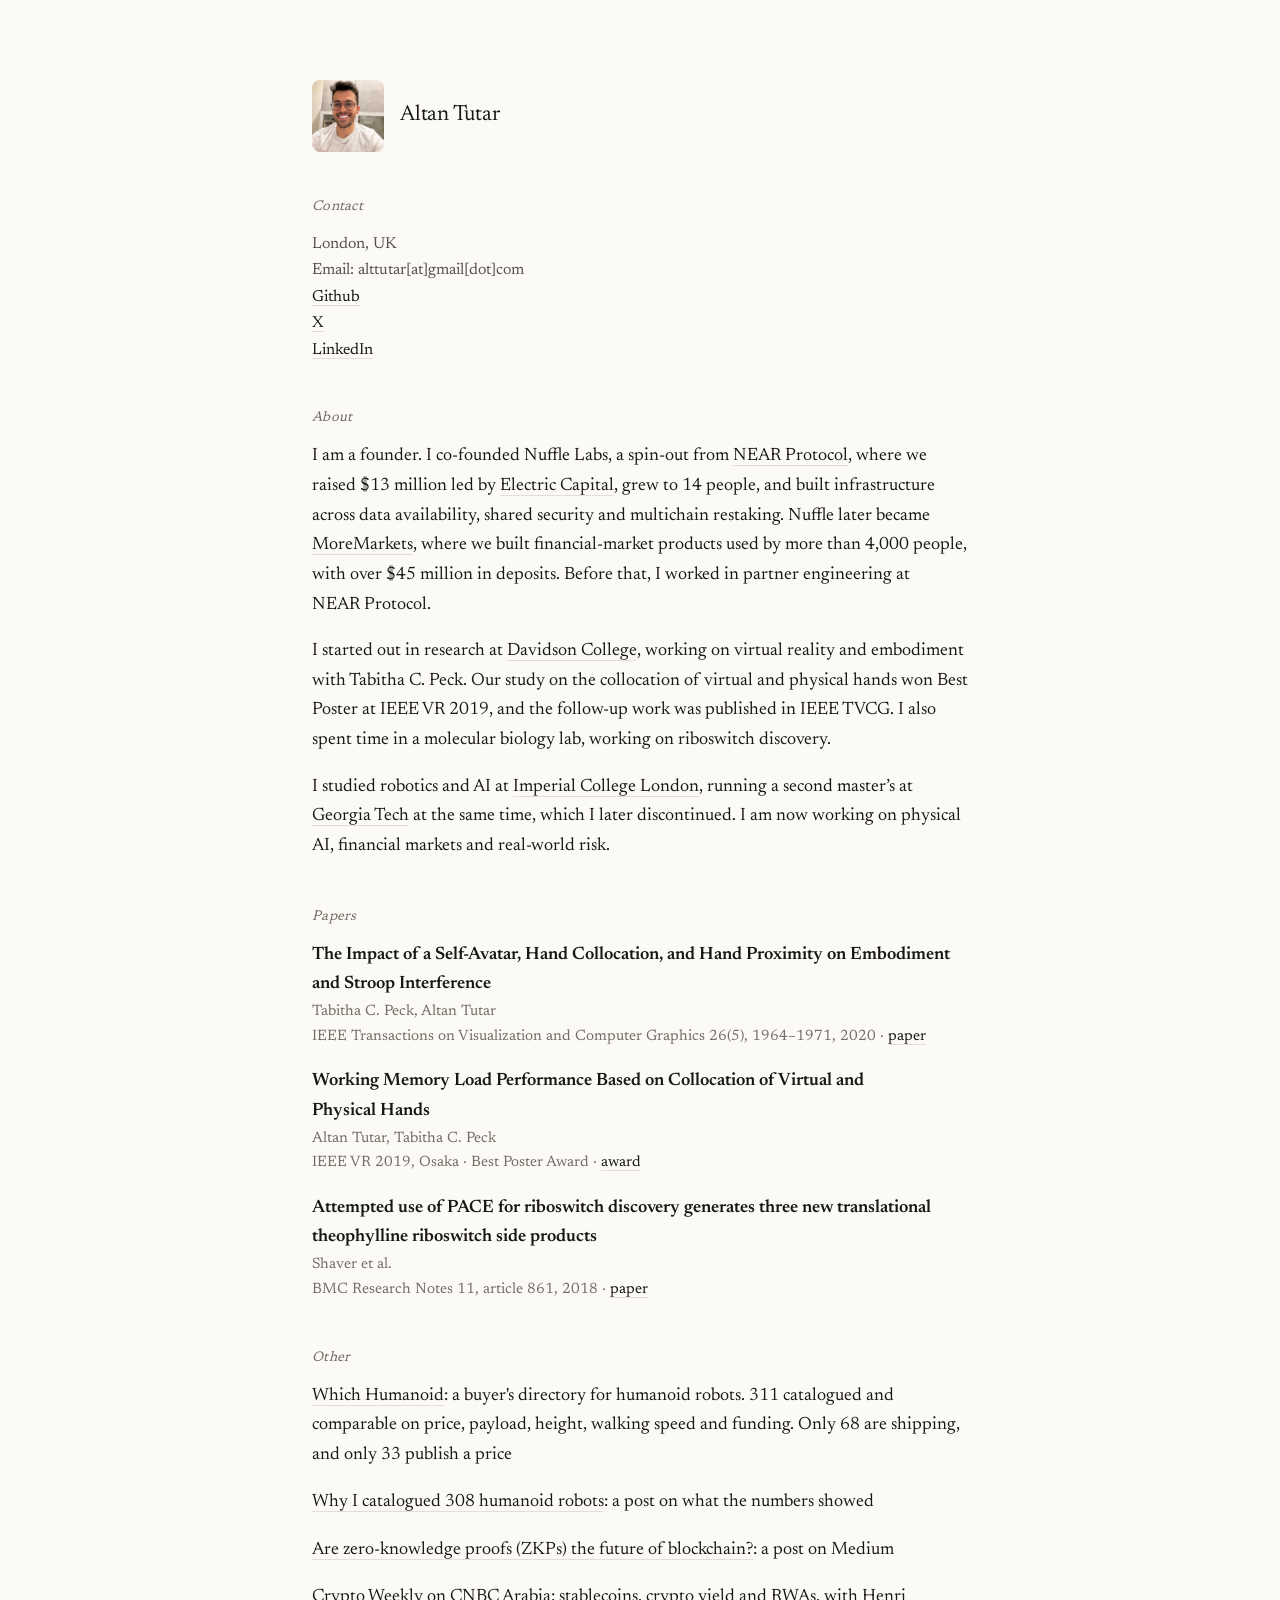
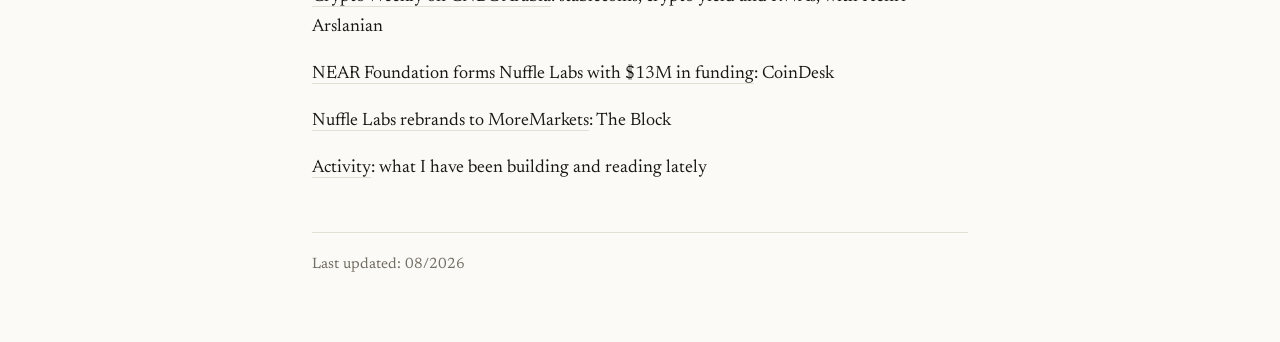
<file: index.html>
<!DOCTYPE html>
<html lang="en">
  <head>
    <meta charset="UTF-8">
    <meta name="viewport" content="width=device-width, initial-scale=1.0">

    <title>Altan Tutar</title>
    <meta name="description" content="Altan Tutar is a founder based in London. Co-founder of Nuffle Labs and MoreMarkets, previously partner engineering at NEAR Protocol. Robotics and AI at Imperial College London.">

    <meta property="og:type" content="website">
    <meta property="og:title" content="Altan Tutar">
    <meta property="og:description" content="Altan Tutar is a founder based in London. Co-founder of Nuffle Labs and MoreMarkets, previously partner engineering at NEAR Protocol. Robotics and AI at Imperial College London.">
    <meta property="og:url" content="https://altantutar.me/">
    <meta property="og:image" content="https://altantutar.me/og.jpg">
    <meta name="twitter:card" content="summary_large_image">

    <link rel="canonical" href="https://altantutar.me/">
    <link rel="icon" href="favicon.svg" type="image/svg+xml">
    <link rel="apple-touch-icon" href="portrait.jpg">
    <link rel="stylesheet" href="main.css">

    <script type="application/ld+json">
    {
      "@context": "https://schema.org",
      "@type": "Person",
      "name": "Altan Tutar",
      "url": "https://altantutar.me",
      "image": "https://altantutar.me/portrait.jpg",
      "jobTitle": "Founder",
      "email": "mailto:alttutar@gmail.com",
      "address": { "@type": "PostalAddress", "addressLocality": "London", "addressCountry": "GB" },
      "alumniOf": [
        { "@type": "CollegeOrUniversity", "name": "Imperial College London" },
        { "@type": "CollegeOrUniversity", "name": "Davidson College" }
      ],
      "knowsAbout": ["Robotics", "Physical AI", "Blockchain infrastructure", "Financial markets", "Real-world risk"],
      "sameAs": [
        "https://github.com/altanapps",
        "https://www.linkedin.com/in/tutaraltan/",
        "https://x.com/altantutar",
        "https://medium.com/@alttutar",
        "https://doi.org/10.1109/TVCG.2020.2973061"
      ]
    }
    </script>
  </head>

  <body>
    <header>
      <img src="portrait.jpg" width="400" height="400" alt="Altan Tutar">
      <h1>Altan Tutar</h1>
    </header>

    <h2>Contact</h2>
    <p class="contact">
      London, UK<br>
      Email: alttutar[at]gmail[dot]com<br>
      <a target="_blank" href="https://github.com/altanapps">Github</a><br>
      <a target="_blank" href="https://x.com/altantutar">X</a><br>
      <a target="_blank" href="https://www.linkedin.com/in/tutaraltan/">LinkedIn</a>
    </p>

    <h2>About</h2>
    <p>
      I am a founder. I co-founded Nuffle Labs, a spin-out from
      <a target="_blank" href="https://near.org">NEAR Protocol</a>, where we raised $13
      million led by <a target="_blank" href="https://www.electriccapital.com">Electric
      Capital</a>, grew to 14 people, and built infrastructure across data availability,
      shared security and multichain restaking. Nuffle later became
      <a target="_blank" href="https://more.markets">MoreMarkets</a>, where we built
      financial-market products used by more than 4,000 people, with over $45 million in
      deposits. Before that, I worked in partner engineering at NEAR Protocol.
    </p>
    <p>
      I started out in research at
      <a target="_blank" href="https://www.davidson.edu">Davidson College</a>, working on
      virtual reality and embodiment with Tabitha C. Peck. Our study on the collocation of
      virtual and physical hands won Best Poster at IEEE VR 2019, and the follow-up work
      was published in IEEE TVCG. I also spent time in a molecular biology lab, working on
      riboswitch discovery.
    </p>
    <p>
      I studied robotics and AI at
      <a target="_blank" href="https://www.imperial.ac.uk">Imperial College London</a>,
      running a second master&rsquo;s at
      <a target="_blank" href="https://www.gatech.edu">Georgia Tech</a> at the same time,
      which I later discontinued. I am now working on physical AI, financial markets and
      real-world risk.
    </p>

    <h2>Papers</h2>
    <ul>
      <li>
        <p><strong>The Impact of a Self-Avatar, Hand Collocation, and Hand Proximity on Embodiment and Stroop Interference</strong></p>
        <p class="meta">
          Tabitha C. Peck, Altan Tutar<br>
          IEEE Transactions on Visualization and Computer Graphics 26(5), 1964&ndash;1971, 2020 &middot;
          <a target="_blank" href="https://doi.org/10.1109/TVCG.2020.2973061">paper</a>
        </p>
      </li>
      <li>
        <p><strong>Working Memory Load Performance Based on Collocation of Virtual and Physical Hands</strong></p>
        <p class="meta">
          Altan Tutar, Tabitha C. Peck<br>
          IEEE VR 2019, Osaka &middot; Best Poster Award &middot;
          <a target="_blank" href="https://ieeevr.org/2019/awards/conference_awards.html">award</a>
        </p>
      </li>
      <li>
        <p><strong>Attempted use of PACE for riboswitch discovery generates three new translational theophylline riboswitch side products</strong></p>
        <p class="meta">
          Shaver et al.<br>
          BMC Research Notes 11, article 861, 2018 &middot;
          <a target="_blank" href="https://doi.org/10.1186/s13104-018-3965-6">paper</a>
        </p>
      </li>
    </ul>

    <h2>Other</h2>
    <ul>
      <li>
        <a target="_blank" href="https://whichhumanoid.ai">Which Humanoid</a>: a buyer's
        directory for humanoid robots. 311 catalogued and comparable on price, payload,
        height, walking speed and funding. Only 68 are shipping, and only 33 publish a price
      </li>
      <li>
        <a href="which-humanoid.html">Why I catalogued 308 humanoid robots</a>: a post on
        what the numbers showed
      </li>
      <li>
        <a target="_blank" href="https://medium.com/@alttutar/are-zero-knowledge-proofs-zkps-the-future-of-blockchain-ecb7223407c2">Are zero-knowledge proofs (ZKPs) the future of blockchain?</a>:
        a post on Medium
      </li>
      <li>
        <a target="_blank" href="https://www.linkedin.com/posts/tutaraltan_its-been-great-to-be-a-guest-on-cnbc-arabia-activity-7393562397799604225-ny4-">Crypto Weekly on CNBC Arabia</a>:
        stablecoins, crypto yield and RWAs, with Henri Arslanian
      </li>
      <li>
        <a target="_blank" href="https://www.coindesk.com/business/2024/06/13/near-foundation-forms-nuffle-labs-with-13m-in-funding">NEAR Foundation forms Nuffle Labs with $13M in funding</a>:
        CoinDesk
      </li>
      <li>
        <a target="_blank" href="https://www.theblock.co/post/345571/near-foundations-independent-entity-nuffle-labs-rebrands-to-moremarkets-pivots-to-creating-an-integrated-liquidity-marketplace">Nuffle Labs rebrands to MoreMarkets</a>:
        The Block
      </li>
      <li>
        <a href="activity.html">Activity</a>: what I have been building and reading lately
      </li>
    </ul>

    <hr>

    <footer>Last updated: 08/2026</footer>
  </body>
</html>
</file>
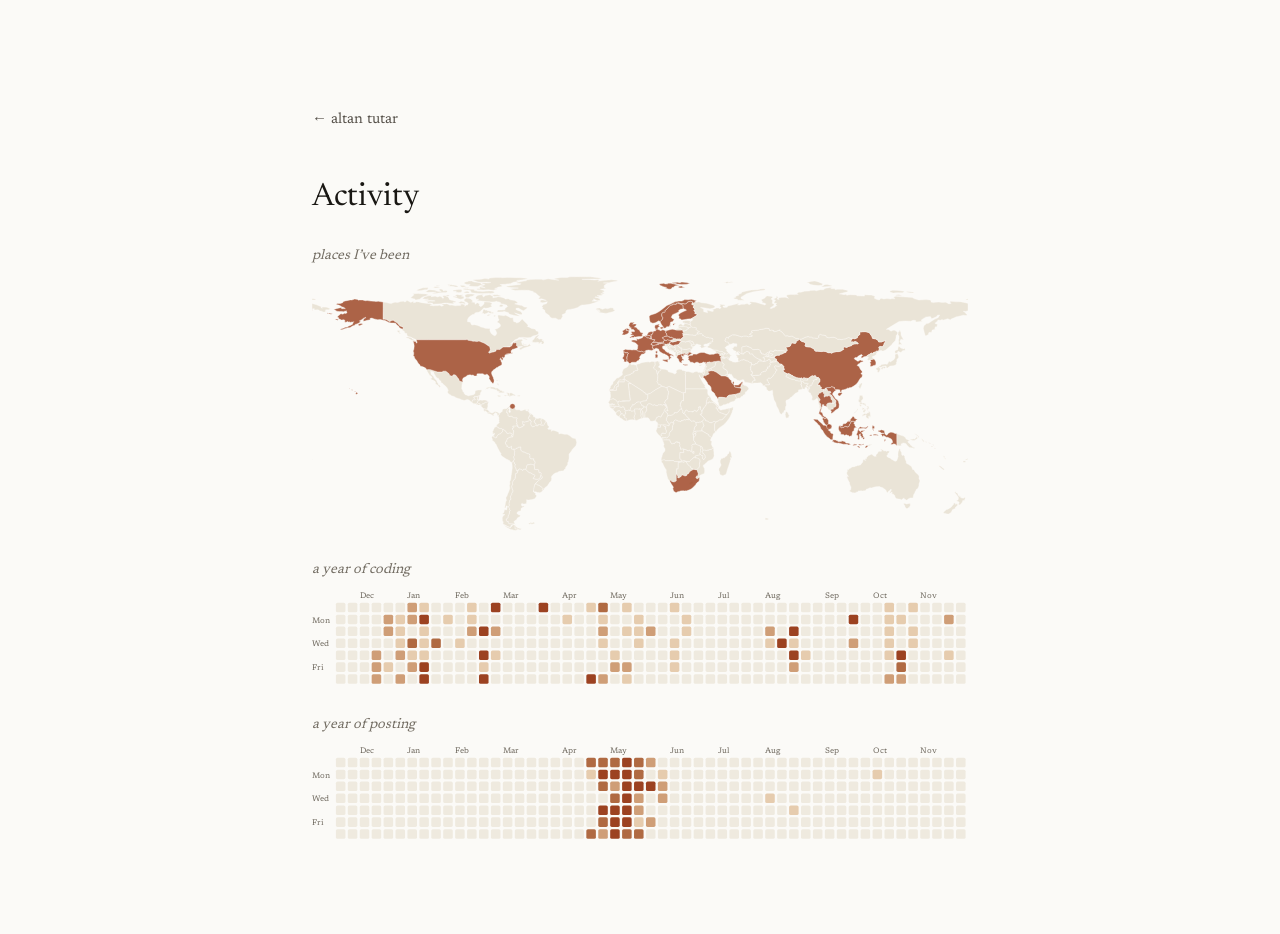
<file: activity.html>
<!doctype html>
<html lang="en">
  <head>
    <meta charset="utf-8" />
    <meta name="viewport" content="width=device-width, initial-scale=1" />

    <title>Activity — Altan Tutar</title>
    <meta name="description" content="Countries Altan Tutar has been to, and a year of coding and posting activity." />

    <link rel="canonical" href="https://altantutar.me/activity.html" />
    <link rel="icon" href="favicon.svg" type="image/svg+xml" />
    <link rel="stylesheet" href="style.css" />
  </head>

  <body>
    <nav class="tabs">
      <a class="home" href="index.html">&#8592; altan tutar</a>
    </nav>

    <h1 class="page-title">Activity</h1>

    <div class="group">
      <h2>places I&rsquo;ve been</h2>
      <!-- WIDGET:map -->
<div class="worldmap"><svg viewBox="0 0 1000 388.9" role="img" aria-label="World map, countries I have visited filled in"><path class="country" d="M670.0 134.3 672.9 135.4 675.0 135.0 675.5 133.7 677.7 133.3 679.3 132.5 679.9 130.2 682.2 129.7 682.6 128.7 683.9 129.5 684.8 129.6 686.3 129.6 688.4 130.2 689.3 130.5 691.3 129.6 692.2 130.1 693.1 128.9 694.8 128.9 695.5 127.4 696.7 126.4 698.2 127.1 697.9 127.9 698.7 128.0 698.5 130.4 699.6 131.3 700.5 130.7 701.8 130.4 703.5 129.2 705.4 129.4 708.3 129.4 708.8 130.2 707.2 130.5 705.7 131.0 702.6 131.3 699.6 131.9 698.0 133.1 698.6 134.3 698.9 135.7 697.5 136.9 697.7 137.9 696.9 138.9 694.3 138.8 695.3 140.7 693.6 141.4 692.4 143.1 692.5 144.7 691.5 145.5 690.4 145.2 688.3 145.6 688.0 146.4 685.9 146.4 684.4 148.0 684.3 150.3 680.7 151.5 678.8 151.2 676.5 151.5 673.7 151.9 669.1 150.5 671.6 148.0 671.4 146.2 669.3 145.7 669.1 143.9 668.2 141.7 669.3 140.2 668.1 139.8 668.9 137.8 670.0 134.3Z"></path><text class="label" x="6" y="381">Afghanistan</text><path class="country" d="M545.4 249.7 546.0 251.7 546.8 253.4 547.5 254.3 548.5 255.8 550.4 255.5 551.3 255.1 552.8 255.5 553.9 253.2 555.7 253.1 557.2 252.6 557.0 253.6 560.4 253.6 560.4 255.3 561.0 256.4 560.6 258.1 560.8 259.8 561.7 260.8 561.5 264.1 563.4 263.9 565.2 263.5 566.4 263.7 566.7 264.6 566.4 265.9 566.9 267.2 566.5 268.2 566.7 269.2 560.9 269.2 560.8 278.0 562.7 280.3 564.5 282.0 559.4 283.1 552.7 282.8 550.7 281.4 539.5 281.5 537.4 280.5 535.6 280.4 533.9 280.9 532.6 281.4 532.3 279.7 532.7 277.2 533.7 274.7 533.8 273.5 534.7 271.0 535.4 269.8 537.0 268.0 537.9 266.8 538.2 264.7 538.0 263.1 537.2 262.2 536.4 260.5 535.8 258.8 536.8 257.1 535.9 254.4 535.4 252.6 534.0 250.8 535.4 249.9 536.2 250.0 537.2 249.6 545.4 249.7ZM534.5 249.1 533.8 249.4 533.1 247.3 534.2 246.1 535.1 245.7 536.1 246.6 535.1 247.2 534.6 247.9 534.5 249.1Z"></path><text class="label" x="6" y="381">Angola</text><path class="country" d="M557.2 117.1 556.8 118.0 557.2 119.2 558.4 119.9 558.3 120.6 557.4 121.0 557.3 121.9 556.0 123.3 555.4 122.5 553.9 121.5 553.7 120.2 553.9 118.3 554.3 117.4 553.6 116.1 554.8 114.8 555.8 115.0 556.3 115.8 557.2 117.1Z"></path><text class="label" x="6" y="381">Albania</text><path class="country v" d="M643.3 166.0 646.0 166.2 648.3 166.3 650.0 166.3 651.9 164.5 654.0 162.7 655.8 161.0 656.3 161.9 656.7 164.1 655.2 164.1 655.0 165.9 654.2 166.9 654.2 168.0 653.4 169.1 653.4 170.3 644.4 169.4 643.4 166.6Z"></path><text class="label" x="6" y="381">United Arab Emirates</text><path class="country" d="M318.1 386.7 315.4 386.8 314.0 385.8 312.3 385.8 309.4 385.8 309.3 379.6 310.4 380.8 311.8 382.9 315.4 384.6 319.3 385.3 318.1 386.7ZM319.5 294.7 321.2 296.7 322.3 294.4 325.4 294.6 331.0 299.7 333.3 300.1 336.6 302.2 339.5 303.2 339.9 304.5 337.2 308.7 340.0 309.4 343.1 309.9 345.3 309.4 347.8 307.3 348.3 304.8 349.6 304.3 351.0 305.9 351.0 308.1 348.6 309.7 346.8 310.8 343.6 313.5 339.9 317.3 339.2 319.5 338.5 322.4 338.5 325.1 337.7 327.5 337.5 329.0 341.0 331.4 340.7 333.3 342.4 334.5 342.3 335.8 339.6 339.4 335.5 340.9 329.9 341.5 326.8 341.2 327.4 342.9 326.9 344.9 327.4 346.3 325.7 347.3 322.9 347.7 320.2 346.7 319.1 347.4 319.5 350.2 321.4 351.0 322.9 350.1 323.7 351.6 321.2 352.4 318.9 354.2 318.5 357.0 317.9 358.4 315.3 358.5 313.1 359.9 312.3 362.0 315.0 364.0 317.7 364.6 316.7 367.0 313.4 368.6 311.6 371.9 309.1 373.0 307.9 374.3 308.8 377.2 310.7 378.8 309.5 378.6 306.9 378.2 300.2 377.8 299.1 376.2 299.1 374.1 297.3 374.3 296.3 373.3 296.1 370.3 298.2 369.1 299.1 367.4 298.8 366.0 300.2 363.6 301.2 359.9 300.9 358.3 302.2 357.7 301.9 356.7 300.6 356.1 301.5 355.0 300.2 353.9 299.6 350.7 300.7 350.2 300.2 346.8 300.9 343.9 301.6 341.4 303.3 340.4 302.4 337.7 302.4 335.2 304.5 333.4 304.5 331.0 306.1 328.3 306.1 325.8 305.3 325.3 304.1 320.5 305.8 317.6 305.5 314.9 306.5 312.4 308.3 309.8 310.3 308.1 309.5 307.0 310.0 306.1 310.0 301.4 313.0 300.1 313.9 297.2 315.9 294.0 319.5 294.7Z"></path><text class="label" x="6" y="381">Argentina</text><path class="country" d="M621.1 119.2 624.9 118.8 625.5 119.5 626.6 120.0 627.5 121.6 626.7 122.5 627.9 123.3 629.1 123.7 629.2 125.6 628.2 125.7 627.0 124.1 625.8 123.7 625.0 122.9 623.3 122.2 621.3 121.5 621.5 120.2 621.1 119.2Z"></path><text class="label" x="6" y="381">Armenia</text><path class="country" d="M691.5 368.4 693.3 369.3 695.9 369.6 695.2 371.4 691.0 371.6 690.9 370.1 691.3 369.0Z"></path><text class="label" x="6" y="381">French Southern and Antarctic Lands</text><path class="country" d="M903.9 346.7 906.6 347.6 908.1 347.2 910.2 346.7 911.9 346.9 912.1 350.2 911.2 351.1 910.9 353.4 909.9 352.6 908.0 354.6 905.7 354.3 904.0 351.9 903.6 350.1 902.0 347.7 902.1 346.4 903.9 346.7ZM898.8 271.6 899.8 273.8 901.6 272.7 902.5 273.9 903.8 275.0 903.5 276.2 904.1 278.6 904.5 280.0 906.0 282.7 905.7 284.1 906.6 286.0 909.6 287.5 911.6 288.8 913.5 290.0 914.7 292.4 915.8 295.4 916.9 294.8 918.0 296.0 919.2 298.5 921.1 300.2 922.4 301.3 924.6 303.5 925.4 305.8 925.4 307.3 925.3 309.1 926.6 311.4 926.4 313.9 925.9 315.2 925.2 317.6 925.2 319.2 924.7 321.2 923.5 323.8 921.4 325.1 920.4 327.3 919.5 328.6 918.7 331.0 917.6 332.4 916.9 334.5 916.5 336.4 916.7 337.3 915.1 338.3 912.0 338.4 909.4 339.5 908.1 340.6 906.4 341.8 904.1 340.5 902.4 340.1 902.9 338.6 901.3 339.1 898.9 341.1 896.5 340.4 894.9 340.0 893.4 339.8 890.7 339.0 888.9 337.2 888.4 335.1 887.7 333.7 886.3 332.6 883.7 332.3 884.6 330.9 883.9 328.9 882.6 330.8 880.1 331.3 881.5 329.8 882.0 328.1 883.0 326.8 882.8 324.7 880.5 327.1 878.8 328.1 877.7 330.3 875.6 329.1 875.7 327.6 873.9 325.6 872.5 324.6 869.4 322.3 867.5 322.2 864.8 320.8 859.8 321.1 856.2 322.1 853.1 323.0 850.4 322.8 847.5 324.3 845.1 324.9 844.5 326.4 843.5 327.5 841.1 327.5 839.4 327.8 836.9 327.3 834.9 327.6 833.0 327.7 831.4 329.2 830.6 329.1 829.2 329.9 827.8 330.7 825.8 330.6 824.0 330.6 821.0 328.9 819.5 328.3 819.6 326.7 821.0 326.4 821.3 324.7 821.7 322.8 821.4 321.2 819.9 318.3 819.4 316.8 819.6 315.2 818.4 313.4 818.4 312.6 817.1 311.4 816.8 309.3 815.2 307.1 814.8 305.9 816.1 307.1 815.1 304.5 816.5 305.3 817.3 306.4 817.3 305.0 815.9 302.8 815.6 301.9 815.0 301.1 815.3 299.5 816.2 297.4 815.9 295.8 817.1 293.8 817.3 295.9 818.5 294.0 820.7 293.1 822.1 291.9 824.2 290.8 825.5 290.6 826.2 291.0 828.4 289.9 830.1 289.6 831.3 288.8 832.8 288.8 835.7 288.0 837.2 286.8 837.9 285.3 839.6 283.9 839.7 282.8 839.8 281.3 841.7 278.9 842.9 281.3 844.1 280.8 843.1 279.4 843.9 278.1 845.2 278.7 845.5 276.6 847.0 275.2 847.7 274.1 849.1 273.6 849.1 272.9 850.3 273.2 851.6 272.1 853.0 271.7 855.0 273.0 856.6 274.6 858.3 274.7 860.1 274.9 859.5 273.4 860.8 271.2 862.1 270.4 862.8 268.2 864.5 267.2 865.9 267.5 868.3 267.0 868.2 265.6 866.2 264.7 867.7 264.3 869.5 264.9 871.0 266.1 873.3 266.8 874.1 266.5 875.8 267.4 877.5 266.6 878.5 266.8 880.4 267.7 879.7 269.1 878.6 270.3 877.7 270.4 878.0 271.5 877.2 272.9 876.2 274.2 876.4 275.0 878.6 276.5 880.7 277.4 882.2 278.4 884.2 280.0 885.0 280.0 886.4 280.7 886.8 281.6 889.5 282.5 891.3 281.6 891.9 280.1 892.4 278.9 892.8 277.3 893.6 275.1 893.2 273.8 893.4 273.0 893.1 271.4 893.5 269.3 893.6 267.8 894.2 266.3 894.8 264.8 894.8 264.0 895.9 263.0 896.7 264.3 896.9 266.1 897.7 267.6 898.7 269.0 898.9 270.6 898.8 271.6Z"></path><text class="label" x="6" y="381">Australia</text><path class="country v" d="M547.2 99.7 547.0 100.8 545.4 100.8 545.0 103.2 542.0 103.7 540.6 104.4 538.4 104.1 534.4 103.4 533.8 102.5 531.0 102.9 529.0 103.1 527.6 103.0 526.3 102.5 526.7 101.3 527.5 101.2 528.9 101.9 529.3 101.2 531.7 101.3 533.7 100.8 535.1 100.9 535.9 101.5 535.8 99.2 536.8 98.8 537.8 97.6 539.8 98.5 541.4 97.3 542.4 97.1 544.5 98.0 545.8 97.8 547.1 98.3 547.2 99.7Z"></path><text class="label" x="6" y="381">Austria</text><path class="country" d="M625.0 122.9 625.8 123.7 627.1 123.7 628.2 125.7 626.3 125.4 624.9 124.1 624.4 123.0ZM631.6 118.8 632.8 119.0 633.3 118.3 635.0 117.2 636.4 118.7 637.8 120.6 639.1 120.8 640.0 121.5 637.7 121.7 637.2 123.9 636.7 124.9 635.7 125.5 635.8 126.9 633.4 125.6 634.3 124.2 633.5 123.4 632.5 123.6 629.2 125.6 629.1 123.7 627.9 123.3 626.7 122.5 627.5 121.6 626.0 120.7 625.5 119.5 624.9 118.8 627.7 119.1 629.2 119.3 628.2 117.4 628.9 117.1 629.7 117.2 631.6 118.8Z"></path><text class="label" x="6" y="381">Azerbaijan</text><path class="country" d="M581.5 245.8 581.3 242.5 580.6 241.2 582.3 241.4 583.2 239.9 584.6 240.0 584.8 241.1 585.4 242.7 583.7 244.7 582.6 245.7 581.5 245.8Z"></path><text class="label" x="6" y="381">Burundi</text><path class="country v" d="M509.2 90.7 511.2 90.9 513.8 90.3 515.6 91.6 517.1 92.2 516.8 94.1 516.1 94.2 515.8 95.8 513.3 94.5 511.9 94.7 510.0 93.4 508.7 92.3 507.4 92.2 507.0 91.3 509.2 90.7Z"></path><text class="label" x="6" y="381">Belgium</text><path class="country" d="M507.5 216.0 505.2 216.3 504.5 214.4 504.6 208.0 504.0 206.0 503.0 205.1 502.1 204.3 502.5 202.8 503.5 202.5 504.0 201.3 505.4 201.0 506.0 200.2 506.9 199.4 507.9 199.4 510.0 200.9 509.9 201.9 510.5 203.5 510.0 204.6 510.3 205.4 508.9 207.1 508.1 208.0 507.6 209.7 507.6 211.5 507.5 216.0Z"></path><text class="label" x="6" y="381">Benin</text><path class="country" d="M492.1 206.6 490.2 205.8 488.9 205.9 488.0 206.6 486.7 206.1 486.2 205.1 485.0 204.5 484.8 202.9 485.6 201.7 485.5 200.8 487.7 198.5 488.1 196.6 488.9 195.9 490.2 196.3 491.4 195.7 491.8 195.0 493.9 193.8 494.4 192.9 497.0 191.7 498.6 191.3 501.0 191.9 500.8 193.2 501.2 194.5 502.8 196.3 502.8 197.6 506.0 198.3 506.0 200.2 505.4 201.0 504.0 201.3 503.5 202.5 502.5 202.8 500.1 202.7 498.8 202.5 497.9 203.0 496.7 202.8 491.8 202.9 491.8 204.5 492.1 206.6Z"></path><text class="label" x="6" y="381">Burkina Faso</text><path class="country" d="M757.4 172.1 757.4 174.1 756.4 173.7 756.6 175.9 755.8 174.5 755.6 173.1 755.1 171.7 753.9 170.1 751.4 170.0 751.6 171.1 750.8 172.7 749.6 172.1 748.4 172.3 747.3 172.1 746.9 169.8 745.9 167.7 746.4 166.0 744.7 165.3 745.3 164.3 747.0 163.2 745.0 161.8 746.0 159.9 748.2 161.1 749.5 161.2 749.8 163.1 752.4 163.5 755.0 163.5 756.6 164.0 755.3 166.3 754.1 166.5 753.2 168.1 754.7 169.5 755.2 167.7 756.0 167.7 757.4 172.1Z"></path><text class="label" x="6" y="381">Bangladesh</text><path class="country" d="M562.9 110.5 563.7 111.6 564.8 111.4 566.9 111.8 571.0 112.0 572.4 111.3 575.7 110.6 577.7 111.6 579.3 111.9 577.9 113.1 576.9 115.1 577.8 116.6 575.4 116.3 572.5 117.2 572.5 118.5 570.0 118.8 568.0 117.8 565.8 118.6 563.8 118.5 563.6 116.7 562.2 115.8 562.3 115.1 562.8 114.2 563.9 113.3 562.5 112.1 562.3 111.1Z"></path><text class="label" x="6" y="381">Bulgaria</text><path class="country" d="M284.6 167.3 283.2 165.9 282.2 165.1 282.8 163.3 283.6 163.4 284.6 165.7 284.6 167.3ZM283.8 159.5 280.8 159.9 280.6 158.9 281.9 158.7 283.8 158.8 283.8 159.5ZM286.1 159.5 285.6 161.5 285.2 159.6 283.9 158.5 286.1 159.5Z"></path><text class="label" x="6" y="381">The Bahamas</text><path class="country" d="M552.8 108.7 553.8 108.7 553.1 109.9 554.4 111.0 554.0 112.3 552.9 112.7 552.0 113.3 551.6 114.9 549.1 113.8 548.0 112.7 547.0 112.0 545.7 111.0 545.1 110.1 543.8 108.8 544.3 107.7 545.3 108.3 547.2 107.7 549.6 108.1 551.5 108.1 552.8 108.7Z"></path><text class="label" x="6" y="381">Bosnia and Herzegovina</text><path class="country" d="M565.2 83.6 567.9 83.6 570.9 82.6 571.6 81.0 573.9 80.1 573.6 78.8 575.3 78.4 578.3 77.3 581.2 78.0 583.0 78.4 585.8 79.0 586.0 80.3 585.4 81.1 587.2 82.9 588.3 83.4 590.0 84.4 590.8 85.1 589.7 85.7 587.5 85.6 587.6 86.8 588.3 88.6 585.9 88.8 585.1 89.4 584.9 90.8 583.8 90.5 581.3 90.6 580.5 90.0 579.5 90.5 578.4 90.1 576.3 90.0 573.2 89.4 570.4 89.1 568.2 89.2 566.7 90.0 565.4 90.1 565.3 88.8 564.4 87.5 566.1 87.0 566.1 85.9 565.4 84.8 565.2 83.6Z"></path><text class="label" x="6" y="381">Belarus</text><path class="country" d="M252.4 183.9 253.2 183.7 254.2 182.0 255.3 182.4 255.2 183.1 254.8 184.3 254.7 185.8 254.6 187.4 254.0 188.2 253.0 189.2 252.1 189.2 252.4 186.1 252.4 183.9Z"></path><text class="label" x="6" y="381">Belize</text><path class="country" d="M325.4 294.6 322.3 294.4 321.2 296.7 319.5 294.7 315.9 294.0 313.6 296.5 311.6 296.9 310.5 293.0 309.0 289.9 309.9 287.2 308.4 286.1 308.1 284.1 306.7 282.2 308.4 279.2 307.3 276.8 307.9 275.9 307.4 274.9 308.5 273.5 308.5 271.1 308.7 269.2 309.3 268.2 306.9 263.8 308.9 264.0 310.4 263.9 311.0 263.1 313.4 262.0 314.9 260.9 318.5 260.5 318.2 262.5 318.6 263.6 318.3 265.5 321.3 268.0 324.5 268.4 325.5 269.5 327.4 270.0 328.6 270.8 330.3 270.8 331.9 271.6 332.1 273.2 332.6 274.0 332.6 275.2 331.8 275.3 332.9 278.5 338.2 278.6 337.8 280.2 338.1 281.3 339.6 282.1 340.3 283.8 339.8 286.0 339.0 287.2 339.3 288.8 338.4 289.4 338.4 288.5 335.8 287.1 333.2 287.1 328.4 287.9 327.0 290.3 327.0 291.8 325.9 295.1Z"></path><text class="label" x="6" y="381">Bolivia</text><path class="country" d="M339.9 317.3 343.6 313.5 346.8 310.8 348.6 309.7 351.0 308.1 351.0 305.9 349.6 304.3 348.3 304.8 348.8 303.2 349.2 301.6 349.2 300.1 348.2 299.6 347.1 300.0 346.1 299.9 345.8 298.8 345.5 296.3 345.0 295.4 343.1 294.7 342.0 295.2 339.1 294.7 339.2 290.9 338.4 289.4 339.3 288.8 339.0 287.2 339.8 286.0 340.3 283.8 339.6 282.1 338.1 281.3 337.8 280.2 338.2 278.6 332.9 278.5 331.8 275.3 332.6 275.2 332.6 274.0 332.1 273.2 331.9 271.6 330.3 270.8 328.6 270.8 327.4 270.0 325.5 269.5 324.5 268.4 321.3 268.0 318.3 265.5 318.6 263.6 318.2 262.5 318.5 260.5 314.9 260.9 313.4 262.0 311.0 263.1 310.4 263.9 308.9 264.0 306.9 263.8 305.3 264.2 304.0 263.9 304.2 259.7 301.9 261.3 299.5 261.3 298.4 259.8 296.6 259.6 297.2 258.4 295.6 256.7 294.5 254.2 295.2 253.7 295.2 252.6 296.9 251.8 296.6 250.3 297.3 249.3 297.5 248.0 300.7 246.1 303.0 245.6 305.9 245.3 307.1 237.7 307.2 236.5 306.7 234.9 305.5 233.9 305.5 231.8 307.1 231.4 307.7 230.6 306.1 230.3 306.1 228.6 311.5 228.6 312.4 227.7 313.2 228.6 313.7 230.2 315.8 231.3 317.9 231.1 318.5 230.3 320.5 229.6 321.7 229.2 322.0 228.0 324.0 227.2 321.5 226.4 321.1 224.7 321.2 222.8 320.0 222.1 322.5 222.2 324.7 222.9 325.5 222.2 327.5 221.8 330.6 220.7 331.7 219.7 331.3 218.9 332.7 218.8 333.0 220.6 334.0 221.1 334.6 222.3 333.8 223.3 333.4 225.7 334.1 227.1 334.3 228.4 336.0 229.7 337.4 229.8 338.6 229.2 339.8 228.7 340.7 227.9 342.3 228.2 344.5 228.3 344.2 227.2 344.5 226.4 345.6 226.6 347.0 226.3 348.5 226.9 349.8 227.5 350.6 226.7 351.6 227.6 352.9 227.4 354.0 226.4 354.9 224.3 356.5 221.8 357.5 221.7 358.1 223.2 359.7 228.1 361.2 228.5 361.3 230.4 359.2 232.7 360.0 233.6 364.9 234.0 365.0 236.8 367.2 235.0 370.6 236.0 375.3 237.7 376.6 239.3 376.2 240.8 379.4 240.0 384.8 241.4 388.9 241.3 393.1 243.6 396.6 246.7 398.7 247.5 401.1 247.6 402.1 248.5 403.1 252.1 403.5 253.7 402.4 258.3 401.0 260.1 397.1 264.0 395.3 267.1 393.3 269.6 391.8 271.7 392.0 276.9 391.2 281.1 390.9 283.0 390.0 284.1 389.6 287.8 386.7 291.4 386.3 294.3 384.0 295.5 383.4 297.1 380.3 297.1 376.0 298.2 374.0 299.4 370.9 300.3 367.6 302.5 365.3 305.2 364.9 307.3 365.3 308.8 364.8 311.6 364.2 313.0 362.3 314.5 359.2 319.4 356.7 321.6 354.8 322.9 353.6 325.6 351.7 327.1 351.0 325.6 352.2 324.3 350.6 322.4 348.4 320.8 345.6 319.0 344.5 319.1 341.7 317.0 339.9 317.3Z"></path><text class="label" x="6" y="381">Brazil</text><path class="country" d="M817.2 220.8 818.3 219.7 820.7 218.2 820.6 219.6 820.4 221.3 819.1 221.3 818.5 222.2 817.2 220.8Z"></path><text class="label" x="6" y="381">Brunei</text><path class="country" d="M754.7 156.2 755.8 157.1 755.6 158.8 753.4 158.9 751.0 158.7 749.3 159.1 746.8 158.1 748.5 155.4 750.0 154.7 752.0 155.4 753.5 155.4 754.7 156.2Z"></path><text class="label" x="6" y="381">Bhutan</text><path class="country" d="M571.2 284.8 572.7 286.9 575.8 290.0 577.0 290.3 577.0 291.3 577.8 293.0 580.0 293.5 581.8 294.7 577.8 296.8 575.3 298.8 574.4 300.7 573.6 301.7 572.1 301.9 571.6 303.3 571.3 304.1 569.5 304.8 567.3 304.6 565.9 303.9 564.8 303.5 563.4 304.2 562.7 305.5 561.4 306.3 560.0 307.6 558.0 307.9 557.4 306.9 557.7 305.2 556.0 302.6 555.3 302.1 555.3 294.0 558.0 293.9 558.1 284.0 560.2 284.0 564.4 283.0 565.5 284.1 567.3 283.0 568.1 283.0 569.7 282.4 571.2 284.8Z"></path><text class="label" x="6" y="381">Botswana</text><path class="country" d="M542.4 212.7 544.7 212.5 545.3 211.8 546.4 212.5 549.9 211.4 551.1 210.3 552.5 209.4 552.3 208.4 553.0 208.1 555.7 208.3 558.3 207.0 560.3 204.0 561.8 202.9 563.5 202.4 563.8 203.6 565.4 205.3 565.4 206.4 565.0 207.6 565.2 208.5 566.1 209.3 568.2 210.5 569.8 211.6 569.8 212.5 571.7 214.0 572.8 215.2 573.5 216.8 575.6 217.9 576.0 218.8 575.1 219.1 573.3 219.0 571.3 218.7 570.2 219.0 568.9 219.7 567.8 219.1 564.7 220.5 563.4 220.3 562.2 222.1 560.2 221.6 558.1 221.3 556.4 220.3 554.1 219.4 552.6 220.3 551.5 221.7 551.3 223.6 549.5 223.5 547.6 223.0 545.9 224.5 544.5 227.0 544.2 226.2 544.1 225.0 542.8 224.1 541.8 222.6 541.5 221.6 540.2 220.2 540.4 219.4 540.2 218.2 540.4 216.0 542.4 212.7Z"></path><text class="label" x="6" y="381">Central African Republic</text><path class="country" d="M323.2 104.0 325.2 104.4 327.7 104.3 326.4 105.5 325.3 105.6 321.8 104.5 321.1 103.5 322.2 102.7 323.2 104.0ZM328.3 96.9 327.0 97.0 323.4 96.1 320.8 94.8 321.7 94.6 325.4 95.3 328.2 96.4ZM156.9 98.6 155.5 99.0 151.0 97.7 150.1 96.7 147.6 95.8 147.1 95.0 144.3 94.5 143.2 92.9 146.4 92.9 148.1 93.3 150.7 93.6 151.6 94.6 153.0 95.9 155.8 97.1 156.9 98.6ZM344.1 92.5 342.2 95.0 344.0 94.0 345.9 94.6 344.9 95.6 347.4 96.4 348.7 95.7 351.5 96.5 350.6 98.6 352.5 98.1 352.9 99.6 353.8 101.3 352.6 103.7 351.3 103.8 349.5 103.3 350.1 101.0 349.3 100.7 346.1 103.1 344.5 103.0 346.4 101.7 343.7 101.0 340.8 101.2 335.4 101.1 334.9 100.3 336.7 99.3 335.5 98.5 337.8 96.9 340.7 92.5 342.4 90.9 344.8 89.9 346.1 90.0 345.6 90.8 344.1 92.5ZM131.4 83.2 134.0 83.0 133.2 86.2 135.6 88.4 134.5 88.4 132.8 87.1 131.8 85.8 130.4 85.0 129.9 83.7 130.1 82.9 131.4 83.2ZM279.8 60.7 278.7 62.1 277.5 61.9 276.8 61.1 278.0 60.0 279.1 60.1 279.8 60.7ZM272.5 59.1 269.3 60.7 267.3 60.6 266.7 59.9 268.7 58.6 272.6 58.6ZM263.4 51.0 264.0 52.2 265.4 51.7 267.0 52.5 270.0 53.4 273.2 54.3 273.5 55.6 275.5 55.4 277.5 56.3 275.0 57.2 270.7 56.5 269.1 55.3 266.4 56.8 262.4 58.2 261.5 56.6 257.7 56.8 260.1 55.5 260.5 53.3 261.4 50.7 263.4 51.0ZM289.3 46.8 286.1 46.9 285.5 45.6 286.6 44.0 289.2 43.6 291.3 44.4 291.4 45.6 289.3 46.8ZM234.3 41.4 232.6 42.3 228.8 41.5 226.6 41.8 222.8 40.6 225.2 39.7 227.2 38.5 230.1 39.3 231.8 39.8 232.6 40.3 234.3 41.4ZM248.5 40.3 248.5 43.1 252.2 40.9 255.5 42.7 254.7 44.8 257.4 46.7 260.3 44.7 262.3 42.3 262.4 39.2 266.4 39.4 270.5 39.8 274.2 41.2 274.4 42.6 272.3 44.1 274.3 45.6 273.9 46.9 268.5 48.9 264.6 49.3 261.8 48.5 260.9 49.8 258.2 52.2 257.4 53.4 254.2 55.3 250.2 55.5 248.0 56.6 247.9 58.4 244.6 58.8 241.2 61.0 238.2 64.2 237.1 66.4 237.0 69.6 241.1 70.1 242.3 72.7 243.6 74.8 247.5 74.2 252.7 75.4 255.4 76.5 257.4 77.8 260.9 78.5 263.9 79.7 268.4 79.9 271.5 80.1 271.0 82.6 271.9 85.3 273.9 88.5 278.0 91.1 280.2 90.2 281.7 87.3 280.2 82.9 278.3 81.5 282.7 80.2 285.8 78.2 287.4 76.3 287.2 74.4 285.3 72.1 281.9 70.0 285.2 67.1 284.0 64.6 283.0 60.2 285.0 59.6 289.7 60.3 292.6 60.6 294.9 59.9 297.5 60.8 300.9 62.4 301.7 63.5 306.7 63.7 306.6 66.1 307.5 69.6 310.1 70.0 312.1 71.6 316.1 70.1 318.8 67.0 320.6 65.7 322.8 68.2 326.4 71.8 329.5 75.1 328.3 76.8 332.0 78.4 334.5 80.0 339.0 80.7 340.7 81.6 341.8 83.9 344.0 84.3 345.1 85.4 345.3 88.5 343.3 89.5 341.3 90.5 336.7 91.5 333.2 93.8 328.5 94.2 322.6 93.6 318.4 93.6 315.6 93.8 313.2 95.8 309.7 97.0 305.7 100.7 302.5 103.3 304.8 102.8 309.3 99.2 315.1 96.9 319.3 96.6 321.7 97.9 319.1 99.8 320.0 102.8 320.9 104.9 324.5 106.3 329.1 105.9 331.9 102.8 332.1 104.8 333.9 105.8 330.4 107.6 324.3 109.3 321.5 110.4 318.4 112.4 316.3 112.2 316.2 109.8 321.0 107.5 316.6 107.6 313.5 108.0 311.7 106.4 311.7 102.6 310.5 101.8 308.6 102.3 307.7 101.5 305.6 103.6 304.7 105.8 303.7 107.1 302.5 107.5 301.7 107.6 296.3 108.3 292.0 108.3 290.8 108.8 287.8 110.8 286.6 112.1 284.1 112.1 281.3 112.2 280.1 112.6 280.8 114.0 277.1 115.7 274.2 116.1 271.0 117.6 269.4 117.1 269.7 115.5 271.0 113.9 271.8 112.3 271.3 109.9 270.7 107.4 267.8 106.1 267.7 105.2 267.0 105.2 266.3 104.1 265.0 104.3 264.2 103.1 262.1 102.2 259.8 101.2 257.1 100.2 254.5 99.2 252.0 99.9 251.1 100.0 247.7 99.3 245.4 99.6 242.8 98.8 239.9 98.3 238.0 98.1 237.1 97.7 236.6 96.1 235.7 96.2 235.7 97.2 229.9 97.2 220.4 97.2 211.0 97.2 202.6 97.2 194.3 97.2 186.1 97.2 177.6 97.2 174.9 97.2 166.7 97.2 158.8 97.2 153.0 94.5 151.0 93.3 146.0 92.1 144.5 89.7 144.9 88.0 141.3 86.8 140.8 84.6 137.5 82.5 137.4 81.1 138.9 79.8 138.9 78.0 134.1 76.2 131.3 73.1 129.6 71.1 127.0 69.8 125.2 68.7 123.7 67.3 120.9 68.2 118.2 69.7 115.7 67.9 113.8 66.7 111.1 65.9 108.3 65.8 108.4 50.0 108.4 39.7 113.6 40.4 117.9 41.7 120.8 42.0 123.3 40.8 126.6 39.9 130.8 40.3 134.9 39.0 139.5 38.4 141.4 39.5 143.4 38.9 144.1 37.5 146.0 37.8 150.7 40.3 154.4 38.4 154.8 40.6 158.2 40.1 159.2 39.3 162.6 39.5 166.8 40.6 173.3 41.6 177.1 42.1 179.9 41.9 183.6 43.3 179.7 44.7 184.7 45.3 192.2 45.0 194.6 44.5 197.6 46.2 200.6 44.8 197.7 43.6 199.5 42.6 202.9 42.5 205.1 42.2 207.4 42.9 210.2 44.4 213.3 44.2 218.2 45.4 222.5 45.0 226.5 45.1 226.2 43.3 228.7 42.8 233.0 43.8 233.0 46.4 234.8 44.2 237.0 44.3 238.2 41.5 235.3 39.8 232.0 38.6 232.2 35.6 235.5 33.6 239.2 34.0 242.0 35.2 245.8 38.4 243.3 39.7 248.5 40.3ZM182.9 30.2 181.5 31.5 187.7 30.7 191.5 32.1 194.7 30.7 197.2 31.6 199.5 34.3 200.9 33.2 198.9 30.3 201.3 29.9 204.1 30.3 207.2 31.5 209.0 34.2 209.8 36.1 214.5 37.5 219.5 38.8 219.2 40.0 214.6 40.3 216.4 41.3 215.5 42.4 210.4 41.9 205.7 41.2 202.4 41.3 197.2 42.3 190.2 42.7 185.2 43.0 183.7 41.6 179.9 40.9 177.5 41.2 174.1 39.0 175.9 38.7 180.2 38.2 184.1 38.4 187.7 37.9 182.4 37.2 176.4 37.4 172.5 37.4 171.0 36.4 177.5 35.3 173.2 35.3 168.3 34.6 170.7 32.5 172.6 31.4 180.0 29.7 182.9 30.2ZM209.7 29.4 207.3 31.2 202.9 29.3 203.9 28.9 207.6 28.8 209.7 29.4ZM287.9 30.3 288.2 31.0 285.2 31.0 282.2 30.9 279.2 31.3 278.4 31.1 275.3 29.6 275.5 28.6 276.8 28.4 283.2 28.7 287.9 30.3ZM259.5 30.1 261.7 31.9 264.3 29.6 271.3 28.5 276.1 31.3 275.7 33.2 281.2 32.4 283.8 31.3 290.0 32.7 293.8 34.0 294.2 35.2 299.3 34.6 302.2 36.3 308.9 37.4 311.3 38.6 314.0 41.2 308.9 42.4 315.4 44.3 319.8 44.9 323.8 47.4 328.2 47.6 327.3 49.6 322.4 52.8 319.0 51.6 314.7 48.9 311.1 49.3 310.7 50.9 313.6 52.5 317.4 53.8 318.6 54.5 320.4 57.2 319.4 59.2 315.9 58.5 308.9 56.3 312.9 58.7 315.8 60.3 316.2 61.3 308.7 60.2 302.7 58.6 299.3 57.2 300.3 56.4 296.2 55.0 292.1 53.7 292.2 54.5 284.1 54.9 281.8 54.0 283.6 51.9 288.8 51.9 294.6 51.5 293.6 50.5 294.6 49.1 298.2 46.4 297.4 45.2 296.4 44.3 292.1 42.9 286.5 42.0 288.3 41.3 285.3 39.5 282.9 39.4 280.7 38.4 279.2 39.2 274.2 39.6 264.0 39.0 258.2 38.2 253.7 37.7 251.4 36.8 254.3 35.5 250.3 35.5 249.4 32.7 251.6 30.2 254.4 29.1 261.6 28.3 259.5 30.1ZM221.2 28.2 224.5 28.8 229.5 28.4 230.2 29.3 227.6 30.6 231.8 31.8 231.3 34.3 226.8 35.4 224.1 35.1 222.2 34.1 215.3 31.9 215.3 31.0 221.0 31.4 217.9 29.6 221.2 28.2ZM241.1 31.2 238.1 33.3 235.0 33.2 233.2 30.7 233.3 29.3 234.7 28.2 237.5 27.4 243.3 27.5 248.6 28.2 244.4 30.7 241.1 31.2ZM165.4 35.0 158.1 36.4 156.6 35.2 150.2 33.7 151.4 32.5 153.3 30.5 155.7 28.7 153.0 27.0 162.4 26.5 166.4 27.1 173.5 27.3 176.2 28.1 179.1 29.2 175.6 29.9 168.8 31.9 165.4 33.8 165.4 35.0ZM240.0 25.1 238.5 26.1 234.4 25.9 231.1 25.2 232.5 24.0 236.5 23.2 239.0 24.2 240.0 25.1ZM226.4 20.2 228.5 21.5 228.6 22.9 227.3 25.0 222.8 25.3 219.8 24.8 219.8 23.2 215.3 23.4 215.1 21.3 218.1 21.4 222.3 20.4 226.2 20.6ZM199.4 21.7 200.5 22.7 203.0 22.2 205.9 22.3 206.4 23.7 204.7 25.0 195.3 25.4 188.3 26.6 184.0 26.7 183.7 25.8 189.5 24.5 176.9 24.9 173.0 24.4 176.8 21.7 179.4 20.9 187.2 21.8 192.2 23.5 197.0 23.7 193.1 21.0 195.6 20.0 198.5 20.3 199.4 21.7ZM237.0 19.2 240.1 20.1 245.5 20.1 247.9 21.0 247.3 22.0 250.5 22.6 252.3 23.3 256.0 23.4 260.1 23.7 264.5 23.1 270.1 22.8 274.6 23.0 277.6 24.1 278.2 25.2 276.5 26.0 272.4 26.5 268.8 26.2 260.8 26.6 255.1 26.7 250.7 26.3 243.3 25.5 242.3 23.9 242.0 22.5 239.2 21.3 233.4 21.0 230.2 20.1 231.3 19.0 237.0 19.2ZM177.2 17.7 176.8 19.8 174.7 20.8 172.1 20.9 166.9 22.1 162.5 22.5 158.7 21.9 163.5 19.8 169.2 18.0 173.4 18.1 177.2 17.7ZM239.3 18.0 238.1 18.1 232.9 17.9 232.1 17.1 237.7 17.2 239.7 17.7ZM193.9 17.5 188.7 18.3 184.6 17.4 186.9 16.5 190.9 16.2 194.8 16.7 193.9 17.5ZM195.4 15.0 192.0 15.5 187.4 15.5 190.3 14.3 191.8 14.4 195.4 15.0ZM233.8 16.5 229.7 17.1 227.4 16.4 226.2 15.4 226.0 14.2 229.6 14.4 231.2 14.5 234.6 15.5 233.8 16.5ZM222.1 15.8 223.1 16.9 218.6 16.6 214.0 15.7 207.8 15.6 210.5 14.8 207.2 14.1 207.0 13.1 212.4 13.4 219.9 14.4 222.1 15.8ZM258.3 12.1 261.6 13.0 257.8 13.8 252.7 15.9 247.8 16.1 242.0 15.7 239.0 14.6 239.1 13.6 241.3 12.8 236.2 12.9 233.1 11.9 231.4 10.7 233.3 9.4 235.2 8.6 238.1 8.4 236.8 7.8 243.3 7.6 246.9 9.1 251.5 9.7 256.1 10.2 258.3 12.1ZM309.7 2.5 317.1 2.7 323.1 3.1 328.2 3.8 328.1 4.6 321.3 5.8 314.6 6.3 312.1 6.9 318.1 6.9 311.6 8.6 307.0 9.4 302.3 11.7 296.5 12.1 294.8 12.7 286.4 13.0 290.2 13.3 288.3 13.8 290.6 15.2 287.9 16.2 283.6 16.9 282.3 18.0 278.4 18.9 283.6 19.4 276.2 21.7 269.0 21.0 260.8 21.4 256.7 21.1 251.4 20.9 251.1 19.6 256.2 18.9 254.8 16.9 256.5 16.7 264.0 17.9 260.2 16.2 255.7 15.6 257.9 14.6 262.8 13.9 263.6 12.9 259.7 11.8 258.5 10.4 266.1 10.5 268.3 10.8 272.6 9.8 266.4 9.5 256.7 9.7 251.8 8.7 249.4 7.6 246.2 6.8 245.6 5.8 249.7 5.3 253.0 5.2 258.4 4.8 262.5 3.7 265.9 3.9 268.9 4.7 271.1 3.2 274.7 2.7 279.7 2.4 288.2 2.3 289.7 2.6 297.7 2.1 303.7 2.3 309.7 2.5Z"></path><text class="label" x="6" y="381">Canada</text><path class="country v" d="M526.7 101.3 526.3 102.5 527.6 103.0 529.0 103.1 528.8 104.2 527.6 104.7 525.5 104.3 524.9 105.5 523.6 105.5 521.5 106.0 520.2 106.2 519.0 105.6 518.1 104.4 516.7 104.8 516.8 103.5 518.8 102.0 518.7 101.3 520.0 101.5 520.7 101.1 523.1 101.1 526.7 101.3Z"></path><text class="label" x="6" y="381">Switzerland</text><path class="country" d="M309.3 379.6 309.4 385.8 312.3 385.8 314.0 385.8 313.1 387.0 310.7 387.8 309.3 387.7 307.7 387.5 305.7 386.7 302.8 386.3 299.3 384.7 296.4 383.2 292.6 380.1 294.9 380.7 298.8 382.6 302.5 383.6 303.9 382.3 304.8 380.4 307.4 379.2 309.3 379.6ZM310.5 293.0 311.6 296.9 313.6 296.5 313.0 300.1 310.0 301.4 310.0 306.1 309.5 307.0 310.3 308.1 308.3 309.8 306.5 312.4 305.5 314.9 305.8 317.6 304.1 320.5 305.3 325.3 306.1 325.8 306.1 328.3 304.5 331.0 304.5 333.4 302.4 335.2 302.4 337.7 303.3 340.4 301.6 341.4 300.9 343.9 300.2 346.8 300.7 350.2 299.6 350.7 300.2 353.9 301.5 355.0 300.6 356.1 301.9 356.7 302.2 357.7 300.9 358.3 301.2 359.9 300.2 363.6 298.8 366.0 299.1 367.4 298.2 369.1 296.1 370.3 296.3 373.3 297.3 374.3 299.1 374.1 299.1 376.2 300.2 377.8 306.9 378.2 309.5 378.6 307.1 378.6 305.7 379.3 303.2 380.3 302.8 382.9 301.6 382.9 298.5 382.0 295.3 380.1 291.8 378.5 290.9 376.8 291.7 375.1 290.3 373.3 290.0 368.5 291.2 365.9 294.1 363.7 289.9 362.9 292.5 360.5 293.5 355.9 296.6 356.8 298.0 351.1 296.1 350.3 295.3 353.8 293.5 353.4 294.4 349.4 295.3 344.3 296.6 342.4 295.8 339.7 295.6 336.6 296.8 336.5 298.5 332.0 300.4 327.5 301.6 323.4 300.9 319.2 301.7 316.9 301.4 313.5 303.0 310.1 303.5 304.7 304.4 299.0 305.3 292.8 305.1 288.2 304.5 284.3 305.9 283.6 306.7 282.2 308.1 284.1 308.4 286.1 309.9 287.2 309.0 289.9 310.5 293.0Z"></path><text class="label" x="6" y="381">Chile</text><path class="country v" d="M806.5 181.5 804.1 182.8 801.8 181.9 801.7 179.5 803.1 178.3 806.1 177.5 807.7 177.6 808.4 178.6 807.1 179.8 806.5 181.5ZM854.6 95.1 859.4 96.0 862.7 98.0 863.9 100.6 868.1 100.6 870.5 99.5 875.1 98.7 873.6 101.2 872.5 102.2 871.6 105.2 869.7 107.9 866.3 107.4 864.0 108.4 864.7 110.8 864.3 114.1 862.9 114.2 862.9 115.6 861.1 113.9 860.0 115.5 855.7 116.7 856.1 118.2 853.7 118.1 852.4 117.2 850.5 119.1 847.4 120.6 845.2 122.4 841.3 123.2 839.3 124.5 836.3 125.3 837.7 124.0 837.2 122.9 839.4 121.1 837.9 119.6 835.5 120.6 832.3 122.5 830.6 124.3 827.9 124.4 826.5 125.7 827.9 127.6 830.2 128.1 830.3 129.3 832.5 130.1 835.6 128.1 838.1 129.2 839.9 129.3 840.3 130.8 836.4 131.5 835.1 133.0 832.4 134.4 831.0 136.4 834.0 137.9 835.1 140.6 836.7 143.2 838.6 145.3 838.6 147.4 836.8 148.1 837.5 149.6 839.1 150.5 838.7 152.7 838.0 154.9 836.5 155.2 834.4 158.2 832.2 161.8 829.6 165.2 825.8 167.7 821.9 170.1 818.8 170.4 817.1 171.6 816.1 170.7 814.6 172.1 810.7 173.5 807.7 173.9 806.8 176.8 805.2 177.0 804.5 175.0 805.2 173.9 801.5 173.0 800.1 173.5 797.3 172.7 796.0 171.6 796.5 170.0 793.9 169.5 792.6 168.5 790.2 170.0 787.5 170.3 785.3 170.3 783.8 170.9 782.4 171.3 782.8 174.5 781.3 174.4 781.0 172.6 778.9 173.5 777.7 172.9 775.7 171.9 776.5 169.6 774.7 169.1 774.1 166.5 771.1 167.0 771.5 163.7 774.1 161.3 774.2 159.1 774.1 156.9 772.9 156.3 772.0 154.6 770.4 154.8 767.4 154.4 768.3 153.3 767.0 151.5 765.0 152.7 762.7 152.0 759.5 153.8 757.0 155.8 754.7 156.2 753.5 155.4 752.0 155.4 750.0 154.7 748.5 155.4 746.7 157.5 746.5 155.3 744.8 155.9 741.5 155.6 738.4 155.0 736.1 153.8 734.0 153.2 733.1 151.9 731.5 151.5 728.7 149.7 726.5 148.8 725.3 149.5 721.4 147.6 718.7 145.8 717.9 142.7 719.9 143.1 720.0 141.7 718.9 140.3 719.2 138.0 716.2 134.7 711.6 133.6 710.8 131.5 708.8 130.2 708.3 129.4 707.9 127.8 708.0 126.7 706.3 126.1 705.4 126.4 704.7 123.8 705.4 123.2 707.7 121.2 709.6 120.7 712.6 121.0 713.6 119.3 717.2 118.9 718.2 117.8 722.6 116.3 722.7 114.1 724.6 113.4 722.1 108.6 727.6 107.5 729.1 106.8 731.1 101.9 736.6 102.8 738.1 101.5 738.2 98.7 740.6 98.5 742.7 96.6 743.8 96.4 744.5 98.3 746.8 99.8 750.8 100.9 752.7 103.1 751.6 106.3 752.6 107.5 755.9 108.0 759.7 108.4 763.0 110.1 764.7 110.4 766.0 113.0 767.6 114.7 770.7 114.6 776.4 115.2 780.1 114.8 782.9 115.2 787.0 116.9 790.3 116.9 791.6 117.8 794.8 116.3 799.3 115.3 803.5 115.2 806.7 114.2 808.7 112.8 810.6 111.8 810.2 110.9 809.3 109.8 810.8 108.1 812.3 108.3 815.2 108.9 817.9 107.4 822.2 106.3 824.2 104.5 826.2 103.7 830.2 103.3 832.4 103.6 832.7 102.6 830.2 100.7 828.0 99.8 825.8 100.8 823.1 100.4 821.5 100.8 820.8 99.6 822.8 96.9 824.1 94.8 827.4 95.8 831.4 94.1 831.3 92.8 833.8 89.9 835.4 89.0 835.3 87.5 833.8 86.8 836.1 85.4 839.6 84.9 843.3 84.8 847.4 85.7 849.9 86.7 851.6 89.5 852.6 90.7 853.6 92.4 854.6 95.1Z"></path><text class="label" x="6" y="381">China</text><path class="country" d="M492.1 219.5 490.8 219.5 488.9 219.0 487.1 219.0 483.8 219.5 481.9 220.3 479.1 221.3 478.8 218.9 479.0 217.5 477.8 216.3 476.9 216.1 476.1 215.4 476.7 214.1 476.4 212.8 476.6 212.0 477.2 210.8 477.2 209.9 478.2 209.5 477.6 207.3 476.9 206.1 477.1 205.2 478.1 204.7 478.8 205.2 481.0 205.2 481.5 204.4 482.8 204.1 483.2 205.3 485.0 204.5 486.2 205.1 486.7 206.1 488.0 206.6 488.9 205.9 490.2 205.8 492.1 206.6 492.9 210.5 491.7 212.8 491.0 216.0 492.2 218.4 492.1 219.5Z"></path><text class="label" x="6" y="381">Ivory Coast</text><path class="country" d="M536.3 227.0 534.3 227.2 532.6 226.9 531.3 227.1 526.8 227.0 527.2 224.8 526.1 223.0 524.9 222.5 524.3 221.3 523.6 220.9 523.6 220.1 524.3 218.1 525.6 215.4 526.5 215.4 528.1 213.8 529.2 213.7 530.7 214.9 532.6 213.9 532.9 212.8 533.5 211.7 533.9 210.3 535.4 209.1 536.0 207.2 537.0 205.1 537.7 203.3 540.0 201.2 540.2 200.3 539.4 198.7 539.5 197.8 540.3 197.6 541.4 199.4 541.6 201.2 541.5 203.1 543.0 205.6 541.4 205.6 540.6 205.8 539.4 205.5 538.8 206.8 540.4 208.4 541.6 208.9 542.0 210.1 542.9 212.0 542.4 212.7 541.0 215.5 540.2 218.2 540.4 219.4 540.2 220.2 541.5 221.6 541.8 222.6 542.8 224.1 544.1 225.0 544.2 226.2 544.5 227.0 544.3 228.5 542.1 227.9 539.8 227.2 536.3 227.0Z"></path><text class="label" x="6" y="381">Cameroon</text><path class="country" d="M585.6 223.6 585.5 226.8 586.6 227.2 585.7 228.2 584.6 228.9 583.6 230.4 583.0 231.7 582.8 233.9 582.2 235.0 582.2 237.1 581.4 237.8 581.3 239.5 580.6 241.2 581.3 242.5 581.5 245.8 582.0 248.4 581.7 249.8 582.3 251.5 583.9 253.0 585.4 256.5 584.3 256.2 580.6 256.7 579.8 257.0 579.0 258.8 579.6 260.0 579.2 263.3 578.8 266.1 579.6 266.6 581.5 267.7 582.3 267.2 582.5 270.2 580.4 270.1 579.2 268.6 578.2 267.4 576.1 267.0 575.5 265.6 573.8 266.5 571.5 266.1 570.6 264.8 568.8 264.6 567.5 264.6 567.4 263.8 566.4 263.7 565.2 263.5 563.4 263.9 562.2 263.9 561.7 260.8 560.8 259.8 560.6 258.1 561.0 256.4 560.4 255.3 560.4 253.6 557.0 253.6 557.2 252.6 555.8 252.6 553.9 253.2 553.2 254.8 551.3 255.1 550.4 255.5 548.5 255.8 547.5 254.3 546.8 253.4 546.0 251.7 545.4 249.7 537.2 249.6 536.2 250.0 535.4 249.9 534.2 250.3 533.8 249.4 534.5 249.1 534.6 247.9 535.1 247.2 536.1 246.6 536.8 246.9 537.8 245.8 539.3 245.9 539.5 246.7 540.5 247.1 542.1 245.4 543.8 244.0 544.5 243.2 544.4 240.9 545.6 238.2 546.8 236.7 548.7 235.4 549.0 234.5 549.1 233.5 549.5 232.5 549.4 231.0 549.7 228.5 550.3 226.8 551.1 225.3 551.3 223.6 551.5 221.7 552.6 220.3 554.1 219.4 556.4 220.3 558.1 221.3 560.2 221.6 562.2 222.1 563.1 220.5 564.7 220.5 567.8 219.1 568.9 219.7 569.8 219.7 571.3 218.7 573.3 219.0 575.1 219.1 576.0 218.8 577.7 221.1 579.0 221.4 579.7 221.0 581.0 221.1 582.5 220.6 583.2 221.7 585.6 223.6Z"></path><text class="label" x="6" y="381">Democratic Republic of the Congo</text><path class="country" d="M536.1 246.6 535.1 245.7 534.2 246.1 533.1 247.3 530.8 244.4 532.9 242.9 531.9 241.0 532.8 240.3 534.7 240.0 534.9 238.8 536.4 240.1 538.9 240.2 539.7 238.9 540.1 237.0 539.8 234.9 538.5 233.2 539.7 230.0 536.9 229.7 536.1 228.3 536.3 227.0 539.8 227.2 542.1 227.9 544.3 228.5 544.5 227.0 545.9 224.5 547.6 223.0 549.5 223.5 551.3 223.6 551.1 225.3 550.3 226.8 549.7 228.5 549.4 231.0 549.5 232.5 549.1 233.5 549.0 234.5 548.7 235.4 546.8 236.7 545.6 238.2 544.4 240.9 544.5 243.2 543.8 244.0 542.1 245.4 540.5 247.1 539.5 246.7 539.3 245.9 537.8 245.8 536.8 246.9 536.1 246.6Z"></path><text class="label" x="6" y="381">Republic of the Congo</text><path class="country" d="M290.6 233.8 289.4 233.1 288.1 232.2 287.3 232.6 284.9 232.2 284.3 231.0 281.0 229.5 280.6 228.6 281.6 228.4 281.5 227.0 282.1 226.0 283.5 225.8 284.7 224.1 285.8 222.6 284.7 222.0 285.3 220.4 284.6 217.8 285.2 217.1 284.8 214.8 283.7 213.3 284.0 211.9 284.9 212.1 285.4 211.3 284.8 209.7 286.6 209.3 288.6 207.4 289.8 207.1 289.8 206.2 290.3 203.8 291.9 202.6 293.7 202.5 296.1 202.2 298.3 200.8 299.3 200.1 300.7 198.8 301.7 199.0 302.4 199.7 301.9 200.6 300.1 201.1 299.4 202.5 298.3 203.3 297.5 204.3 297.1 206.3 296.4 207.9 297.8 208.1 298.2 209.4 299.0 211.1 298.7 212.1 299.4 212.9 300.1 213.9 303.7 213.7 305.3 214.0 307.3 216.4 308.4 216.1 310.4 216.2 312.0 215.9 312.9 216.4 312.4 217.9 311.8 218.8 311.6 220.8 312.2 222.7 313.0 223.5 311.6 225.5 312.6 226.1 313.4 227.1 314.2 229.9 313.2 228.6 312.4 227.7 311.5 228.6 306.1 228.6 306.1 230.3 307.7 230.6 307.6 231.7 305.5 231.8 305.5 233.9 306.7 234.9 307.2 236.5 307.1 237.7 305.9 245.3 304.5 243.8 303.6 243.7 305.4 240.9 303.3 239.6 301.6 239.8 300.6 239.4 299.1 240.1 297.0 239.8 295.4 236.8 294.1 236.1 293.2 234.8 291.4 233.5 290.6 233.8Z"></path><text class="label" x="6" y="381">Colombia</text><path class="country" d="M269.5 210.5 268.0 209.9 267.8 208.8 266.9 207.5 265.8 207.0 264.9 206.6 264.7 205.8 264.0 205.3 264.1 206.1 262.9 206.0 262.1 205.7 261.7 204.3 262.1 203.5 261.3 203.1 262.3 202.2 264.2 202.9 265.7 202.8 267.0 203.5 268.3 204.5 269.4 205.6 270.7 206.8 269.6 207.0 269.6 208.1 269.8 208.9 269.7 209.9Z"></path><text class="label" x="6" y="381">Costa Rica</text><path class="country" d="M271.5 168.9 273.9 169.1 276.1 169.2 278.7 170.1 279.8 171.1 282.4 170.8 283.4 171.5 285.7 173.2 287.4 174.4 288.3 174.4 290.0 175.0 289.8 175.7 291.9 175.9 293.9 177.0 291.8 178.0 289.9 178.1 288.0 177.9 284.0 178.2 285.9 176.6 284.7 175.9 283.0 175.7 282.0 174.9 281.3 173.3 279.8 173.5 277.2 172.7 276.3 172.1 272.7 171.7 271.8 171.2 272.8 170.5 270.1 170.3 268.1 171.8 266.9 171.8 265.1 172.8 264.0 172.5 265.4 171.7 266.0 170.7 267.3 170.0 268.7 169.5 270.8 169.2Z"></path><text class="label" x="6" y="381">Cuba</text><path class="country" d="M590.9 135.7 593.5 135.1 596.0 134.2 594.2 135.4 593.1 136.0 592.2 135.6 591.4 135.9Z"></path><text class="label" x="6" y="381">Northern Cyprus</text><path class="country" d="M594.4 136.0 591.6 137.3 590.3 136.9 589.6 135.8 590.9 135.7 592.2 135.6 592.9 135.8 594.1 135.9Z"></path><text class="label" x="6" y="381">Cyprus</text><path class="country v" d="M547.1 98.3 545.8 97.8 544.5 98.0 542.4 97.1 541.4 97.3 539.8 98.5 537.8 97.6 536.2 96.4 534.8 95.7 534.5 94.5 534.0 93.7 536.0 93.1 537.1 92.4 539.0 91.9 540.5 91.7 541.7 91.4 543.0 92.3 545.1 92.5 544.9 93.3 546.4 93.8 546.9 93.1 548.8 93.4 549.0 94.3 551.1 94.5 552.4 95.8 551.5 95.8 550.5 96.5 549.8 97.2 548.7 97.8 547.5 97.7Z"></path><text class="label" x="6" y="381">Czech Republic</text><path class="country v" d="M527.6 80.6 527.6 81.7 530.4 82.3 530.4 83.3 533.2 82.8 534.8 82.0 537.9 83.1 539.2 84.0 539.9 85.4 539.1 86.2 540.1 87.2 540.8 88.6 540.6 89.6 541.7 91.4 540.5 91.7 539.7 91.3 537.1 92.4 536.0 93.1 534.0 93.7 534.5 94.5 534.8 95.7 536.2 96.4 537.8 97.6 536.8 98.8 535.8 99.2 536.2 101.0 535.1 100.9 533.7 100.8 531.7 101.3 529.3 101.2 528.9 101.9 527.5 101.2 526.7 101.3 523.7 100.5 520.7 101.1 521.1 99.1 522.5 97.2 518.5 96.7 517.2 95.9 517.3 94.7 517.1 92.2 516.6 89.3 518.3 89.3 519.0 88.3 519.7 85.7 519.2 84.8 522.0 84.0 524.4 83.3 523.8 82.2 523.7 80.7 525.8 81.0 527.6 80.6Z"></path><text class="label" x="6" y="381">Germany</text><path class="country" d="M619.7 198.1 620.3 198.9 620.2 200.1 618.7 200.7 619.8 201.5 618.8 203.0 617.5 202.7 616.0 202.6 615.9 201.8 615.7 201.0 616.7 199.7 617.6 198.5 618.8 198.7 619.7 198.1Z"></path><text class="label" x="6" y="381">Djibouti</text><path class="country v" d="M535.3 78.9 533.6 81.1 530.7 79.5 530.3 78.4 534.4 77.5 535.3 78.9ZM530.3 76.5 529.6 77.6 528.8 77.3 526.8 79.3 527.6 80.6 525.8 81.0 523.7 80.7 522.6 79.1 522.5 76.3 522.9 75.5 523.7 74.7 526.2 74.5 527.2 73.8 529.4 73.0 529.3 74.4 528.5 75.3 528.8 76.1 530.3 76.5Z"></path><text class="label" x="6" y="381">Denmark</text><path class="country" d="M300.8 178.6 303.3 178.1 305.0 178.8 305.7 178.8 306.2 179.7 307.7 179.7 307.6 180.5 308.9 180.6 310.2 181.6 309.2 182.8 307.9 182.2 306.6 182.3 305.7 182.1 304.1 182.8 302.8 182.6 301.7 184.5 301.0 184.0 300.8 183.2 300.9 182.5 300.2 181.6 301.0 180.1 300.8 178.6Z"></path><text class="label" x="6" y="381">Dominican Republic</text><path class="country" d="M533.3 168.1 523.8 173.4 515.8 178.9 511.9 180.1 508.8 180.4 508.7 178.6 507.5 178.2 505.7 177.4 505.1 176.1 495.7 170.0 486.3 164.0 475.9 157.2 475.9 156.5 475.9 153.2 480.4 151.2 483.2 150.7 485.4 150.0 486.5 148.6 489.7 147.5 489.9 145.5 491.5 145.2 492.7 144.2 496.4 143.7 496.9 142.6 496.1 142.0 495.2 139.1 495.0 137.4 494.0 135.6 496.6 134.1 499.6 133.6 501.4 132.5 504.1 131.7 508.8 131.2 513.4 130.9 514.8 131.3 517.4 130.3 520.4 130.2 521.5 130.9 523.4 130.7 522.8 132.1 523.3 134.8 522.6 137.1 520.9 138.6 521.1 140.7 523.4 142.4 525.2 144.2 526.3 149.1 527.2 151.6 527.4 152.9 526.9 155.2 527.1 156.4 526.7 157.9 527.0 159.7 525.9 160.9 527.5 162.9 527.6 164.1 528.6 165.6 529.9 165.1 532.1 166.4 533.3 168.1Z"></path><text class="label" x="6" y="381">Algeria</text><path class="country" d="M276.9 242.8 278.4 240.7 277.8 239.5 276.8 240.8 275.1 239.6 275.7 238.8 275.2 236.3 276.2 235.9 276.7 234.1 277.7 232.3 277.5 231.2 279.0 230.6 281.0 229.5 283.7 231.1 284.9 232.2 287.3 232.6 288.1 232.2 289.4 233.1 290.6 233.8 291.0 235.9 290.2 237.7 287.1 240.6 283.8 241.7 282.1 244.1 281.6 246.0 280.0 247.1 278.8 245.7 277.7 245.4 276.5 245.6 276.5 244.6 277.3 244.0 276.9 242.8Z"></path><text class="label" x="6" y="381">Ecuador</text><path class="country" d="M597.0 151.4 596.2 152.5 595.6 154.6 594.9 156.1 593.3 155.6 592.0 154.4 590.1 150.4 590.9 153.6 592.6 156.4 594.7 160.7 595.8 162.2 596.7 163.8 599.1 166.9 598.7 169.2 601.9 171.7 591.4 172.2 580.6 172.2 569.4 172.2 569.4 162.0 569.4 152.1 568.6 149.9 569.3 148.2 568.9 147.0 569.9 145.6 573.6 145.6 576.3 146.3 579.0 147.2 580.3 147.6 582.5 146.7 583.6 145.9 586.0 145.7 588.0 146.0 588.8 147.4 589.4 146.5 591.6 147.2 593.8 147.3 595.2 146.6 597.0 151.4Z"></path><text class="label" x="6" y="381">Egypt</text><path class="country" d="M617.6 198.5 616.7 197.6 615.6 196.0 614.3 195.1 613.6 194.1 611.2 193.0 609.3 193.0 607.0 193.0 605.3 191.8 604.4 193.9 601.2 193.3 600.9 192.2 602.1 188.1 602.4 186.2 603.2 185.4 605.3 184.9 606.7 183.3 608.3 186.6 609.1 189.1 610.6 190.5 614.4 193.1 615.9 194.7 617.4 196.3 618.3 197.2 619.7 198.1 618.8 198.7 617.6 198.5Z"></path><text class="label" x="6" y="381">Eritrea</text><path class="country v" d="M474.9 117.0 475.0 115.0 473.9 113.8 477.8 111.8 481.2 112.3 485.0 112.3 487.9 112.8 490.2 112.6 494.7 112.7 495.8 113.8 500.9 115.1 501.9 114.5 505.1 115.7 508.3 115.4 508.4 117.0 505.8 118.8 502.3 119.4 502.0 120.3 500.3 121.9 499.2 124.1 500.3 125.7 498.7 127.0 498.1 128.8 496.0 129.3 494.0 131.5 490.5 131.5 487.9 131.5 486.1 132.4 485.1 133.5 483.7 133.3 482.7 132.3 481.9 130.7 479.3 130.3 479.1 129.4 480.1 128.3 480.5 127.6 479.5 126.7 480.3 124.9 479.2 123.3 480.4 123.0 480.5 121.7 481.0 119.1 482.3 118.4 481.5 117.0 479.9 116.9 477.7 117.3 477.0 115.9 475.9 116.3 474.9 117.0Z"></path><text class="label" x="6" y="381">Spain</text><path class="country" d="M567.5 72.8 567.9 71.2 566.8 71.5 565.1 70.5 564.8 68.9 568.3 68.2 571.8 67.7 574.9 68.2 577.7 68.1 576.2 70.2 577.0 72.8 575.8 73.7 573.5 73.7 571.1 72.6 569.9 72.3 567.5 72.8Z"></path><text class="label" x="6" y="381">Estonia</text><path class="country" d="M605.3 191.8 607.0 193.0 608.6 192.4 611.2 193.0 613.6 194.1 614.3 195.1 615.6 196.0 616.7 197.6 617.6 198.5 616.7 199.7 615.7 201.0 615.9 201.8 616.0 202.6 617.5 202.7 618.8 203.0 618.2 204.0 619.2 205.5 620.3 206.8 621.3 207.8 630.4 211.1 632.7 211.1 624.9 219.4 621.3 219.6 618.8 221.5 617.0 221.6 616.3 222.5 614.4 222.5 613.2 221.5 610.7 222.7 609.9 223.8 608.0 223.6 606.8 223.4 605.9 223.3 602.4 221.0 600.4 221.0 599.5 220.1 599.5 218.5 598.1 218.0 596.4 215.0 595.1 214.4 594.7 213.3 593.2 211.9 591.5 211.7 592.5 210.1 594.0 210.1 594.4 209.2 594.3 206.7 595.2 203.8 596.5 203.0 596.8 201.9 597.9 199.8 599.6 198.4 600.8 195.7 601.2 193.3 604.4 193.9 605.3 191.8Z"></path><text class="label" x="6" y="381">Ethiopia</text><path class="country v" d="M579.4 41.5 579.0 43.4 583.3 45.3 580.7 47.4 583.9 50.5 582.1 52.9 584.6 55.0 583.4 56.8 587.5 58.7 586.5 60.1 583.9 61.7 578.0 65.3 572.9 65.5 568.0 66.5 563.5 67.1 561.9 65.6 559.2 64.7 559.8 61.9 558.5 59.4 559.8 57.8 562.3 56.1 568.7 53.1 570.6 52.5 570.3 51.3 566.4 50.0 565.5 48.9 565.4 44.6 561.1 42.7 557.3 41.4 559.0 40.6 562.1 42.1 565.7 42.0 568.7 42.6 571.4 41.4 572.7 39.4 577.0 38.4 580.6 39.5 579.4 41.5Z"></path><text class="label" x="6" y="381">Finland</text><path class="country" d="M995.5 281.5 996.4 282.3 996.0 283.8 994.3 284.1 992.7 283.8 992.5 282.6 993.5 281.6 994.8 282.0ZM998.2 280.0 996.5 280.6 996.1 279.6 997.5 279.0 998.4 278.8 1000.0 278.0 1000.0 279.3 998.2 280.0ZM0.2 279.2 0.0 278.0 0.2 279.2Z"></path><text class="label" x="6" y="381">Fiji</text><path class="country" d="M330.0 377.4 333.3 375.7 335.7 376.4 337.4 375.3 339.6 376.5 338.8 377.5 335.0 378.3 333.8 377.4 331.4 378.6 330.0 377.4Z"></path><text class="label" x="6" y="381">Falkland Islands</text><path class="country v" d="M526.6 116.2 525.6 118.4 524.4 117.8 523.7 116.0 524.3 114.9 526.1 113.9 526.6 116.2ZM510.0 93.4 511.9 94.7 513.3 94.5 515.8 95.8 517.2 95.9 518.5 96.7 522.5 97.2 521.1 99.1 520.7 101.1 520.0 101.5 518.7 101.3 518.8 102.0 516.8 103.5 516.7 104.8 518.1 104.4 519.0 105.6 518.9 106.4 519.7 107.4 518.7 108.3 519.5 110.4 521.0 110.8 520.7 112.0 518.1 113.5 512.7 112.8 508.6 113.7 508.3 115.4 505.1 115.7 501.9 114.5 500.9 115.1 495.8 113.8 494.7 112.7 496.2 111.1 496.7 105.5 493.8 102.6 491.8 101.2 487.5 100.1 487.2 98.1 490.8 97.5 495.5 98.2 494.6 95.1 497.3 96.3 503.7 94.1 504.6 91.8 507.0 91.3 507.4 92.2 508.7 92.3 510.0 93.4Z"></path><text class="label" x="6" y="381">France</text><path class="country" d="M530.8 244.4 528.0 241.6 526.1 239.3 524.4 236.4 524.5 235.5 525.1 234.6 525.8 232.6 526.4 230.5 527.3 230.4 531.3 230.4 531.3 227.1 532.6 226.9 534.3 227.2 536.0 226.9 536.1 228.3 536.9 229.7 539.0 229.5 538.5 233.2 539.8 234.9 540.1 237.0 539.7 238.9 538.9 240.2 536.4 240.1 534.9 238.8 534.7 240.0 532.8 240.3 531.9 241.0 532.9 242.9 530.8 244.4Z"></path><text class="label" x="6" y="381">Gabon</text><path class="country v" d="M484.3 81.8 482.8 83.7 480.7 83.1 479.0 83.2 479.5 81.7 479.0 80.2 481.3 80.1 484.3 81.8ZM491.7 70.5 488.7 73.5 491.5 73.1 494.6 73.1 493.8 75.4 491.3 77.9 494.2 78.0 496.9 81.6 498.8 82.0 500.5 85.2 501.3 86.3 504.7 86.8 504.3 88.6 502.9 89.4 504.0 90.9 501.5 92.3 497.8 92.3 493.1 93.1 491.8 92.5 490.0 93.8 487.4 93.5 485.4 94.6 484.0 94.0 488.0 91.1 490.5 90.5 486.2 90.0 485.4 88.9 488.3 88.1 486.7 86.6 487.3 84.7 491.4 85.0 491.8 83.4 490.0 81.7 486.5 81.1 485.9 80.4 486.9 79.1 486.0 78.4 484.5 79.7 484.3 77.0 482.9 75.6 483.9 72.7 486.1 70.5 488.3 70.7 491.7 70.5Z"></path><text class="label" x="6" y="381">United Kingdom</text><path class="country" d="M615.4 118.0 615.8 116.8 615.1 114.9 613.5 113.9 612.0 113.5 611.0 112.7 613.7 112.8 617.8 113.3 621.5 114.6 623.7 114.7 626.3 115.3 627.2 116.4 628.9 117.1 628.2 117.4 629.5 118.9 627.7 119.1 625.6 118.3 621.1 119.2 618.4 117.8 615.4 118.0Z"></path><text class="label" x="6" y="381">Georgia</text><path class="country" d="M502.9 216.9 498.6 218.5 497.0 219.4 494.5 220.3 492.1 219.5 492.2 218.4 491.0 216.0 491.7 212.8 492.9 210.5 492.1 206.6 491.8 204.5 491.8 202.9 496.7 202.8 497.9 203.0 498.8 202.5 500.1 202.7 499.9 203.6 501.0 205.0 501.0 207.0 501.3 209.2 502.0 210.2 501.4 212.8 501.6 214.1 502.3 215.9 502.9 216.9Z"></path><text class="label" x="6" y="381">Ghana</text><path class="country" d="M476.6 212.0 475.8 211.9 475.2 213.0 474.4 213.0 474.1 211.3 472.9 209.6 472.2 209.9 470.8 210.1 470.8 209.1 470.4 208.4 470.5 207.6 469.9 206.4 469.1 205.4 466.9 205.4 465.5 206.0 464.7 207.4 463.2 208.6 462.0 207.0 460.9 205.9 460.2 205.5 459.2 203.7 458.0 202.7 459.2 201.3 460.0 201.4 460.8 200.9 461.8 200.5 461.6 199.6 461.9 198.4 463.3 198.4 465.3 199.1 466.1 198.7 467.6 198.9 468.2 199.8 469.3 199.4 470.6 200.2 471.8 200.4 472.5 199.8 473.4 199.5 474.6 199.1 475.6 200.5 476.7 201.7 476.2 202.4 476.1 203.3 477.0 203.4 476.8 204.2 477.7 205.0 476.9 206.1 477.6 207.3 478.2 209.5 477.2 209.9 477.2 210.8 477.0 212.0Z"></path><text class="label" x="6" y="381">Guinea</text><path class="country" d="M453.2 196.8 453.6 195.6 456.6 195.5 458.1 194.8 459.2 195.5 460.1 195.5 461.0 195.0 461.5 195.8 460.3 196.4 459.1 196.4 457.9 195.8 456.9 196.5 455.7 196.9 453.2 196.8Z"></path><text class="label" x="6" y="381">Gambia</text><path class="country" d="M458.0 202.7 456.5 201.5 455.3 201.3 454.7 200.5 453.9 199.5 455.1 198.5 456.1 198.6 456.8 198.3 461.9 198.4 461.9 199.3 461.8 200.5 460.8 200.9 460.0 201.4 459.2 201.3 458.0 202.7Z"></path><text class="label" x="6" y="381">Guinea Bissau</text><path class="country" d="M526.4 230.5 526.8 227.0 531.3 227.1 531.3 230.4 527.3 230.4 526.4 230.5Z"></path><text class="label" x="6" y="381">Equatorial Guinea</text><path class="country v" d="M565.8 134.2 567.4 135.1 569.5 134.9 571.6 135.1 573.0 135.3 572.7 136.1 568.7 136.3 565.3 135.3 565.8 134.2ZM573.9 117.9 573.0 119.6 570.7 119.9 569.2 119.6 565.9 120.3 567.8 121.9 566.4 122.3 564.8 122.3 563.4 120.9 563.5 123.2 564.9 124.5 563.8 125.1 565.4 126.4 566.7 127.2 566.8 128.7 564.2 128.0 565.0 129.4 563.3 129.7 564.3 132.2 562.5 132.2 560.2 131.0 559.2 128.8 558.7 126.9 557.6 125.6 556.2 124.1 556.0 123.3 557.3 121.9 557.4 121.0 558.3 120.6 558.4 119.9 560.2 119.6 561.3 119.0 562.8 119.1 563.8 118.5 565.8 118.6 568.0 117.8 570.0 118.8 572.5 118.5 572.5 117.2 573.9 117.9Z"></path><text class="label" x="6" y="381">Greece</text><path class="country" d="M370.1 3.8 379.4 2.2 389.2 2.3 392.7 1.3 402.5 1.0 424.7 1.3 442.1 3.5 437.0 4.6 426.3 4.7 411.4 5.0 412.8 5.5 422.6 5.2 431.0 6.1 436.4 5.3 438.7 6.3 435.6 7.9 442.7 6.9 456.2 5.8 464.5 6.3 466.1 7.5 454.8 9.5 453.2 10.1 444.3 10.6 450.7 10.8 447.5 12.8 445.3 14.6 445.4 17.7 448.7 19.5 444.3 19.6 439.8 20.5 444.9 22.0 445.6 24.3 442.6 24.6 446.2 27.0 440.0 27.2 443.2 28.3 442.3 29.3 438.4 29.7 434.5 29.7 438.0 31.6 438.1 32.8 432.6 31.7 431.1 32.4 434.9 33.1 438.5 34.8 439.6 37.0 434.6 37.6 432.5 36.5 429.0 34.9 430.0 36.8 426.8 38.3 434.1 38.4 437.9 38.5 430.5 40.9 422.9 43.1 414.8 44.1 411.7 44.1 408.9 45.2 405.0 48.1 399.0 50.1 397.1 50.2 393.4 50.9 389.4 51.5 387.0 53.2 387.0 55.2 385.6 57.0 381.1 59.2 382.2 61.4 380.9 63.7 379.5 66.4 375.6 66.6 371.5 64.3 365.9 64.3 363.2 62.8 361.4 60.0 356.6 56.6 355.2 54.8 354.8 52.3 350.9 49.7 351.9 47.7 350.1 46.7 352.8 43.5 357.0 42.4 358.1 41.3 358.7 39.1 355.5 40.1 354.0 40.5 351.5 40.9 348.1 40.0 347.9 38.1 349.0 36.6 351.6 36.6 357.2 37.3 352.5 35.5 350.0 34.6 347.2 35.0 344.9 34.3 348.0 31.7 346.3 30.7 344.1 28.8 340.8 25.8 337.2 24.7 337.3 23.6 329.8 21.9 323.9 21.7 316.5 21.8 309.7 22.1 306.5 21.2 301.7 19.4 309.0 18.5 314.5 18.4 302.7 17.7 296.4 16.5 296.8 15.5 307.3 14.1 317.5 12.8 318.5 11.8 311.0 10.8 313.5 9.7 323.1 7.7 327.1 7.4 326.0 6.2 332.5 5.5 341.1 5.0 349.6 5.0 352.7 5.9 360.0 4.3 366.7 5.4 370.6 5.6 376.3 6.5 369.7 5.0 370.1 3.8Z"></path><text class="label" x="6" y="381">Greenland</text><path class="country" d="M249.7 195.2 248.3 194.7 246.6 194.7 245.3 194.1 243.8 193.0 243.9 192.1 243.8 191.0 245.1 188.7 248.7 188.7 248.8 187.8 248.0 187.0 247.0 186.3 246.0 185.4 247.2 185.4 247.2 183.8 249.8 183.8 252.4 183.9 252.4 186.1 252.1 189.2 253.0 189.2 253.9 189.7 254.9 189.7 253.7 190.7 252.3 191.5 252.4 192.6 251.8 193.3 250.8 194.1 249.8 194.8Z"></path><text class="label" x="6" y="381">Guatemala</text><path class="country" d="M354.0 226.4 352.9 227.4 351.6 227.6 351.2 226.9 349.8 227.5 348.5 226.9 349.2 225.7 349.5 224.5 350.0 223.3 348.9 221.6 348.7 219.7 350.1 217.3 351.1 217.7 353.1 218.3 356.0 220.7 356.5 221.8 354.9 224.3 354.0 226.4Z"></path><text class="label" x="6" y="381">French Guiana</text><path class="country" d="M334.0 210.1 335.8 211.1 337.5 212.9 337.6 214.4 338.7 214.4 340.2 215.8 341.3 216.7 340.8 219.2 339.1 220.0 338.8 222.1 340.0 224.1 340.9 224.1 341.2 225.6 342.9 228.1 340.7 227.9 339.8 228.7 338.6 229.2 337.7 229.3 336.0 229.7 334.3 228.4 334.1 227.1 333.4 225.7 333.8 223.3 334.6 222.3 334.0 221.1 333.0 220.6 333.4 219.4 331.3 218.9 329.4 216.8 330.2 216.0 330.1 214.7 331.8 214.3 331.6 212.7 331.8 211.7 334.0 210.1Z"></path><text class="label" x="6" y="381">Guyana</text><path class="country" d="M257.5 197.3 257.0 196.4 256.1 196.2 256.3 195.0 255.4 194.5 254.2 194.9 253.2 194.1 251.8 193.3 252.4 192.6 252.3 191.5 253.7 190.7 254.9 189.7 255.8 189.3 256.6 189.2 258.6 189.6 259.9 189.5 260.8 189.2 262.0 189.0 263.4 189.1 265.2 189.3 266.5 189.9 267.3 190.5 268.3 190.9 269.0 191.7 268.1 191.6 266.7 192.4 266.0 192.4 264.9 192.6 264.1 192.3 263.4 193.5 262.5 194.2 261.7 194.9 260.8 194.3 260.2 195.1 259.0 195.1 259.1 196.5 258.3 197.2 257.5 197.3Z"></path><text class="label" x="6" y="381">Honduras</text><path class="country" d="M552.3 105.8 553.0 106.9 553.9 107.7 552.8 108.7 551.5 108.1 549.6 108.1 547.2 107.7 545.9 107.7 544.3 107.7 543.8 108.8 545.1 110.1 545.7 111.0 547.0 112.0 548.0 112.7 549.1 113.8 551.6 114.9 548.6 114.3 547.0 113.3 544.5 112.5 542.2 110.4 541.4 109.1 541.4 108.1 539.6 107.7 538.8 108.9 537.9 108.0 538.0 107.0 540.0 107.0 541.5 107.0 542.6 107.1 542.6 106.3 543.5 106.0 543.8 104.9 546.0 104.2 546.9 104.5 549.0 105.7 551.3 106.2 552.3 105.8Z"></path><text class="label" x="6" y="381">Croatia</text><path class="country" d="M296.7 178.0 298.4 178.1 300.8 178.6 301.0 180.1 300.8 181.2 300.9 182.5 300.8 183.2 299.0 182.7 297.7 182.9 296.0 182.7 294.7 183.3 293.2 182.4 293.4 181.5 296.0 181.9 298.1 182.1 299.1 181.5 297.8 180.3 297.8 179.2 296.1 178.8 296.7 178.0Z"></path><text class="label" x="6" y="381">Haiti</text><path class="country v" d="M545.0 103.2 545.9 101.4 547.0 100.8 547.2 99.7 548.6 100.4 549.6 100.7 551.9 100.3 553.3 99.7 554.6 99.3 556.2 99.1 557.8 98.3 560.8 99.1 562.9 99.6 563.1 100.3 561.4 100.9 560.1 102.8 558.4 104.7 556.2 105.2 554.4 105.1 552.3 105.8 551.3 106.2 549.0 105.7 546.9 104.5 546.0 104.2 545.5 103.2Z"></path><text class="label" x="6" y="381">Hungary</text><path class="country v" d="M835.3 261.8 834.2 261.8 830.5 259.9 833.1 259.3 834.5 260.2 835.5 261.0 835.3 261.8ZM845.7 261.5 843.3 262.1 843.2 260.8 844.4 259.1 847.1 258.0 847.5 259.4 845.7 261.5ZM827.5 255.8 828.5 256.6 830.2 256.3 830.9 257.5 827.7 258.1 825.8 258.5 824.3 258.4 825.2 256.8 826.8 256.8 827.5 255.8ZM841.4 255.8 841.0 257.4 836.8 258.2 833.1 257.8 833.1 256.8 835.3 256.2 837.1 257.1 838.9 256.8 841.4 255.8ZM801.7 252.2 807.1 252.4 807.7 251.3 812.8 252.6 813.8 254.4 818.0 254.9 821.4 256.6 818.2 257.7 815.2 256.5 812.7 256.6 809.8 256.4 807.2 255.9 804.0 254.8 801.9 254.6 800.8 254.9 795.7 253.8 795.2 252.6 792.7 252.4 794.6 249.7 798.0 249.9 800.2 251.0 801.4 251.2 801.7 252.2ZM874.2 250.6 872.8 252.5 872.5 250.4 873.0 249.4 873.6 248.5 874.2 249.3 874.2 250.6ZM853.5 242.9 852.4 243.9 850.5 243.4 850.0 242.2 852.8 242.0 853.5 242.9ZM862.4 241.9 863.4 244.1 861.1 242.9 858.8 242.7 857.2 242.9 855.3 242.8 855.9 241.2 859.4 241.1 862.4 241.9ZM872.6 236.5 873.4 241.0 876.3 242.7 878.6 239.7 881.8 238.1 884.2 238.1 886.6 239.0 888.7 240.0 891.7 240.6 891.7 249.6 891.8 258.7 889.3 256.4 886.5 255.8 885.8 256.6 882.3 256.7 883.4 254.4 885.2 253.7 884.5 250.7 883.1 248.3 877.7 246.0 875.5 245.7 871.3 243.2 870.5 244.5 869.4 244.8 868.8 243.7 868.8 242.5 866.6 241.2 869.6 240.2 871.6 240.2 871.4 239.5 867.3 239.5 866.2 237.8 863.7 237.3 862.6 235.9 866.3 235.3 867.7 234.4 872.2 235.5 872.6 236.5ZM847.9 229.4 845.7 232.2 843.6 232.7 840.9 232.1 836.3 232.3 833.8 232.7 833.4 234.8 835.9 237.3 837.4 236.0 842.6 235.1 842.4 236.3 841.2 235.9 840.0 237.6 837.5 238.6 840.2 242.2 839.6 243.1 842.1 246.4 842.1 248.2 840.6 249.0 839.5 248.0 840.9 245.7 838.2 246.8 837.5 246.0 837.8 245.0 835.8 243.3 836.0 240.6 834.2 241.5 834.4 244.7 834.5 248.7 832.8 249.1 831.6 248.3 832.4 245.7 831.9 243.0 830.8 243.0 829.9 241.1 831.1 239.3 831.5 237.1 832.8 232.9 833.4 231.8 835.8 229.7 838.0 230.5 841.5 230.9 844.7 230.8 847.4 228.8ZM857.5 230.2 857.3 232.6 855.9 232.3 855.5 234.0 856.6 235.5 855.8 235.8 854.7 234.1 853.9 230.5 854.4 228.3 855.4 227.3 855.6 228.8 857.2 229.1 857.5 230.2ZM827.4 228.3 830.5 230.8 827.3 231.2 826.3 233.1 826.4 235.6 823.8 237.5 823.7 240.2 822.6 244.5 822.2 243.5 819.1 244.7 818.0 243.1 816.0 242.9 814.6 242.0 811.3 243.0 810.3 241.7 808.5 241.8 806.2 241.5 805.8 237.8 804.4 237.0 803.0 234.6 802.6 232.2 803.0 229.6 804.6 227.8 805.1 229.6 807.0 231.2 808.8 230.6 810.5 230.8 812.2 229.4 813.5 229.2 816.1 230.0 818.4 229.4 819.8 225.5 820.9 224.5 821.8 221.4 825.0 221.4 827.5 221.8 825.9 224.4 827.9 227.0 827.4 228.3ZM793.9 249.6 790.9 249.7 788.5 247.3 785.0 245.1 783.8 243.4 781.7 241.1 780.3 239.0 778.2 235.1 775.7 232.8 774.9 230.4 773.9 228.3 771.4 226.5 769.9 224.1 767.8 222.6 764.9 219.5 764.7 218.1 766.5 218.2 770.8 218.8 773.2 221.5 775.4 223.4 776.9 224.5 779.6 227.5 782.4 227.6 784.7 229.5 786.3 231.8 788.4 233.0 787.3 235.3 788.9 236.3 789.9 236.4 790.4 238.3 791.4 239.8 793.4 240.1 794.7 241.8 794.0 245.3 793.9 249.6Z"></path><text class="label" x="6" y="381">Indonesia</text><path class="country" d="M716.2 134.7 719.2 138.0 718.9 140.3 720.0 141.7 719.9 143.1 717.9 142.7 718.7 145.8 721.4 147.6 725.3 149.5 723.5 150.8 722.5 153.4 725.2 154.4 727.8 155.8 731.4 157.3 735.2 157.7 736.8 159.1 739.0 159.4 742.3 160.0 744.6 160.0 744.9 158.9 744.6 157.1 744.8 155.9 746.5 155.3 746.7 157.5 749.3 159.1 751.0 158.7 753.4 158.9 755.6 158.8 755.8 157.1 754.7 156.2 757.0 155.8 759.5 153.8 762.7 152.0 765.0 152.7 767.0 151.5 768.3 153.3 767.4 154.4 770.4 154.8 770.6 155.9 769.6 156.4 769.8 158.1 767.8 157.6 764.2 159.5 764.3 161.1 762.8 163.4 762.6 164.8 761.4 167.1 759.2 166.5 759.1 169.3 758.5 170.3 758.8 171.5 757.4 172.1 756.0 167.7 755.2 167.7 754.7 169.5 753.2 168.1 754.1 166.5 755.3 166.3 756.6 164.0 755.0 163.5 752.4 163.5 749.8 163.1 749.5 161.2 748.2 161.1 746.0 159.9 745.0 161.8 747.0 163.2 745.3 164.3 744.7 165.3 746.4 166.0 745.9 167.7 746.9 169.8 747.3 172.1 746.9 173.1 745.0 173.1 741.6 173.6 741.8 175.7 740.3 177.4 736.3 179.2 733.2 182.5 731.1 184.3 728.3 186.1 728.3 187.3 726.9 188.0 724.4 189.0 723.1 189.2 722.3 191.3 722.9 194.9 723.0 197.2 721.8 199.8 721.8 204.6 720.4 204.7 719.1 206.8 720.0 207.7 717.4 208.5 716.5 210.4 715.4 211.2 712.8 208.6 711.5 204.7 710.4 201.9 709.4 200.6 708.0 197.9 707.3 194.5 706.8 192.7 704.3 188.9 703.1 183.5 702.3 180.0 702.3 176.6 701.8 174.0 697.7 175.7 695.8 175.3 692.1 172.0 693.5 171.0 692.6 169.9 689.4 167.5 691.2 165.7 697.3 165.7 696.8 163.3 695.2 161.9 694.9 159.7 693.1 158.5 696.2 155.6 699.4 155.8 702.3 152.9 704.0 150.1 706.7 147.3 706.7 145.3 709.1 143.7 706.8 142.3 705.8 140.4 704.9 138.0 706.2 136.8 710.4 137.5 713.5 137.1 716.2 134.7Z"></path><text class="label" x="6" y="381">India</text><path class="country v" d="M482.8 83.7 483.2 85.7 481.1 88.2 476.2 89.8 472.3 89.4 474.5 86.5 473.1 83.7 476.9 81.5 479.0 80.2 479.5 81.7 479.0 83.2 480.7 83.1 482.8 83.7Z"></path><text class="label" x="6" y="381">Ireland</text><path class="country" d="M649.8 130.0 652.2 129.5 654.2 127.9 656.1 128.0 657.3 127.4 659.3 127.7 662.3 129.1 664.5 129.4 667.7 131.9 669.8 132.0 670.0 134.3 668.9 137.8 668.1 139.8 669.3 140.2 668.2 141.7 669.1 143.9 669.3 145.7 671.4 146.2 671.6 148.0 669.1 150.5 670.5 151.9 671.6 153.6 674.2 154.8 674.3 157.3 675.6 157.7 675.9 159.0 671.9 160.4 670.8 163.7 665.6 162.8 662.6 162.2 659.4 161.8 658.3 158.4 656.9 157.9 654.8 158.4 652.0 159.8 648.6 158.9 645.8 156.7 643.1 155.9 641.3 153.3 639.2 149.6 637.7 150.0 635.9 149.1 634.9 150.2 633.4 148.7 633.3 147.3 632.5 147.3 632.9 145.3 631.5 143.1 628.1 141.6 626.2 139.0 626.8 136.8 628.2 135.9 628.0 134.2 626.2 133.4 624.4 130.1 622.8 127.9 623.4 127.0 622.5 123.8 624.4 123.0 624.9 124.1 626.3 125.4 628.2 125.7 629.2 125.6 632.5 123.6 633.5 123.4 634.3 124.2 633.4 125.6 635.1 127.0 636.7 128.9 639.3 129.5 641.2 130.9 645.2 131.4 649.5 130.7Z"></path><text class="label" x="6" y="381">Iran</text><path class="country" d="M626.2 133.4 628.0 134.2 628.2 135.9 626.8 136.8 626.2 139.0 628.1 141.6 631.5 143.1 632.9 145.3 632.5 147.3 633.3 147.3 633.4 148.7 634.9 150.2 633.3 150.1 631.4 149.8 629.4 152.5 624.2 152.3 616.4 146.7 612.2 144.8 608.9 144.0 607.8 140.6 613.9 137.7 615.0 134.4 614.7 132.3 616.2 131.7 617.6 129.9 618.8 129.5 622.1 129.8 623.0 130.6 624.4 130.1 626.2 133.4Z"></path><text class="label" x="6" y="381">Iraq</text><path class="country" d="M459.7 48.7 459.1 50.5 462.2 52.4 458.6 54.5 450.6 56.4 448.2 57.0 444.5 56.5 436.8 55.7 439.5 54.4 433.5 53.1 438.4 52.5 438.3 51.7 432.4 51.1 434.3 49.3 438.5 48.9 442.8 50.7 447.1 49.2 450.6 50.0 455.1 48.5 459.7 48.7Z"></path><text class="label" x="6" y="381">Iceland</text><path class="country" d="M599.2 142.5 598.7 143.4 597.7 143.0 597.2 144.8 597.0 146.2 598.3 145.9 598.4 146.9 597.0 151.4 595.2 146.6 596.0 145.7 596.5 144.2 597.1 142.2 597.5 141.4 598.5 141.4 599.5 140.9 599.5 142.0Z"></path><text class="label" x="6" y="381">Israel</text><path class="country v" d="M543.1 127.1 542.1 129.3 542.5 130.2 541.9 131.6 539.8 130.6 538.4 130.3 534.5 128.9 534.9 127.4 538.2 127.7 541.0 127.4 543.1 127.1ZM525.6 118.9 527.2 120.8 526.9 124.5 525.6 124.3 524.5 125.3 523.4 124.5 523.3 121.2 522.7 119.6 524.2 119.7 525.6 118.9ZM534.4 103.4 538.4 104.1 538.1 105.5 538.7 106.7 536.5 106.3 534.2 107.3 534.4 108.7 534.1 109.4 535.0 110.9 537.6 112.3 539.0 114.6 542.1 116.8 544.2 116.8 544.1 117.9 546.6 118.9 548.7 119.8 551.0 121.2 550.8 122.8 549.3 121.5 546.9 121.0 545.7 122.8 547.7 123.8 547.4 125.3 546.2 125.4 544.7 127.8 543.6 128.0 543.6 127.2 544.1 125.7 543.7 123.5 542.8 122.1 541.7 121.7 540.8 120.5 539.1 120.0 537.9 118.9 535.8 118.7 533.6 117.5 531.1 115.7 529.2 114.1 528.3 111.3 527.0 111.0 524.7 110.1 523.4 110.5 521.8 111.8 520.7 112.0 521.0 110.8 519.5 110.4 518.7 108.3 519.7 107.4 518.9 106.4 519.0 105.6 520.2 106.2 521.5 106.0 523.1 105.1 524.9 105.5 525.5 104.3 527.6 104.7 528.8 104.2 529.0 103.1 530.7 103.5 533.8 102.5 534.4 103.4Z"></path><text class="label" x="6" y="381">Italy</text><path class="country" d="M284.5 182.0 286.4 182.2 287.9 182.9 288.3 183.7 286.4 183.7 285.5 184.2 284.0 183.7 282.4 182.7 283.9 181.9Z"></path><text class="label" x="6" y="381">Jamaica</text><path class="country" d="M598.7 143.4 599.2 142.5 602.3 143.6 607.8 140.6 608.9 144.0 602.8 145.8 605.6 148.6 604.6 149.1 604.2 150.0 602.1 150.4 601.4 151.4 600.2 152.2 597.1 151.8 598.4 146.9 598.3 145.9 598.7 145.1 598.7 143.4Z"></path><text class="label" x="6" y="381">Jordan</text><path class="country" d="M874.0 138.5 874.4 139.4 872.8 141.1 871.6 140.2 870.2 140.9 869.5 142.5 867.7 141.7 867.7 140.4 869.2 138.7 870.8 139.0 872.0 137.9 874.0 138.5ZM891.6 130.2 890.6 132.4 891.0 133.8 889.6 135.7 886.0 137.0 881.2 137.2 877.2 140.4 875.3 139.3 875.2 137.2 870.4 137.8 867.1 139.2 863.9 139.2 866.7 141.3 864.8 146.0 863.0 147.1 861.7 146.1 862.4 143.6 860.6 142.8 859.5 140.8 862.1 140.0 863.6 138.2 866.3 136.8 868.4 134.9 873.9 134.1 876.9 134.7 879.8 129.7 881.6 131.0 885.7 128.3 887.3 127.2 889.0 123.8 888.6 120.7 889.7 118.9 892.7 118.4 894.2 122.2 894.1 124.5 891.6 127.3 891.6 130.2ZM899.8 110.6 901.7 111.2 903.7 110.0 904.3 113.2 900.2 113.9 897.7 116.7 893.4 114.8 891.9 117.8 888.8 117.9 888.4 115.1 889.8 113.0 892.7 112.8 893.5 109.0 894.4 106.8 897.6 109.7 899.8 110.6Z"></path><text class="label" x="6" y="381">Japan</text><path class="country" d="M697.1 115.9 695.5 116.4 691.9 118.4 690.6 120.4 689.6 120.4 688.8 119.1 685.3 119.0 684.8 116.7 683.4 116.7 683.6 113.9 680.3 111.9 675.5 112.1 672.3 112.5 669.6 110.0 667.3 108.9 663.0 106.9 655.4 108.3 655.5 118.6 654.0 118.7 652.1 116.5 650.2 115.8 647.1 116.3 645.8 117.3 646.4 115.4 645.8 114.5 642.6 113.5 641.4 111.0 639.8 110.3 639.7 109.4 642.4 109.7 642.5 107.7 644.9 107.2 647.3 107.6 647.8 104.9 647.3 103.2 644.6 103.3 642.2 102.6 639.0 103.9 636.4 104.4 635.0 104.0 635.3 102.6 633.5 100.7 631.4 100.8 629.1 98.9 630.7 96.8 629.9 96.2 632.1 93.2 634.9 94.8 635.3 92.8 641.0 89.7 645.4 89.7 651.5 91.6 654.8 92.7 657.7 91.5 662.1 91.5 665.7 92.9 666.5 92.1 670.4 92.2 671.1 90.9 666.6 89.0 669.2 87.6 668.7 86.9 671.4 86.2 669.4 84.3 670.7 83.3 681.1 82.4 682.4 81.7 689.4 80.6 691.9 79.5 696.8 80.1 697.7 83.0 700.6 82.3 704.2 83.2 704.0 84.8 706.6 84.6 713.6 82.0 712.6 82.8 716.1 85.0 722.3 92.0 723.8 90.6 727.6 92.2 731.6 91.5 733.2 92.0 734.5 93.6 736.4 94.1 737.6 95.3 741.2 94.9 742.7 96.6 740.6 98.5 738.2 98.7 738.1 101.5 736.6 102.8 731.1 101.9 729.1 106.8 727.6 107.5 722.1 108.6 724.6 113.4 722.7 114.1 722.9 115.7 721.2 115.3 719.8 114.3 715.7 114.0 711.1 113.9 710.1 114.2 706.1 113.1 704.6 113.6 704.1 115.3 699.6 114.3 697.7 114.7 697.1 115.9Z"></path><text class="label" x="6" y="381">Kazakhstan</text><path class="country" d="M613.9 235.7 615.5 238.0 613.6 239.1 612.9 240.3 611.8 240.5 611.4 242.4 610.6 243.6 610.0 245.4 608.9 246.3 604.9 243.6 604.7 241.9 594.6 236.3 594.1 233.0 594.9 231.9 596.3 230.1 597.3 228.0 596.1 224.9 595.8 223.5 594.5 221.5 596.2 219.9 598.1 218.0 599.5 218.5 599.5 220.1 600.4 221.0 602.4 221.0 605.9 223.3 606.8 223.4 608.0 223.6 609.9 223.8 610.7 222.7 613.2 221.5 614.4 222.5 616.3 222.5 613.8 225.6 613.9 235.7Z"></path><text class="label" x="6" y="381">Kenya</text><path class="country" d="M697.1 115.9 697.7 114.7 699.6 114.3 704.1 115.3 704.6 113.6 706.1 113.1 710.1 114.2 711.1 113.9 715.7 114.0 719.8 114.3 721.2 115.3 722.9 115.7 718.2 117.8 717.2 118.9 713.6 119.3 712.6 121.0 709.6 120.7 707.7 121.2 705.1 122.5 704.7 123.8 699.4 124.2 696.0 123.3 693.0 123.5 693.2 121.9 696.2 122.4 697.3 121.5 699.4 121.8 702.9 119.8 699.6 118.4 697.7 119.0 695.6 118.0 697.9 116.2 697.1 115.9Z"></path><text class="label" x="6" y="381">Kyrgyzstan</text><path class="country" d="M787.5 203.8 786.4 202.4 785.0 199.5 784.3 196.1 786.1 193.8 789.7 193.3 792.3 193.7 794.6 194.8 795.8 192.9 798.3 193.9 798.9 195.7 798.6 199.1 793.9 201.2 795.1 202.9 792.2 203.1 789.8 204.2 787.5 203.8Z"></path><text class="label" x="6" y="381">Cambodia</text><path class="country v" d="M856.5 126.1 858.9 129.4 859.6 131.2 859.6 134.4 858.6 135.9 856.1 136.4 853.9 137.6 851.3 137.8 851.0 136.3 851.6 134.2 850.3 131.3 852.4 130.9 850.5 128.5 851.9 128.3 853.0 127.1 854.9 126.9 856.1 126.8Z"></path><text class="label" x="6" y="381">South Korea</text><path class="country" d="M557.7 116.5 556.3 115.8 555.8 115.0 556.9 114.2 557.3 113.3 558.2 113.5 559.1 114.1 560.1 114.8 559.8 115.8 557.7 116.5Z"></path><text class="label" x="6" y="381">Kosovo</text><path class="country" d="M633.3 150.1 633.8 151.3 634.5 154.0 632.5 154.1 631.8 152.8 629.4 152.5 631.4 149.8 633.3 150.1Z"></path><text class="label" x="6" y="381">Kuwait</text><path class="country" d="M792.3 193.7 793.2 192.4 793.3 190.1 791.1 187.7 790.9 184.9 788.8 182.7 786.7 182.5 786.1 183.4 784.5 183.5 783.6 183.0 780.7 184.7 780.7 182.2 781.3 179.3 779.5 179.1 779.3 177.5 778.1 176.6 778.7 175.6 781.1 173.8 782.8 174.5 782.4 171.3 783.8 170.9 785.4 173.1 786.7 175.7 790.1 175.7 791.2 178.1 789.4 178.8 788.6 179.8 791.9 181.5 794.2 184.8 796.0 187.2 798.1 189.1 798.8 191.1 798.3 193.9 795.8 192.9 794.6 194.8 792.3 193.7Z"></path><text class="label" x="6" y="381">Laos</text><path class="country" d="M599.5 140.9 598.8 140.9 597.6 141.4 598.6 139.2 599.9 137.2 601.2 137.2 601.7 138.3 600.2 139.4 599.5 140.9Z"></path><text class="label" x="6" y="381">Lebanon</text><path class="country" d="M478.6 221.2 477.8 221.2 475.0 219.9 472.5 217.8 470.1 216.3 468.2 214.5 468.9 213.6 469.0 212.8 470.3 211.3 471.6 210.0 472.9 209.6 474.1 211.3 473.9 212.4 475.2 213.0 475.8 211.9 476.6 212.0 476.4 212.8 476.7 214.1 476.1 215.4 476.9 216.1 477.8 216.3 479.0 217.5 479.1 218.6 478.6 221.2Z"></path><text class="label" x="6" y="381">Liberia</text><path class="country" d="M541.3 169.8 539.3 170.9 537.7 169.3 533.3 168.1 532.1 166.4 529.9 165.1 528.6 165.6 527.6 164.1 527.5 162.9 525.9 160.9 527.0 159.7 526.7 157.9 527.1 156.4 526.9 155.2 527.4 152.9 527.2 151.6 526.3 149.1 527.7 148.5 527.9 147.3 527.6 146.2 529.5 145.1 530.4 144.2 531.8 143.4 531.9 141.3 535.2 142.2 536.3 142.0 538.7 142.5 542.3 143.7 543.6 146.2 546.1 146.7 550.1 147.9 553.0 149.3 554.4 148.5 555.7 147.3 555.1 145.1 555.9 143.8 557.9 142.5 559.8 142.1 563.6 142.7 564.5 143.9 565.6 143.9 566.5 144.4 569.2 144.7 569.9 145.6 568.9 147.0 569.3 148.2 568.6 149.9 569.4 152.1 569.4 162.0 569.4 172.2 569.4 177.8 566.2 177.8 566.2 178.9 555.1 173.6 544.1 168.3 541.3 169.8Z"></path><text class="label" x="6" y="381">Libya</text><path class="country" d="M727.2 212.4 726.8 215.3 725.6 216.1 723.2 216.8 721.9 214.6 721.4 210.6 722.6 206.1 724.6 207.6 725.8 209.5 727.2 212.4Z"></path><text class="label" x="6" y="381">Sri Lanka</text><path class="country" d="M580.5 313.8 581.5 314.6 580.6 316.0 580.1 316.9 578.6 317.3 578.1 318.2 577.1 318.5 575.0 316.3 576.5 314.6 578.0 313.5 579.3 312.9 580.5 313.8Z"></path><text class="label" x="6" y="381">Lesotho</text><path class="country" d="M563.1 82.4 562.9 81.7 563.2 81.0 562.0 80.5 559.1 80.0 558.5 77.7 561.7 76.8 566.3 77.0 569.1 76.7 570.9 77.5 573.6 78.8 573.9 80.1 571.6 81.0 570.9 82.6 567.9 83.6 565.2 83.6 564.6 82.7 563.1 82.4Z"></path><text class="label" x="6" y="381">Lithuania</text><path class="country v" d="M516.8 94.1 517.2 95.9 516.4 96.0 516.1 94.2 516.8 94.1Z"></path><text class="label" x="6" y="381">Luxembourg</text><path class="country" d="M558.5 77.7 558.6 75.6 559.9 73.9 562.6 72.9 564.8 75.0 567.0 74.9 567.5 72.8 569.9 72.3 571.1 72.6 573.5 73.7 575.8 73.7 577.1 74.3 577.4 75.7 578.3 77.3 575.3 78.4 573.6 78.8 570.9 77.5 569.4 77.3 566.3 77.0 561.7 76.8 558.5 77.7Z"></path><text class="label" x="6" y="381">Latvia</text><path class="country" d="M485.6 134.0 487.2 135.2 489.9 135.0 492.8 135.6 494.0 135.6 495.0 137.4 495.2 139.1 496.1 142.0 496.9 142.6 496.4 143.7 492.7 144.2 491.5 145.2 489.9 145.5 489.7 147.5 486.5 148.6 485.4 150.0 483.2 150.7 480.4 151.2 475.9 153.2 475.9 156.5 475.6 158.0 473.9 158.1 473.0 158.7 471.7 158.7 470.7 158.4 468.4 158.7 467.4 160.8 466.6 161.0 465.3 164.5 461.4 167.5 460.5 171.4 459.4 172.6 459.0 173.6 452.8 173.8 452.9 172.5 453.9 171.8 454.8 170.3 454.6 169.4 455.6 167.4 457.1 165.7 458.1 165.2 458.8 163.6 458.9 162.1 459.9 160.4 461.7 159.4 463.5 156.6 464.9 155.5 467.5 155.1 469.7 153.2 471.1 152.5 473.4 150.2 472.7 146.7 473.8 144.3 474.2 142.9 476.0 141.0 478.7 139.7 480.8 138.6 482.7 135.7 483.5 134.0 485.6 134.0Z"></path><text class="label" x="6" y="381">Morocco</text><path class="country" d="M573.9 99.4 576.5 98.7 578.5 99.6 579.6 99.7 580.9 100.4 580.7 101.4 581.7 101.8 582.1 103.0 583.1 103.7 582.7 104.6 581.0 104.5 580.2 104.3 579.6 105.7 579.1 106.7 577.9 105.7 578.2 104.5 578.1 103.3 576.5 101.7 575.6 100.5 574.8 99.7 573.9 99.4Z"></path><text class="label" x="6" y="381">Moldova</text><path class="country" d="M637.6 268.0 638.4 269.2 639.0 271.0 639.5 274.3 640.2 275.6 639.9 277.0 639.4 277.8 638.5 276.2 638.0 277.0 638.5 279.0 638.3 280.2 637.5 280.9 637.3 283.2 636.2 286.4 634.9 290.3 633.1 295.5 632.1 299.4 630.8 302.6 628.6 303.3 626.1 304.5 624.5 303.7 622.3 302.8 621.6 301.3 621.4 298.8 620.4 296.6 620.2 294.6 620.6 292.6 621.9 292.1 621.9 291.2 623.3 289.1 623.5 287.3 622.9 286.0 622.3 284.3 622.1 281.7 623.1 280.1 623.5 278.4 624.8 278.3 626.4 277.7 627.4 277.2 628.6 277.2 630.2 275.6 632.5 273.9 633.3 272.5 633.0 271.3 634.1 271.6 635.7 269.7 635.7 268.0 636.7 266.8 637.6 268.0Z"></path><text class="label" x="6" y="381">Madagascar</text><path class="country" d="M230.2 161.5 229.1 163.9 228.6 165.9 228.4 169.6 228.1 171.0 228.6 172.5 229.5 173.9 230.0 176.0 231.9 178.1 232.5 179.7 233.6 181.0 236.6 181.8 237.7 182.9 240.1 182.2 242.3 181.9 244.3 181.4 246.1 180.9 247.9 179.8 248.5 178.2 248.7 175.8 249.2 175.0 251.1 174.3 254.0 173.6 256.5 173.7 258.2 173.5 258.8 175.4 257.3 177.1 256.6 178.8 256.7 180.4 256.0 182.6 255.3 181.9 254.2 182.0 253.2 183.7 252.4 183.5 249.8 183.8 247.2 183.8 247.2 185.4 246.0 185.4 247.0 186.3 248.0 187.0 248.8 187.8 248.7 188.7 245.1 188.7 243.8 191.0 243.9 192.1 243.8 193.0 240.7 190.0 239.2 189.1 237.0 188.3 235.4 188.5 233.2 189.6 231.8 189.9 229.8 189.1 227.7 188.6 225.1 187.3 223.1 186.9 219.9 185.6 217.6 184.3 216.9 183.6 215.3 183.4 212.5 182.5 211.3 181.3 208.4 179.7 207.0 177.9 206.3 176.6 207.2 176.3 206.9 175.5 207.6 174.8 207.6 173.8 206.7 172.6 206.4 171.5 205.5 170.1 203.0 167.3 200.2 165.1 198.9 163.4 196.5 162.3 196.4 159.9 195.0 159.2 193.4 157.9 192.7 155.9 191.2 155.7 189.6 154.3 188.3 152.9 188.1 152.0 186.6 149.9 185.7 147.8 185.7 146.8 183.7 145.6 182.8 145.8 181.2 145.0 180.7 146.1 181.2 147.5 181.5 149.6 182.4 150.7 184.5 152.6 185.4 153.5 185.7 154.4 186.8 156.2 187.6 156.9 188.2 157.9 190.0 159.3 190.9 161.9 191.7 163.1 192.5 164.4 192.6 165.8 194.0 165.9 195.1 167.2 196.1 168.4 194.8 170.0 193.6 168.3 191.8 166.7 189.8 165.3 188.4 164.6 188.5 162.6 188.1 161.1 186.7 160.2 184.8 159.0 183.8 158.6 182.0 157.9 180.4 156.3 181.7 156.3 182.8 155.2 182.9 154.0 180.7 152.0 179.1 151.2 178.1 149.5 177.1 147.7 175.8 145.5 174.6 143.0 177.8 142.7 181.3 142.4 185.3 144.3 191.6 146.3 197.1 146.3 199.3 146.3 199.3 145.1 204.1 145.1 205.2 146.1 206.6 147.0 208.2 148.2 209.2 149.7 209.8 151.2 211.3 152.0 213.6 152.9 215.3 150.7 217.6 150.6 219.6 151.7 221.0 153.6 221.9 155.3 223.6 156.8 224.2 158.8 224.9 160.1 227.1 160.9 229.1 161.6 230.2 161.5Z"></path><text class="label" x="6" y="381">Mexico</text><path class="country" d="M557.2 117.1 559.3 116.1 560.9 115.8 562.2 115.8 563.6 116.7 563.8 118.5 562.8 119.1 561.3 119.0 560.2 119.6 558.4 119.9 557.2 119.2 556.8 118.0 557.2 117.1Z"></path><text class="label" x="6" y="381">Macedonia</text><path class="country" d="M466.2 192.7 467.1 192.2 467.6 190.6 468.5 190.5 470.4 191.3 472.0 190.8 473.1 190.9 484.6 190.3 485.2 188.3 483.4 176.0 482.1 164.0 486.3 164.0 495.7 170.0 505.1 176.1 505.7 177.4 507.5 178.2 508.7 178.6 508.8 180.4 511.9 180.1 511.9 186.5 510.3 188.4 510.1 190.1 507.6 190.5 503.8 190.8 502.8 191.8 501.0 191.9 499.3 191.9 497.0 191.7 494.4 192.9 493.9 193.8 491.8 195.0 491.4 195.7 490.2 196.3 488.9 195.9 488.1 196.6 487.7 198.5 485.5 200.8 485.6 201.7 484.8 202.9 485.0 204.5 483.8 204.9 482.8 204.1 482.0 204.4 481.0 205.2 478.8 205.2 478.1 204.7 476.8 204.2 477.0 203.4 476.1 203.3 476.2 202.4 476.7 201.7 475.6 200.5 475.3 199.8 474.1 199.1 472.5 199.8 471.8 200.4 470.6 200.2 469.8 199.5 468.6 199.8 468.0 198.8 468.1 197.9 467.9 196.8 466.9 196.1 466.3 194.5 466.2 192.7Z"></path><text class="label" x="6" y="381">Mali</text><path class="country" d="M776.5 177.3 774.9 178.5 772.9 178.6 771.7 181.6 770.5 182.1 771.8 184.5 773.6 186.6 774.7 188.4 773.7 190.8 772.8 191.3 773.4 192.7 775.3 194.9 775.6 196.5 775.5 197.8 776.6 200.3 775.1 202.9 773.8 205.7 773.5 203.7 774.3 201.6 773.4 199.9 773.6 196.9 772.5 195.4 771.6 192.1 771.1 188.6 769.9 186.3 768.1 187.7 764.9 189.7 763.4 189.4 761.6 188.8 762.6 185.3 762.0 182.7 759.8 179.5 760.2 178.5 758.6 178.2 756.6 175.9 756.4 173.7 757.4 174.1 757.4 172.1 758.8 171.5 758.5 170.3 759.1 169.3 759.2 166.5 761.4 167.1 762.6 164.8 762.8 163.4 764.3 161.1 764.2 159.5 767.8 157.6 769.8 158.1 769.6 156.4 770.6 155.9 770.4 154.8 772.0 154.6 772.9 156.3 774.1 156.9 774.2 159.1 774.1 161.3 771.5 163.7 771.1 167.0 774.1 166.5 774.7 169.1 776.5 169.6 775.7 171.9 777.7 172.9 778.9 173.5 781.0 172.6 781.1 173.8 778.7 175.6 778.1 176.6 776.5 177.3Z"></path><text class="label" x="6" y="381">Myanmar</text><path class="country" d="M555.0 115.3 553.6 116.1 553.8 117.0 552.5 115.9 551.2 115.3 552.0 113.3 552.9 112.7 554.1 112.9 555.4 113.6 556.5 114.2 555.8 115.0 555.0 115.3Z"></path><text class="label" x="6" y="381">Montenegro</text><path class="country" d="M743.8 96.4 746.7 95.9 752.0 93.5 756.2 92.2 758.6 93.1 761.5 93.1 763.4 94.4 766.2 94.5 770.2 95.2 772.9 93.3 771.7 91.6 774.6 88.8 777.7 89.9 780.2 90.2 783.5 90.9 784.0 93.0 788.0 94.2 790.6 93.7 794.1 93.3 796.9 93.7 799.6 95.0 801.3 96.4 803.9 96.4 807.4 96.9 809.9 96.2 813.6 95.7 817.7 93.8 819.3 94.1 820.8 95.0 824.1 94.8 822.8 96.9 820.8 99.6 821.5 100.8 823.1 100.4 825.8 100.8 828.0 99.8 830.2 100.7 832.7 102.6 832.4 103.6 830.2 103.3 826.2 103.7 824.2 104.5 822.2 106.3 817.9 107.4 815.2 108.9 812.3 108.3 810.8 108.1 809.3 109.8 810.2 110.9 810.6 111.8 808.7 112.8 806.7 114.2 803.5 115.2 799.3 115.3 794.8 116.3 791.6 117.8 790.3 116.9 787.0 116.9 782.9 115.2 780.1 114.8 776.4 115.2 770.7 114.6 767.6 114.7 766.0 113.0 764.7 110.4 763.0 110.1 759.7 108.4 755.9 108.0 752.6 107.5 751.6 106.3 752.7 103.1 750.8 100.9 746.8 99.8 744.5 98.3 743.8 96.4Z"></path><text class="label" x="6" y="381">Mongolia</text><path class="country" d="M596.0 265.3 598.1 265.1 601.4 265.9 602.2 265.5 604.1 265.5 605.1 264.6 606.7 264.7 609.8 263.6 612.0 262.0 612.4 263.2 612.3 266.0 612.7 268.4 612.8 272.8 613.3 274.2 612.4 276.1 611.4 278.1 609.6 279.8 607.1 280.8 603.9 282.2 600.8 285.2 599.7 285.7 597.8 287.7 596.6 288.3 596.4 290.3 597.7 292.4 598.3 294.0 598.3 294.8 598.7 297.4 598.3 298.7 598.5 300.3 597.3 301.3 595.0 302.3 591.7 303.8 590.5 304.8 590.7 306.0 591.4 306.2 591.2 307.6 589.1 307.6 588.8 306.4 588.4 305.1 588.2 304.1 588.7 301.0 588.0 299.1 586.6 295.2 589.6 292.0 590.3 290.0 591.0 288.1 590.6 287.3 590.7 285.2 591.2 283.3 591.2 279.8 589.8 278.9 588.5 278.7 586.6 277.4 584.3 277.5 584.1 276.4 583.8 274.4 592.3 272.2 593.9 273.5 594.6 273.2 595.7 273.9 595.9 275.0 595.3 276.3 595.5 278.3 597.3 280.0 598.2 278.1 599.4 277.5 599.1 273.9 598.0 271.9 597.0 271.0 596.0 271.1 595.2 267.5 596.0 265.3Z"></path><text class="label" x="6" y="381">Mozambique</text><path class="country" d="M466.2 192.7 464.4 190.8 462.7 188.8 460.8 188.0 459.5 187.2 458.0 187.3 456.6 187.9 455.2 187.6 454.3 188.5 454.0 187.0 454.8 185.7 455.1 183.0 454.8 180.3 454.5 178.9 454.8 177.5 454.1 176.2 452.6 175.0 453.2 174.1 464.1 174.1 463.6 170.1 464.2 168.7 466.8 168.4 466.8 161.3 475.9 161.4 475.9 157.2 486.3 164.0 482.1 164.0 483.4 176.0 484.8 188.0 484.6 190.3 473.5 190.3 472.0 190.8 470.4 191.3 468.5 190.5 467.6 190.6 467.1 192.2 466.2 192.7Z"></path><text class="label" x="6" y="381">Mauritania</text><path class="country" d="M596.0 265.3 595.2 267.5 596.0 271.1 597.0 271.0 598.0 271.9 599.1 273.9 599.4 277.5 598.2 278.1 597.3 280.0 595.5 278.3 595.3 276.3 595.9 275.0 595.7 273.9 594.6 273.2 593.9 273.5 592.3 272.2 590.8 271.4 591.6 268.9 592.5 267.9 592.0 265.6 592.5 263.3 593.0 262.6 592.3 260.2 591.0 259.0 593.7 259.5 594.3 260.3 595.2 261.6 596.0 265.3Z"></path><text class="label" x="6" y="381">Malawi</text><path class="country v" d="M780.8 216.1 781.0 217.5 782.8 217.2 783.7 216.1 786.0 218.0 787.2 219.9 787.3 221.7 787.0 223.0 787.3 223.9 787.5 225.6 788.5 226.4 789.6 228.8 789.5 229.7 787.6 229.9 784.9 227.9 781.6 225.7 781.3 224.3 779.7 222.4 779.3 220.1 778.3 218.6 778.6 216.6 778.0 215.4 780.8 216.1ZM829.5 220.9 827.5 221.8 825.0 221.4 821.8 221.4 820.9 224.5 819.8 225.5 818.4 229.4 816.1 230.0 813.5 229.2 812.2 229.4 810.5 230.8 808.8 230.6 807.0 231.2 805.1 229.6 804.6 227.8 806.7 228.7 808.8 228.2 809.4 225.8 810.5 225.3 813.9 224.7 815.9 222.5 817.2 220.8 818.5 222.2 819.1 221.3 820.4 221.3 820.6 219.6 820.7 218.2 822.8 216.3 824.2 214.1 825.4 214.1 826.8 215.5 826.9 216.7 828.7 217.5 831.1 218.3 830.9 219.4 829.0 219.5 829.5 220.9Z"></path><text class="label" x="6" y="381">Malaysia</text><path class="country" d="M545.4 312.7 543.3 310.6 542.3 308.6 541.6 305.9 541.0 303.9 540.0 299.6 540.0 296.3 539.6 294.8 538.5 293.6 537.1 291.3 535.6 288.0 535.0 286.2 532.8 283.5 532.6 281.4 533.9 280.9 535.6 280.4 537.4 280.5 539.1 281.7 550.7 281.4 552.7 282.8 559.4 283.1 564.5 282.0 566.8 281.4 568.6 281.5 569.7 282.2 568.1 283.0 567.3 283.0 565.5 284.1 564.4 283.0 560.2 284.0 558.1 284.0 558.0 293.9 555.3 294.0 555.3 302.1 555.3 312.4 552.8 313.8 551.3 314.0 549.5 313.5 548.3 313.3 547.8 312.1 546.7 311.3 545.4 312.7Z"></path><text class="label" x="6" y="381">Namibia</text><path class="country" d="M960.5 291.9 962.8 293.6 964.2 294.9 963.2 295.6 961.6 294.8 959.7 293.6 957.9 292.1 956.0 290.1 955.6 289.2 956.8 289.2 958.4 290.2 959.6 291.1 960.5 291.9Z"></path><text class="label" x="6" y="381">New Caledonia</text><path class="country" d="M506.0 200.2 506.0 198.3 502.8 197.6 502.8 196.3 501.2 194.5 500.8 193.2 501.0 191.9 502.8 191.8 503.8 190.8 507.6 190.5 510.1 190.1 510.3 188.4 511.9 186.5 511.9 180.1 515.8 178.9 523.8 173.4 533.3 168.1 537.7 169.3 539.3 170.9 541.3 169.8 541.9 174.1 543.0 174.9 543.0 175.8 544.2 176.7 543.6 177.9 542.5 183.5 542.4 187.2 538.8 189.8 537.6 193.4 538.8 194.5 538.8 196.2 540.5 196.3 540.3 197.6 539.5 197.8 539.4 198.7 537.0 195.7 534.2 197.1 532.0 196.3 530.5 196.2 529.7 196.5 528.1 196.5 526.5 197.6 525.0 197.7 521.7 196.3 520.4 197.0 518.9 196.9 517.9 195.9 515.1 194.8 512.1 195.2 511.4 195.8 511.0 197.3 510.2 198.5 510.0 200.9 507.9 199.4 506.9 199.4 506.0 200.2Z"></path><text class="label" x="6" y="381">Niger</text><path class="country" d="M523.6 220.1 520.7 221.1 519.7 220.9 518.6 221.6 516.4 221.5 514.9 219.8 514.0 217.8 512.0 215.9 509.9 216.0 507.5 216.0 507.6 211.5 507.6 209.7 508.1 208.0 508.9 207.1 510.3 205.4 510.0 204.6 510.5 203.5 509.9 201.9 510.0 200.9 510.2 198.5 511.0 197.3 511.4 195.8 512.1 195.2 515.1 194.8 517.9 195.9 518.9 196.9 520.4 197.0 521.7 196.3 525.0 197.7 526.5 197.6 528.1 196.5 529.7 196.5 530.5 196.2 532.0 196.3 534.2 197.1 536.3 195.6 538.9 198.7 540.5 199.8 540.0 201.2 537.7 203.3 537.0 205.1 536.6 206.6 535.4 209.1 533.9 210.3 533.5 211.7 532.9 212.8 532.6 213.9 530.7 214.9 529.2 213.7 528.1 213.8 526.5 215.4 525.6 215.4 524.3 218.1 523.6 220.1Z"></path><text class="label" x="6" y="381">Nigeria</text><path class="country" d="M261.9 202.5 260.9 201.7 259.7 200.5 259.0 199.6 257.9 198.7 256.5 197.5 257.2 197.5 258.3 197.2 259.1 196.5 259.0 195.1 260.2 195.1 260.8 194.3 261.7 194.9 262.5 194.2 263.4 193.5 264.1 192.3 264.9 192.6 266.0 192.4 266.7 192.4 267.7 192.0 269.0 191.7 268.7 192.6 268.9 193.6 268.3 194.5 268.0 195.7 267.9 196.9 268.1 197.6 268.1 198.8 267.4 200.3 267.6 201.0 267.1 201.7 267.2 202.5 267.0 203.5 266.1 203.4 264.8 202.6 262.3 202.2Z"></path><text class="label" x="6" y="381">Nicaragua</text><path class="country v" d="M516.9 84.7 519.2 84.8 519.7 85.7 519.0 88.3 518.3 89.3 516.6 89.3 517.1 92.2 515.6 91.6 513.8 90.3 511.2 90.9 509.2 90.7 510.6 89.9 513.1 85.9 516.9 84.7Z"></path><text class="label" x="6" y="381">Netherlands</text><path class="country v" d="M578.2 35.6 586.9 37.6 583.3 38.4 586.4 40.1 581.7 41.2 579.4 41.5 580.6 39.5 577.0 38.4 572.7 39.4 571.4 41.4 568.7 42.6 565.7 42.0 562.1 42.1 559.0 40.6 557.3 41.4 555.6 41.5 555.2 43.3 550.0 42.9 549.2 44.4 546.6 44.4 544.7 46.4 542.0 49.5 537.7 53.4 538.7 54.3 537.7 55.4 534.9 55.4 533.1 58.0 533.3 61.7 535.1 63.1 534.2 66.3 531.9 68.2 530.6 69.8 528.8 68.1 523.3 71.4 519.6 72.0 515.7 70.6 514.7 67.6 513.9 61.2 516.4 59.4 523.8 57.1 529.2 54.2 534.3 50.3 541.0 45.0 545.7 42.9 553.3 39.4 559.4 38.2 564.0 38.3 568.2 36.0 573.3 36.2 578.2 35.6ZM568.7 17.1 562.5 18.2 557.6 17.6 559.5 16.8 557.8 16.0 563.6 15.4 564.7 16.4 568.7 17.1ZM550.7 11.9 559.8 14.0 552.9 15.1 551.3 17.1 548.9 17.7 547.6 20.0 544.2 20.1 538.2 18.4 540.7 17.4 536.6 16.6 531.2 14.3 529.0 12.1 536.6 11.1 538.1 12.1 542.1 12.0 543.1 11.1 547.2 11.0 550.7 11.9ZM570.7 10.0 576.1 11.0 572.0 12.5 564.0 12.8 555.8 12.3 555.3 11.5 551.3 11.5 548.2 10.2 556.8 9.4 560.9 10.1 563.7 9.3 570.7 10.0Z"></path><text class="label" x="6" y="381">Norway</text><path class="country" d="M744.8 155.9 744.6 157.1 744.9 158.9 744.6 160.0 742.3 160.0 739.0 159.4 736.8 159.1 735.2 157.7 731.4 157.3 727.8 155.8 725.2 154.4 722.5 153.4 723.5 150.8 725.3 149.5 726.5 148.8 728.7 149.7 731.5 151.5 733.1 151.9 734.0 153.2 736.1 153.8 738.4 155.0 741.5 155.6 744.8 155.9Z"></path><text class="label" x="6" y="381">Nepal</text><path class="country" d="M980.6 347.0 981.2 348.2 983.2 347.0 984.0 348.2 984.0 349.4 983.0 350.7 981.2 352.7 979.8 353.8 980.8 355.2 978.6 355.2 976.3 356.2 975.5 358.1 973.9 360.9 971.8 362.1 970.4 362.9 967.8 362.8 966.0 361.9 963.0 361.7 962.5 360.7 964.0 358.7 967.5 355.9 969.3 355.4 971.3 354.3 973.7 352.9 975.3 351.4 976.6 349.4 977.6 348.7 978.0 347.1 980.0 345.8 980.6 347.0ZM985.0 333.8 987.0 336.7 987.1 334.8 988.4 335.6 988.8 337.7 991.0 338.6 992.9 338.8 994.5 337.7 995.9 338.1 995.2 340.5 994.4 342.1 992.2 342.1 991.5 342.9 991.8 344.1 990.3 346.1 988.9 348.0 986.8 349.1 986.3 348.4 985.1 348.0 986.7 345.7 985.8 344.2 982.8 343.1 982.9 342.1 984.9 341.1 985.4 339.0 985.3 337.2 984.1 335.3 982.9 333.7 980.7 331.2 979.5 329.3 980.6 329.0 982.1 330.6 984.2 331.3 985.0 333.8Z"></path><text class="label" x="6" y="381">New Zealand</text><path class="country" d="M663.5 174.7 662.5 176.6 661.2 176.4 660.2 178.5 660.5 180.4 659.0 180.7 657.2 181.7 657.0 183.1 654.6 183.7 653.5 184.4 653.5 185.5 652.2 186.3 650.7 186.0 648.8 186.9 647.5 187.1 646.6 185.1 644.4 180.6 652.8 177.8 654.6 172.2 653.4 170.3 653.4 169.1 654.2 168.0 654.2 166.9 655.5 166.3 655.2 164.1 656.7 164.1 657.9 166.0 659.5 167.0 661.5 167.4 663.1 167.9 664.4 169.5 665.1 170.4 666.1 170.7 665.1 173.0 664.7 173.8 663.5 174.7ZM656.6 161.4 655.8 161.0 656.6 160.0 656.6 161.4Z"></path><text class="label" x="6" y="381">Oman</text><path class="country" d="M708.8 130.2 710.8 131.5 711.6 133.6 716.2 134.7 713.5 137.1 710.4 137.5 706.2 136.8 704.9 138.0 705.8 140.4 706.8 142.3 709.1 143.7 706.7 145.3 706.7 147.3 704.0 150.1 702.3 152.9 699.4 155.8 696.2 155.6 693.1 158.5 694.9 159.7 695.2 161.9 696.8 163.3 697.3 165.7 691.2 165.7 689.4 167.5 687.3 166.8 686.5 164.8 684.4 162.7 679.3 163.2 674.7 163.3 670.8 163.7 671.9 160.4 675.9 159.0 675.6 157.7 674.3 157.3 674.2 154.8 671.6 153.6 670.5 151.9 669.1 150.5 673.7 151.9 676.5 151.5 678.2 151.8 680.7 151.5 684.3 150.3 684.4 148.0 685.9 146.4 688.0 146.4 688.3 145.6 690.4 145.2 691.5 145.5 692.5 144.7 692.4 143.1 693.6 141.4 695.3 140.7 694.3 138.8 696.9 138.9 697.7 137.9 697.5 136.9 698.9 135.7 698.6 134.3 698.0 133.1 699.6 131.9 702.6 131.3 705.7 131.0 707.2 130.5 708.8 130.2Z"></path><text class="label" x="6" y="381">Pakistan</text><path class="country" d="M283.7 213.3 282.7 212.5 282.1 211.0 282.8 210.2 282.1 210.0 281.6 209.1 280.2 208.4 279.0 208.5 278.4 209.5 277.3 210.2 276.4 210.9 277.8 212.4 277.0 212.7 275.3 213.3 274.8 211.6 273.6 211.9 273.0 210.8 271.9 210.6 271.1 210.3 269.9 210.3 269.9 209.4 270.2 208.5 269.6 207.0 270.7 206.8 271.7 207.8 272.8 208.5 273.8 208.9 275.1 208.7 276.3 208.0 278.0 207.5 279.0 206.6 280.5 206.8 281.9 207.2 283.2 207.7 284.1 208.5 285.1 209.3 285.4 211.3 284.9 212.1 284.0 211.9 283.7 213.3Z"></path><text class="label" x="6" y="381">Panama</text><path class="country" d="M306.7 282.2 305.9 283.6 304.5 284.3 301.7 282.7 301.5 281.6 296.0 278.8 291.0 275.7 288.9 274.0 287.7 271.7 288.2 270.9 285.8 267.3 283.1 262.2 280.5 256.6 279.3 255.4 278.4 253.3 276.3 251.5 274.3 250.4 275.2 249.1 273.9 246.5 274.7 244.6 276.9 242.8 277.3 244.0 276.5 244.6 276.5 245.6 277.7 245.4 278.8 245.7 280.0 247.1 281.6 246.0 282.1 244.1 283.8 241.7 287.1 240.6 290.2 237.7 291.0 235.9 290.6 233.8 291.4 233.5 293.2 234.8 294.1 236.1 295.4 236.8 297.0 239.8 299.1 240.1 300.6 239.4 301.6 239.8 303.3 239.6 305.4 240.9 303.6 243.7 304.5 243.8 305.9 245.3 303.3 245.1 300.7 246.1 297.5 248.0 297.3 249.3 296.6 250.3 296.9 251.8 295.2 252.6 295.2 253.7 294.5 254.2 295.6 256.7 297.2 258.4 296.6 259.6 298.4 259.8 299.5 261.3 301.9 261.3 304.2 259.7 304.0 263.9 305.3 264.2 306.9 263.8 309.3 268.2 308.7 269.2 308.5 271.1 308.5 273.5 307.4 274.9 307.9 275.9 307.3 276.8 308.4 279.2 306.7 282.2Z"></path><text class="label" x="6" y="381">Peru</text><path class="country" d="M851.0 210.0 851.3 211.8 851.5 213.4 850.5 215.9 849.5 213.1 848.2 214.5 849.1 216.5 848.3 217.8 845.1 216.2 844.3 214.2 845.1 212.9 843.4 211.6 842.5 212.7 841.2 212.6 839.1 214.2 838.7 213.4 839.8 211.0 841.5 210.2 843.0 209.2 844.0 210.4 846.1 209.7 846.6 208.4 848.5 208.4 848.4 206.2 850.6 207.5 850.9 208.9 851.0 210.0ZM844.4 204.8 843.4 205.7 842.5 207.5 841.7 208.3 839.9 206.4 840.5 205.6 841.2 204.8 841.5 203.1 843.1 202.9 842.6 204.8 844.7 202.1 844.4 204.8ZM829.2 207.5 825.5 210.1 826.8 208.2 828.9 206.4 830.5 204.5 832.0 201.8 832.5 204.0 830.6 205.6 829.2 207.5ZM838.6 200.3 840.2 201.2 842.0 201.2 841.9 202.3 840.7 203.5 838.9 204.3 838.8 203.0 839.0 201.6 838.6 200.3ZM848.6 199.6 849.4 202.7 847.3 201.9 847.3 202.9 848.0 204.6 846.7 205.2 846.6 203.2 845.7 203.1 845.3 201.4 846.9 201.6 846.9 200.6 845.2 198.5 847.9 198.5 848.6 199.6ZM837.6 197.0 836.8 199.4 835.6 198.0 834.2 195.9 836.6 196.0 837.6 197.0ZM837.0 181.9 838.7 182.7 839.6 182.0 839.8 182.7 839.4 183.9 840.3 185.9 839.6 188.2 838.0 189.1 837.5 191.3 838.1 193.5 839.6 193.8 840.8 193.5 844.3 195.1 844.0 196.6 844.9 197.2 844.7 198.5 842.5 197.2 841.5 195.7 840.8 196.7 839.0 195.0 836.5 195.5 835.1 194.8 835.2 193.7 836.1 193.0 835.3 192.3 834.9 193.3 833.5 191.8 833.1 190.5 833.0 187.9 834.1 188.8 834.4 184.5 835.3 181.9 837.0 181.9Z"></path><text class="label" x="6" y="381">Philippines</text><path class="country" d="M933.0 252.3 932.2 252.6 931.0 251.5 929.8 249.7 929.2 247.6 930.7 248.8 932.1 250.6 933.4 251.5 933.0 252.3ZM922.2 248.6 920.7 248.8 920.3 249.6 918.8 250.2 917.3 250.9 915.9 250.9 913.6 250.1 912.0 249.3 912.2 248.4 914.7 248.9 916.2 248.6 916.7 247.3 917.3 248.7 918.9 248.5 919.7 247.5 921.2 246.6 920.9 244.9 922.6 244.9 923.1 246.9 922.2 248.6ZM908.9 253.9 911.3 255.7 913.2 258.6 914.7 258.5 914.6 259.8 916.8 260.2 915.9 260.8 918.9 261.9 918.6 262.7 916.7 262.9 916.1 262.2 913.7 261.9 910.9 261.5 908.7 259.7 907.1 258.2 905.7 255.8 902.1 254.5 899.7 255.3 898.0 256.2 898.4 258.3 896.2 259.2 894.6 258.8 891.8 258.7 891.7 249.6 891.7 240.6 896.5 242.5 901.6 244.1 903.5 245.5 905.1 246.9 905.5 248.5 910.1 250.2 910.8 251.7 908.3 252.0 908.9 253.9ZM925.4 245.8 924.5 246.6 924.0 244.9 923.4 243.9 922.1 243.0 920.5 241.8 918.5 241.0 919.3 240.3 920.8 241.1 921.7 241.7 922.9 242.3 924.0 243.5 925.1 244.4 925.4 245.8Z"></path><text class="label" x="6" y="381">Papua New Guinea</text><path class="country v" d="M541.7 91.4 540.6 89.6 540.8 88.6 540.1 87.2 539.1 86.2 539.9 85.4 539.2 84.0 541.1 83.2 545.5 81.9 549.0 81.0 551.7 81.4 554.6 82.2 558.0 82.5 563.1 82.4 564.6 82.7 565.2 83.6 565.4 84.8 566.1 85.9 566.1 87.0 564.4 87.5 565.3 88.8 565.4 90.1 566.7 92.5 566.5 93.3 565.1 93.6 562.6 95.9 563.3 97.1 560.0 95.9 558.0 96.3 556.7 96.0 555.1 96.6 553.7 95.6 552.5 96.0 551.1 94.5 549.0 94.3 548.8 93.4 546.9 93.1 546.4 93.8 544.9 93.3 545.1 92.5 543.0 92.3 541.7 91.4Z"></path><text class="label" x="6" y="381">Poland</text><path class="country" d="M315.9 181.9 317.3 182.2 317.1 183.4 315.0 183.4 313.4 183.5 313.2 182.3 315.9 181.9Z"></path><text class="label" x="6" y="381">Puerto Rico</text><path class="country" d="M862.9 115.6 861.0 116.8 860.2 117.8 860.3 119.8 858.9 120.4 857.3 121.7 855.5 122.2 854.3 122.9 854.2 124.1 855.0 124.9 856.5 126.1 854.9 126.9 853.0 127.1 851.9 128.3 850.7 128.2 849.1 127.9 848.0 128.7 847.2 127.9 846.4 127.5 847.2 126.3 847.6 125.4 848.3 123.9 846.5 123.2 845.2 122.4 847.4 120.6 850.5 119.1 852.4 117.2 853.7 118.1 856.1 118.2 855.7 116.7 860.0 115.5 861.1 113.9 862.9 115.6Z"></path><text class="label" x="6" y="381">North Korea</text><path class="country v" d="M474.9 117.0 475.9 116.3 477.0 115.9 477.7 117.3 479.4 117.2 481.5 117.0 482.3 118.4 481.0 119.1 480.9 121.3 480.4 123.0 479.2 123.3 480.3 124.9 479.5 126.7 480.5 127.6 480.1 128.3 479.1 129.4 479.3 130.3 478.2 131.0 476.7 130.6 475.3 130.9 475.7 128.7 475.4 127.0 474.2 126.8 473.5 125.7 473.8 123.9 474.9 122.9 475.1 121.8 475.6 120.1 475.6 118.9 475.0 117.9 474.9 117.0Z"></path><text class="label" x="6" y="381">Portugal</text><path class="country" d="M325.9 295.1 327.0 291.8 327.0 290.3 328.4 287.9 333.2 287.1 335.8 287.1 338.4 288.5 338.4 289.4 339.2 290.9 339.1 294.7 342.0 295.2 343.1 294.7 345.0 295.4 345.5 296.3 345.8 298.8 346.1 299.9 347.1 300.0 348.2 299.6 349.2 300.1 349.2 301.6 348.8 303.2 348.3 304.8 347.8 307.3 345.3 309.4 343.1 309.9 340.0 309.4 337.2 308.7 339.9 304.5 339.5 303.2 336.6 302.2 333.3 300.1 331.0 299.7 325.9 295.1Z"></path><text class="label" x="6" y="381">Paraguay</text><path class="country v" d="M641.1 164.6 641.0 162.6 641.7 161.1 642.5 160.8 643.3 161.7 643.4 163.3 642.7 164.9 642.0 165.1 641.1 164.6Z"></path><text class="label" x="6" y="381">Qatar</text><path class="country" d="M563.1 100.3 564.3 99.7 566.0 100.0 567.8 100.1 569.1 100.7 570.0 100.3 572.1 100.0 573.9 99.4 574.8 99.7 575.6 100.5 576.5 101.7 578.1 103.3 578.2 104.5 577.9 105.7 578.4 107.0 579.7 107.5 581.0 107.0 582.2 107.5 582.3 108.2 580.9 108.8 580.1 108.6 579.3 111.9 577.7 111.6 575.7 110.6 572.4 111.3 571.0 112.0 566.9 111.8 564.8 111.4 563.7 111.6 562.9 110.5 563.1 109.5 561.5 109.8 559.9 109.0 559.7 107.8 558.0 107.2 557.7 106.3 556.2 105.2 558.4 104.7 560.1 102.8 561.4 100.9 563.1 100.3Z"></path><text class="label" x="6" y="381">Romania</text><path class="country" d="M899.0 92.4 901.8 97.3 897.7 96.4 896.0 100.4 898.7 103.2 898.6 105.2 896.5 103.5 894.7 105.7 894.2 103.3 894.5 100.6 894.2 97.6 894.8 95.5 894.9 91.8 893.3 89.1 893.6 85.3 896.1 84.0 895.0 82.7 896.3 82.3 897.0 84.2 897.9 86.8 897.9 89.6 899.0 92.4ZM563.1 82.4 558.0 82.5 554.6 82.2 555.2 80.9 559.1 80.0 562.0 80.5 563.2 81.0 562.9 81.7 563.1 82.4ZM13.8 48.4 15.7 49.1 15.1 47.1 22.6 47.5 28.1 50.1 25.3 51.3 20.7 51.6 20.7 54.3 19.6 54.9 17.0 54.8 14.9 53.8 11.2 53.0 10.5 51.8 7.7 51.3 4.6 51.7 3.0 50.7 3.6 49.7 0.3 50.3 1.6 51.7 0.0 52.8 0.0 41.8 6.8 43.9 14.1 46.7 13.8 48.4ZM1000.0 36.6 997.0 36.7 996.5 35.8 1000.0 34.7 1000.0 36.6ZM3.6 36.4 0.0 36.6 0.0 34.7 2.7 34.6 6.7 35.4 3.6 36.4ZM898.9 30.0 894.7 30.0 889.0 29.7 891.1 28.4 894.6 28.2 898.6 29.2 898.9 30.0ZM918.7 24.8 915.5 25.9 911.0 25.6 905.9 24.5 906.6 23.6 911.7 24.0 918.7 24.8ZM903.0 23.4 900.8 25.5 890.6 25.4 886.0 26.1 880.5 24.3 882.0 22.4 885.6 21.8 893.0 22.0 903.0 23.4ZM659.8 36.9 658.2 37.1 649.1 36.8 648.4 35.5 643.3 34.8 642.9 33.3 645.8 32.7 645.7 31.2 651.2 28.8 648.6 28.5 655.3 26.0 654.5 24.8 660.7 23.3 669.9 21.5 679.2 21.0 683.9 20.0 689.3 19.6 691.3 20.7 689.4 21.6 679.5 23.0 671.1 24.3 662.4 26.9 658.3 29.6 653.9 32.3 654.5 34.6 659.8 36.9ZM797.1 19.5 797.9 20.9 800.4 20.2 808.5 20.3 814.8 21.6 817.0 22.6 816.3 24.1 813.3 24.9 806.0 26.5 803.9 27.3 807.3 27.7 811.4 28.4 813.9 27.8 815.4 29.6 816.6 28.9 821.0 28.5 829.9 28.9 830.6 30.2 842.2 30.6 842.4 28.5 848.3 29.0 852.7 29.0 857.2 30.4 858.5 32.2 856.8 33.4 860.3 35.6 864.7 36.7 867.4 33.8 871.8 35.0 876.6 34.3 881.9 35.1 884.0 34.4 888.5 34.8 886.5 32.2 890.2 31.0 915.3 32.8 917.6 34.4 924.9 36.6 936.1 36.0 941.7 36.5 944.0 37.6 943.6 39.7 947.1 40.5 950.8 39.9 955.7 39.8 960.9 40.4 966.2 40.0 971.0 42.5 974.5 41.6 972.2 39.9 973.5 38.6 982.3 39.4 988.1 39.2 996.1 40.6 1000.0 41.8 1000.0 52.8 996.4 54.1 992.8 53.9 995.3 55.3 997.0 57.6 998.3 58.4 998.6 59.5 997.9 60.3 992.7 59.7 984.9 61.8 982.4 62.1 978.2 64.0 974.2 65.7 973.1 67.0 969.2 65.1 961.9 67.3 960.7 66.2 958.0 67.4 954.3 67.0 953.4 68.9 950.0 71.5 950.1 72.7 953.3 73.3 952.9 77.3 950.4 77.4 949.2 79.8 950.3 81.0 945.5 82.4 944.5 85.6 940.4 86.2 939.5 89.1 935.5 91.6 934.5 89.7 933.3 85.7 931.8 79.5 933.1 75.6 935.4 74.0 935.6 72.7 939.9 72.1 944.9 68.6 949.6 65.7 954.6 63.5 956.9 59.6 953.5 59.8 951.8 62.1 944.8 65.2 942.5 61.7 935.3 62.7 928.4 67.3 930.7 69.0 924.5 69.8 920.2 70.1 920.4 68.0 916.1 67.6 912.6 69.0 904.1 68.5 895.0 69.3 886.0 74.8 875.4 81.3 879.7 81.7 881.1 83.4 883.8 84.0 885.6 82.6 888.6 82.8 892.6 85.9 892.7 88.2 890.5 91.0 890.3 94.3 889.1 98.8 884.9 102.8 883.9 104.7 880.2 107.9 876.4 111.1 874.6 112.8 870.9 114.4 869.2 114.5 867.4 113.1 863.7 115.1 863.3 116.1 862.9 114.2 864.3 114.1 864.7 110.8 864.0 108.4 866.3 107.4 869.7 107.9 871.6 105.2 872.5 102.2 873.6 101.2 875.1 98.7 870.5 99.5 868.1 100.6 863.9 100.6 862.7 98.0 859.4 96.0 854.6 95.1 853.6 92.4 852.6 90.7 851.6 89.5 849.9 86.7 847.4 85.7 843.3 84.8 839.6 84.9 836.1 85.4 833.8 86.8 835.3 87.5 835.4 89.0 833.8 89.9 831.3 92.8 831.4 94.1 827.4 95.8 824.1 94.8 820.8 95.0 819.3 94.1 817.7 93.8 813.6 95.7 809.9 96.2 807.4 96.9 803.9 96.4 801.3 96.4 799.6 95.0 796.9 93.7 794.1 93.3 790.6 93.7 788.0 94.2 784.0 93.0 783.5 90.9 780.2 90.2 777.7 89.9 774.6 88.8 771.7 91.6 772.9 93.3 770.2 95.2 766.2 94.5 763.4 94.4 761.5 93.1 758.6 93.1 756.2 92.2 752.0 93.5 746.7 95.9 743.8 96.4 742.7 96.6 741.2 94.9 737.6 95.3 736.4 94.1 734.5 93.6 733.2 92.0 731.6 91.5 727.6 92.2 723.8 90.6 722.3 92.0 716.1 85.0 712.6 82.8 713.6 82.0 706.6 84.6 704.0 84.8 704.2 83.2 700.6 82.3 697.7 83.0 696.8 80.1 691.9 79.5 689.4 80.6 682.4 81.7 681.1 82.4 670.7 83.3 669.4 84.3 671.4 86.2 668.7 86.9 669.2 87.6 666.6 89.0 671.1 90.9 670.4 92.2 666.5 92.1 665.7 92.9 662.1 91.5 657.7 91.5 654.8 92.7 651.5 91.6 645.4 89.7 641.0 89.7 635.3 92.8 634.9 94.8 632.1 93.2 629.9 96.2 630.7 96.8 629.1 98.9 631.4 100.8 633.5 100.7 635.3 102.6 635.0 104.0 636.4 104.4 635.1 106.1 632.4 106.6 629.7 109.4 632.2 112.1 631.9 113.9 635.0 117.2 633.3 118.3 632.8 119.0 631.6 118.8 629.7 117.2 628.9 117.1 627.2 116.4 626.3 115.3 623.7 114.7 622.0 115.1 617.8 113.3 613.7 112.8 611.3 112.4 607.4 110.3 604.3 109.3 601.9 107.7 603.9 107.2 606.2 104.9 604.6 103.8 608.7 102.7 606.2 102.5 606.3 101.3 607.7 100.5 610.4 100.3 610.8 99.4 610.2 97.8 611.3 96.4 611.3 95.6 607.2 94.7 605.6 94.7 603.9 93.4 601.7 93.8 598.2 92.8 597.3 91.1 595.1 91.0 594.8 90.1 593.8 88.0 590.9 88.2 590.0 88.1 589.3 88.7 588.3 88.6 587.6 86.8 587.0 85.9 589.7 85.7 590.8 85.1 590.0 84.4 588.1 83.9 587.2 82.9 585.4 81.1 586.0 80.3 585.8 79.0 583.0 78.4 581.6 78.7 578.3 77.3 577.4 75.7 577.1 74.3 575.8 73.7 577.0 72.8 576.2 70.2 578.1 68.6 580.9 66.6 578.0 65.3 583.9 61.7 586.5 60.1 587.5 58.7 583.4 56.8 584.6 55.0 582.1 52.9 583.9 50.5 580.7 47.4 583.3 45.3 579.0 43.4 579.4 41.5 581.7 41.2 586.4 40.1 589.3 39.2 593.8 40.8 601.4 41.5 611.9 44.6 614.1 46.0 614.2 47.8 611.2 49.3 606.6 50.0 594.2 47.9 592.2 48.2 596.7 50.3 596.9 51.6 597.1 54.4 600.6 55.3 602.8 56.0 603.2 54.6 601.5 53.4 603.3 52.4 610.0 54.1 612.3 53.4 610.5 51.4 616.9 48.7 619.5 48.8 622.1 49.8 623.7 47.9 621.4 46.2 622.7 44.6 620.7 42.9 628.5 43.8 630.1 45.3 626.5 45.6 626.6 47.2 628.7 48.1 633.0 47.5 633.7 45.8 639.5 44.4 649.2 42.1 651.3 42.2 648.6 43.9 652.0 44.2 654.0 43.2 659.2 43.2 663.3 42.0 666.5 43.7 669.7 41.8 666.8 40.2 668.2 39.3 676.4 40.1 680.2 41.0 690.3 44.2 692.2 42.7 689.3 41.3 685.9 40.4 686.8 39.1 685.3 36.9 685.3 36.0 690.4 33.5 692.2 31.0 694.3 30.4 701.6 31.2 702.2 32.7 699.6 35.0 701.3 35.9 702.2 37.8 701.6 41.6 704.6 43.3 703.4 45.2 698.0 49.1 701.2 49.5 702.3 48.5 705.3 47.8 706.1 46.4 708.5 45.1 706.9 43.5 708.2 41.7 705.1 41.5 704.4 39.9 706.7 37.1 703.1 34.9 708.0 33.0 707.4 31.0 708.8 31.0 710.2 32.5 709.1 35.2 712.1 35.7 710.8 33.7 715.5 32.6 721.3 32.4 726.4 34.0 723.9 31.7 723.6 28.8 728.5 28.2 735.2 28.3 741.2 28.0 738.9 26.5 742.1 24.7 745.3 24.6 750.7 23.2 758.1 22.9 759.0 22.1 766.3 21.8 768.6 22.5 774.8 21.0 779.9 21.0 780.7 19.8 783.3 18.6 789.9 17.5 794.6 18.4 790.8 19.1 797.1 19.5ZM791.9 15.8 776.2 16.9 781.3 13.2 783.6 12.9 785.7 13.1 792.7 14.7 791.9 15.8ZM642.0 9.6 638.3 10.0 635.8 10.2 632.2 11.1 629.2 10.4 630.8 9.6 624.6 9.5 630.0 9.0 634.2 8.9 634.8 9.7 636.4 9.0 639.0 8.6 643.1 9.2 642.0 9.6ZM777.6 14.2 771.5 14.6 763.8 13.8 759.2 12.7 757.1 10.7 753.3 10.2 760.5 8.3 766.5 7.6 771.9 9.0 778.3 11.7 777.6 14.2Z"></path><text class="label" x="6" y="381">Russia</text><path class="country" d="M584.5 236.5 585.6 238.1 585.4 239.7 584.6 240.0 583.2 239.9 582.3 241.4 580.6 241.2 580.9 239.7 581.4 237.8 582.2 237.1 584.5 236.5Z"></path><text class="label" x="6" y="381">Rwanda</text><path class="country" d="M475.6 158.0 475.5 156.5 475.9 157.2 475.9 161.4 466.8 161.3 466.8 168.4 464.2 168.7 463.6 170.1 464.1 174.1 453.2 174.1 452.6 175.0 452.7 173.8 459.0 173.6 459.4 172.6 460.5 171.4 461.4 167.5 465.3 164.5 466.6 161.0 467.4 160.8 468.4 158.7 470.7 158.4 471.7 158.7 473.0 158.7 473.9 158.1 475.6 158.0Z"></path><text class="label" x="6" y="381">Western Sahara</text><path class="country v" d="M618.8 187.9 618.5 186.7 617.6 185.9 617.4 184.8 616.0 183.8 614.5 181.5 613.7 179.2 611.8 177.3 610.6 176.8 608.7 174.2 608.4 172.3 608.5 170.6 606.9 167.5 605.6 166.5 604.1 165.9 603.2 164.3 602.6 162.2 601.8 161.6 600.7 159.5 599.0 157.3 597.6 155.4 596.2 155.4 596.6 153.9 596.8 152.9 597.1 151.8 600.2 152.2 601.4 151.4 602.1 150.4 604.2 150.0 604.6 149.1 605.6 148.6 602.8 145.8 608.3 144.4 612.2 144.8 616.4 146.7 624.2 152.3 629.4 152.5 631.8 152.8 632.5 154.1 634.5 154.0 635.6 156.4 636.9 157.1 637.4 158.0 639.3 159.2 639.5 160.3 639.2 161.3 639.6 162.2 640.4 163.0 640.7 163.9 642.0 165.1 642.7 164.9 643.3 166.0 644.4 169.4 652.8 170.8 654.6 172.2 652.8 177.8 644.4 180.6 636.4 181.6 633.8 182.9 631.9 185.8 630.6 186.3 629.9 185.3 628.8 185.5 626.1 185.2 622.4 185.0 621.6 185.2 620.5 184.5 619.8 185.9 620.1 187.0 618.8 187.9Z"></path><text class="label" x="6" y="381">Saudi Arabia</text><path class="country" d="M594.3 207.0 594.0 205.6 593.7 204.7 592.2 203.6 591.9 201.6 592.2 199.5 591.0 199.3 589.1 200.1 589.8 200.9 590.0 202.6 588.5 204.1 587.1 206.1 585.7 206.4 583.3 204.8 582.3 205.3 582.0 206.1 580.6 206.7 577.7 207.2 575.3 206.6 574.3 207.0 573.5 206.8 572.1 205.2 571.6 204.4 569.6 204.8 568.9 206.1 568.2 208.6 567.2 209.1 566.4 209.4 565.2 208.5 565.0 207.6 565.4 206.4 565.4 205.3 563.8 203.6 563.5 202.4 562.5 200.9 562.5 199.3 561.9 198.2 560.9 198.4 561.2 197.4 561.9 196.2 561.6 195.0 562.5 194.2 562.7 191.8 564.0 189.8 566.4 190.0 566.2 178.9 566.2 177.8 569.4 177.8 569.4 172.2 580.6 172.2 591.4 172.2 602.4 172.2 603.3 175.0 603.1 178.3 604.1 181.6 605.2 182.3 606.7 183.3 605.3 184.9 603.2 185.4 602.4 186.2 602.1 188.1 600.9 192.2 601.2 193.3 600.8 195.7 599.6 198.4 597.9 199.8 596.8 201.9 596.5 203.0 595.2 203.8 594.3 206.7Z"></path><text class="label" x="6" y="381">Sudan</text><path class="country" d="M594.3 207.0 594.4 209.2 594.0 210.1 592.5 210.1 591.5 211.7 593.2 211.9 594.7 213.3 595.1 214.4 596.4 215.0 598.1 218.0 596.2 219.9 594.5 221.5 592.8 222.8 590.8 222.8 588.6 223.5 586.8 222.8 585.6 223.6 583.2 221.7 582.5 220.6 581.0 221.1 579.7 221.0 579.0 221.4 577.7 221.1 576.0 218.8 575.6 217.9 573.5 216.8 572.8 215.2 571.7 214.0 569.8 212.5 569.8 211.6 568.2 210.5 566.4 209.4 567.2 209.1 568.2 208.6 568.9 206.1 569.6 204.8 571.6 204.4 572.1 205.2 573.5 206.8 574.3 207.0 575.3 206.6 577.3 206.7 580.5 207.2 582.0 206.1 582.3 205.3 583.3 204.8 585.7 206.4 587.1 206.1 588.5 204.1 590.0 202.6 589.8 200.9 589.1 200.1 590.8 199.9 592.2 199.5 591.9 201.6 592.2 203.6 593.7 204.7 594.0 205.6 594.0 207.0Z"></path><text class="label" x="6" y="381">South Sudan</text><path class="country" d="M453.6 195.6 452.4 193.4 451.0 192.4 452.3 191.9 453.6 189.9 454.3 188.5 455.2 187.6 456.6 187.9 458.0 187.3 459.5 187.2 460.8 188.0 462.7 188.8 464.4 190.8 466.2 192.7 466.3 194.5 466.9 196.1 467.9 196.8 468.1 197.9 468.0 198.8 466.1 198.7 465.3 199.1 463.3 198.4 461.9 198.4 456.8 198.3 456.1 198.6 455.1 198.5 453.7 198.9 453.2 196.8 455.7 196.9 456.9 196.5 457.9 195.8 459.1 196.4 460.3 196.4 461.5 195.8 461.0 195.0 460.1 195.5 459.2 195.5 458.1 194.8 457.2 194.8 453.6 195.6Z"></path><text class="label" x="6" y="381">Senegal</text><path class="country" d="M950.3 262.5 951.1 263.4 949.2 263.4 948.1 261.7 949.8 262.4ZM946.8 260.8 945.7 260.8 944.0 260.5 943.6 259.0 945.5 259.5 946.4 260.0 946.8 260.8ZM949.1 260.0 946.6 258.1 946.1 256.5 947.0 256.5 948.0 258.7 949.1 260.0ZM944.1 256.5 942.0 255.9 940.5 254.9 939.5 254.0 941.2 254.3 943.4 255.6 944.1 256.5ZM937.6 253.8 935.8 253.3 934.7 252.1 936.5 252.8 937.6 253.8Z"></path><text class="label" x="6" y="381">Solomon Islands</text><path class="country" d="M468.2 214.5 467.5 214.3 465.5 213.2 464.0 211.7 463.5 210.7 463.2 208.6 464.7 207.4 465.0 206.6 466.2 206.0 469.1 205.4 469.9 206.4 470.5 207.6 470.4 208.4 470.8 209.1 470.8 210.1 471.6 210.0 470.3 211.3 469.0 212.8 468.9 213.6 468.2 214.5Z"></path><text class="label" x="6" y="381">Sierra Leone</text><path class="country" d="M256.1 196.2 254.2 196.8 253.2 196.5 252.1 196.0 250.5 195.8 249.7 195.2 250.8 194.1 251.8 193.3 252.6 193.5 254.1 194.5 255.4 194.5 256.3 195.0 256.1 196.2Z"></path><text class="label" x="6" y="381">El Salvador</text><path class="country" d="M635.9 207.1 634.7 208.8 632.7 211.1 630.4 211.1 621.3 207.8 620.3 206.8 619.2 205.5 618.2 204.0 618.8 203.0 619.8 201.5 620.8 202.0 621.3 203.2 622.5 204.3 623.9 204.3 626.5 203.6 629.6 203.3 632.0 202.4 633.4 202.2 634.4 201.7 636.0 201.6 635.9 202.8 635.9 205.6 635.9 207.1Z"></path><text class="label" x="6" y="381">Somaliland</text><path class="country" d="M638.1 201.2 639.6 200.9 640.9 199.9 642.0 199.9 642.0 200.7 641.8 202.3 641.8 203.8 641.2 204.8 640.4 207.8 639.1 210.9 637.4 214.4 635.0 218.5 632.6 221.6 629.3 225.4 626.6 227.7 622.4 230.4 619.8 232.5 616.8 235.9 616.1 237.4 613.9 235.7 613.8 225.6 616.3 222.5 617.0 221.6 618.8 221.5 621.3 219.6 624.9 219.4 632.7 211.1 634.7 208.8 635.9 207.1 635.9 205.6 635.9 202.8 636.0 201.7 636.9 201.6 638.1 201.2Z"></path><text class="label" x="6" y="381">Somalia</text><path class="country" d="M558.0 107.2 559.7 107.8 559.9 109.0 561.5 109.8 562.4 109.2 562.4 110.0 562.3 111.1 562.5 112.1 563.9 113.3 562.8 114.2 562.3 115.1 562.2 115.8 560.9 115.8 559.9 116.0 560.5 114.8 559.6 114.3 558.7 113.7 557.8 113.1 556.9 114.2 555.4 113.6 554.5 113.3 553.4 112.4 554.4 111.0 553.1 109.9 553.8 108.7 552.8 108.7 553.9 107.7 553.0 106.9 552.3 105.8 554.4 105.1 556.2 105.2 557.7 106.3 558.0 107.2Z"></path><text class="label" x="6" y="381">Republic of Serbia</text><path class="country" d="M341.3 216.7 344.6 217.3 347.1 216.6 350.1 217.3 348.7 219.7 348.9 221.6 350.0 223.3 349.5 224.5 349.3 225.7 348.5 226.9 347.0 226.3 345.6 226.6 344.5 226.4 344.2 227.2 344.5 228.3 342.9 228.1 341.2 225.6 340.9 224.1 340.0 224.1 338.8 222.1 339.3 220.6 340.8 219.2 341.3 216.7Z"></path><text class="label" x="6" y="381">Suriname</text><path class="country" d="M552.4 95.8 553.7 95.6 555.1 96.6 556.7 96.0 558.0 96.3 560.0 95.9 562.7 97.0 561.9 97.7 561.3 98.8 557.8 98.3 556.9 98.4 554.9 99.4 553.3 99.7 552.2 99.8 549.6 100.7 548.6 100.4 547.2 99.7 546.9 98.7 547.5 97.7 548.7 97.8 549.7 97.5 550.5 96.5 551.5 95.8 552.4 95.8Z"></path><text class="label" x="6" y="381">Slovakia</text><path class="country" d="M538.4 104.1 540.6 104.4 542.0 103.7 544.5 103.7 545.5 103.2 546.0 104.2 543.8 104.9 543.5 106.0 542.6 106.3 542.6 107.1 541.5 107.0 540.5 106.6 538.1 106.9 538.1 105.5 538.4 104.1Z"></path><text class="label" x="6" y="381">Slovenia</text><path class="country v" d="M561.6 50.8 558.9 52.7 559.4 54.4 554.9 56.6 549.6 59.0 547.6 62.9 549.5 64.9 552.2 66.4 549.6 69.6 546.7 70.2 545.7 74.9 544.1 77.5 540.7 77.2 539.2 79.4 536.0 79.6 535.1 76.9 532.7 73.8 530.6 69.8 531.9 68.2 534.2 66.3 535.1 63.1 533.3 61.7 533.1 58.0 534.9 55.4 537.7 55.4 538.7 54.3 537.7 53.4 542.0 49.5 544.7 46.4 546.6 44.4 549.2 44.4 550.0 42.9 555.2 43.3 555.6 41.5 557.3 41.4 561.1 42.7 565.4 44.6 565.5 48.9 566.4 50.0 561.6 50.8ZM547.4 73.9 545.6 77.3 545.5 76.2 547.4 73.9ZM553.8 72.3 552.2 73.2 552.6 74.0 551.9 74.2 550.9 75.2 550.2 74.3 550.3 73.5 551.8 72.4 552.9 72.4 553.8 72.2Z"></path><text class="label" x="6" y="381">Sweden</text><path class="country" d="M589.1 307.6 588.5 308.8 586.9 309.1 585.2 307.6 585.2 306.7 586.0 305.6 586.2 304.8 587.0 304.6 588.4 305.1 588.8 306.4 589.1 307.6Z"></path><text class="label" x="6" y="381">Swaziland</text><path class="country" d="M607.8 140.6 602.3 143.6 599.2 142.5 599.5 140.9 600.2 139.4 601.7 138.3 601.2 137.2 600.0 137.1 599.7 135.0 600.4 133.8 601.2 133.2 601.9 132.6 602.1 131.1 603.0 131.6 606.0 130.8 607.5 131.4 609.8 131.3 613.0 130.3 614.5 130.4 617.6 129.9 616.2 131.7 614.7 132.3 615.0 134.4 613.9 137.7 607.8 140.6Z"></path><text class="label" x="6" y="381">Syria</text><path class="country" d="M540.3 197.6 540.5 196.3 538.8 196.2 538.8 194.5 537.6 193.4 538.8 189.8 542.4 187.2 542.5 183.5 543.6 177.9 544.2 176.7 543.0 175.8 543.0 174.9 541.9 174.1 541.3 169.8 544.1 168.3 555.1 173.6 566.2 178.9 566.4 190.0 564.0 189.8 562.7 191.8 562.0 193.5 561.6 195.0 561.9 196.2 561.2 197.4 560.9 198.4 561.9 198.2 562.5 199.3 562.5 200.9 563.5 201.7 561.8 202.9 560.3 204.0 558.3 207.0 555.7 208.3 553.0 208.1 552.3 208.4 552.5 209.4 551.1 210.3 549.9 211.4 546.4 212.5 545.3 211.8 544.7 212.5 542.4 212.7 542.9 212.0 542.0 210.1 541.6 208.9 540.4 208.4 538.8 206.8 539.4 205.5 540.6 205.8 541.4 205.6 543.0 205.6 541.5 203.1 541.6 201.2 541.4 199.4 540.3 197.6Z"></path><text class="label" x="6" y="381">Chad</text><path class="country" d="M505.2 216.3 502.9 216.9 502.3 215.9 501.6 214.1 501.4 212.8 502.0 210.2 501.3 209.2 501.0 207.0 501.0 205.0 499.9 203.6 500.1 202.7 502.5 202.8 502.1 204.3 503.0 205.1 504.0 206.0 504.1 207.4 504.5 214.4 505.2 216.3Z"></path><text class="label" x="6" y="381">Togo</text><path class="country v" d="M785.0 199.5 782.5 198.2 780.1 198.3 780.5 196.1 778.0 196.1 777.8 199.2 776.3 203.2 775.4 205.7 775.6 207.7 777.4 207.8 778.6 210.3 779.1 212.7 780.6 214.3 782.3 214.6 783.7 216.1 782.8 217.2 781.0 217.5 780.8 216.1 778.5 214.9 776.9 214.3 776.4 212.9 775.0 211.4 773.6 210.1 773.2 211.7 772.6 210.1 772.9 208.4 773.8 205.7 775.1 202.9 776.6 200.3 775.5 197.8 775.6 196.5 775.3 194.9 773.4 192.7 772.8 191.3 773.7 190.8 774.7 188.4 773.6 186.6 771.8 184.5 770.5 182.1 771.7 181.6 772.9 178.6 774.9 178.5 776.5 177.3 778.1 176.6 779.3 177.5 779.5 179.1 781.3 179.3 780.7 182.2 780.7 184.7 783.6 183.0 784.5 183.5 786.1 183.4 786.7 182.5 788.8 182.7 790.9 184.9 791.1 187.7 793.3 190.1 793.2 192.4 792.3 193.7 789.7 193.3 786.1 193.8 784.3 196.1 785.0 199.5Z"></path><text class="label" x="6" y="381">Thailand</text><path class="country" d="M697.3 121.5 696.2 122.4 693.2 121.9 693.0 123.5 696.0 123.3 699.4 124.2 704.7 123.8 705.4 126.4 706.3 126.1 708.0 126.7 707.9 127.8 708.3 129.4 705.4 129.4 703.5 129.2 701.8 130.4 700.5 130.7 699.6 131.3 698.5 130.4 698.7 128.0 697.9 127.9 698.2 127.1 696.7 126.4 695.5 127.4 695.2 128.5 693.1 128.9 692.2 130.1 691.3 129.6 689.3 130.5 688.4 130.2 690.0 127.3 689.4 125.3 687.3 124.6 688.1 123.4 690.4 123.5 691.7 122.0 692.6 120.2 696.3 119.6 695.7 120.8 696.1 121.6 697.3 121.5Z"></path><text class="label" x="6" y="381">Tajikistan</text><path class="country" d="M670.0 134.3 669.8 132.0 667.7 131.9 664.5 129.4 662.3 129.1 659.3 127.7 657.3 127.4 656.1 128.0 654.2 127.9 652.2 129.5 649.8 130.0 649.3 128.0 649.7 125.1 647.5 124.2 648.2 122.3 646.4 122.1 647.0 119.8 649.6 120.5 652.0 119.6 650.0 117.9 649.2 116.3 647.0 117.0 646.7 119.1 645.8 117.3 647.1 116.3 650.2 115.8 652.1 116.5 654.0 118.7 655.5 118.6 658.6 118.6 658.1 117.2 660.5 116.2 662.9 114.6 666.6 116.1 666.9 118.3 668.0 118.8 671.0 118.7 671.9 119.2 673.3 122.1 676.4 124.0 678.3 125.3 681.2 126.7 684.9 127.9 684.8 129.6 683.9 129.5 682.6 128.7 682.2 129.7 679.9 130.2 679.3 132.5 677.7 133.3 675.5 133.7 675.0 135.0 672.9 135.4 670.0 134.3Z"></path><text class="label" x="6" y="381">Turkmenistan</text><path class="country" d="M847.1 258.0 849.9 256.8 851.8 256.7 852.7 256.3 853.7 256.7 852.7 257.4 849.8 258.6 847.5 259.4 847.4 258.6Z"></path><text class="label" x="6" y="381">East Timor</text><path class="country" d="M328.7 203.5 330.3 203.1 330.7 205.3 328.4 205.6 328.7 204.5 328.7 203.5Z"></path><text class="label" x="6" y="381">Trinidad and Tobago</text><path class="country" d="M526.3 149.1 525.2 144.2 523.4 143.0 521.1 140.7 520.9 138.6 522.6 137.1 523.3 134.8 522.8 132.1 523.4 130.7 526.4 129.6 528.4 129.9 528.3 131.3 530.6 130.3 529.4 132.2 529.4 133.5 530.4 134.2 530.0 136.6 528.2 138.0 528.7 139.5 530.2 139.5 530.9 140.9 531.9 141.3 531.8 143.4 530.4 144.2 529.5 145.1 527.6 146.2 527.9 147.3 527.7 148.5 526.3 149.1Z"></path><text class="label" x="6" y="381">Tunisia</text><path class="country v" d="M602.5 118.5 606.5 119.6 609.8 119.2 612.1 119.4 615.4 118.0 618.4 117.8 621.1 119.2 621.5 120.2 621.3 121.5 623.3 122.2 624.4 123.0 622.5 123.8 623.4 127.0 622.8 127.9 624.4 130.1 623.0 130.6 622.1 129.8 618.8 129.5 617.6 129.9 614.5 130.4 613.0 130.3 609.8 131.3 607.5 131.4 606.0 130.8 603.0 131.6 602.1 131.1 601.9 132.6 601.2 133.2 600.4 133.8 599.4 132.6 600.4 131.5 598.8 131.8 596.4 131.1 594.5 132.7 590.3 133.0 588.1 131.5 585.1 131.5 584.4 132.6 582.5 132.9 579.8 131.5 576.8 131.5 575.1 128.7 573.1 127.2 574.5 125.0 572.7 123.7 575.8 121.1 580.1 120.9 581.2 118.8 586.5 119.2 589.9 117.4 593.1 116.6 597.7 116.6 602.5 118.5ZM575.5 120.3 573.2 121.8 572.3 120.5 573.0 119.6 573.9 117.9 572.5 117.2 575.4 116.3 577.8 116.6 578.1 117.7 580.5 118.6 576.7 119.4 575.5 120.3Z"></path><text class="label" x="6" y="381">Turkey</text><path class="country" d="M838.3 165.6 836.6 170.0 835.4 172.3 833.9 170.0 833.6 167.9 835.3 165.2 837.5 163.1 838.8 163.9 838.3 165.6Z"></path><text class="label" x="6" y="381">Taiwan</text><path class="country" d="M594.2 236.0 604.7 241.9 604.9 243.6 608.9 246.3 607.6 249.8 607.8 251.3 609.6 252.3 609.6 253.1 608.9 254.7 609.0 255.6 608.9 256.9 609.8 258.7 611.0 261.4 612.0 262.0 609.8 263.6 606.7 264.7 605.1 264.6 604.1 265.5 602.2 265.5 601.4 265.9 598.1 265.1 596.0 265.3 595.2 261.6 594.3 260.3 593.7 259.5 591.0 259.0 589.4 258.1 587.7 257.7 586.5 257.2 585.4 256.5 583.9 253.0 582.3 251.5 581.7 249.8 582.0 248.4 581.5 245.8 582.6 245.7 583.7 244.7 584.7 243.3 585.4 241.8 584.6 240.0 585.4 239.7 585.6 238.1 584.5 236.5 585.5 236.2 588.5 236.2 594.2 236.0Z"></path><text class="label" x="6" y="381">United Republic of Tanzania</text><path class="country" d="M588.5 236.2 585.5 236.2 584.5 236.5 582.8 237.3 582.2 235.0 582.8 233.9 583.0 231.7 583.6 230.4 584.6 228.9 585.7 228.2 586.6 227.2 585.5 226.8 585.6 223.6 586.8 222.8 588.6 223.5 590.8 222.8 592.8 222.8 594.5 221.5 595.8 223.5 596.1 224.9 597.3 228.0 596.3 230.1 594.9 231.9 594.1 233.0 594.2 236.0 588.5 236.2Z"></path><text class="label" x="6" y="381">Uganda</text><path class="country" d="M588.3 88.6 589.3 88.7 590.0 88.1 590.9 88.2 593.8 88.0 595.5 89.5 595.1 91.0 597.3 91.1 598.3 92.3 601.7 93.8 603.9 93.4 605.6 94.7 607.2 94.7 611.3 95.6 611.3 96.4 610.2 97.8 610.8 99.4 610.4 100.3 607.7 100.5 606.3 101.3 606.2 102.5 604.0 102.7 602.1 103.6 599.5 103.8 597.1 104.8 597.3 106.5 598.6 107.2 601.5 107.0 600.9 108.0 597.9 108.5 594.1 110.1 592.6 109.5 593.2 108.2 590.2 107.4 593.3 106.0 592.5 105.3 588.2 104.6 588.0 103.6 585.4 103.9 584.4 105.5 582.2 107.5 581.0 107.0 579.7 107.5 578.4 107.0 579.6 105.7 580.4 104.8 580.8 104.1 582.7 104.6 583.4 104.4 582.1 103.0 581.7 101.8 580.7 101.4 580.9 100.4 579.6 99.7 578.5 99.6 576.5 98.7 574.6 99.0 572.8 99.4 570.0 100.3 569.1 100.7 567.8 100.1 566.0 100.0 564.3 99.7 563.1 100.3 562.9 99.6 561.3 98.8 561.9 97.7 562.7 97.0 562.6 95.9 565.1 93.6 566.5 93.3 566.7 92.5 565.4 90.1 566.7 90.0 568.2 89.2 570.4 89.1 573.2 89.4 576.3 90.0 578.4 90.1 579.5 90.5 580.5 90.0 581.3 90.6 583.8 90.5 584.9 90.8 585.1 89.4 585.9 88.8 588.3 88.6Z"></path><text class="label" x="6" y="381">Ukraine</text><path class="country" d="M339.9 317.3 341.7 317.0 344.5 319.1 345.6 319.0 348.4 320.8 350.6 322.4 352.2 324.3 351.0 325.6 351.7 327.1 350.5 328.9 347.4 330.4 345.3 329.9 343.8 330.2 341.3 329.0 339.4 329.1 337.7 327.5 337.9 325.7 338.5 322.4 339.2 319.5 339.9 317.3Z"></path><text class="label" x="6" y="381">Uruguay</text><path class="country v" d="M67.9 180.3 66.8 180.4 66.9 179.6 66.5 178.6 67.1 177.8 67.1 177.0 68.3 177.6 69.3 178.2 70.0 179.1 68.8 179.9 67.9 180.3ZM66.4 176.0 65.5 176.2 64.7 175.4 66.0 175.2 66.7 175.7ZM64.6 174.5 63.0 174.7 64.6 174.5ZM62.1 174.1 60.8 174.1 60.3 173.4 61.0 173.0 62.1 174.1ZM57.4 172.3 56.1 172.0 57.3 171.6ZM236.6 96.1 237.1 97.7 238.0 98.1 239.9 98.3 242.8 98.8 245.4 99.6 247.7 99.3 251.1 100.0 252.0 99.9 254.5 99.2 257.1 100.2 259.8 101.2 262.1 102.2 264.2 103.1 264.5 103.8 265.7 104.4 267.0 105.2 267.7 105.2 267.8 106.1 270.7 107.4 271.3 109.9 271.8 112.3 271.0 113.9 269.7 115.5 269.1 116.4 270.3 117.6 274.2 116.1 277.1 115.7 280.7 114.3 280.5 113.1 281.3 112.2 284.1 112.1 286.6 112.1 287.5 111.1 290.8 108.8 292.0 108.3 296.3 108.3 301.4 108.3 302.5 107.5 303.7 107.1 304.7 105.8 305.6 103.6 307.7 101.5 308.6 102.3 310.5 101.8 311.7 102.6 311.7 106.4 313.5 108.0 314.0 108.9 311.0 110.2 308.2 111.2 305.2 112.0 303.8 113.6 303.3 115.7 304.2 117.2 305.3 117.3 305.0 116.3 305.9 116.9 305.7 117.7 303.8 118.1 302.4 118.1 300.4 118.6 299.2 118.7 297.6 118.8 295.2 119.6 299.3 119.1 300.2 119.6 296.3 120.5 294.5 120.5 293.7 120.9 294.5 121.0 293.9 123.0 291.9 125.2 291.7 124.5 290.2 123.6 290.8 125.1 291.5 126.7 290.6 127.7 289.1 130.0 289.7 128.0 288.2 126.9 287.9 124.6 287.4 125.8 288.0 127.6 286.1 127.1 288.1 128.0 288.2 130.7 289.0 130.8 289.3 131.8 289.6 134.6 287.9 136.6 285.0 137.5 283.2 139.1 281.8 139.3 280.4 140.3 280.0 141.2 276.9 143.0 275.4 144.4 274.1 146.0 273.6 148.0 274.1 149.9 275.1 152.3 276.3 154.2 276.3 155.4 277.6 158.7 277.5 160.5 277.4 161.6 276.7 163.3 275.9 163.7 274.5 163.3 274.1 162.1 273.0 161.5 271.6 159.1 270.3 157.0 269.8 155.9 270.4 154.0 269.6 152.5 267.5 150.2 266.4 149.8 263.6 151.0 261.7 149.6 260.0 148.9 256.9 149.2 254.4 148.9 252.3 149.1 251.1 149.6 251.6 150.3 251.6 151.4 251.6 152.3 250.6 151.9 249.6 152.5 247.6 152.4 245.5 150.9 243.1 151.2 241.0 150.6 239.3 150.8 237.0 151.4 234.4 153.5 231.7 154.7 230.2 156.0 229.5 157.3 229.5 159.2 229.6 160.5 230.2 161.5 229.1 161.6 227.1 160.9 224.9 160.1 224.2 158.8 223.6 156.8 221.9 155.3 221.0 153.6 219.6 151.7 217.6 150.6 215.3 150.7 213.6 152.9 211.3 152.0 209.8 151.2 209.2 149.7 208.2 148.2 206.6 147.0 205.2 146.1 204.1 145.1 199.3 145.1 199.3 146.3 197.1 146.3 191.6 146.3 185.3 144.3 181.1 143.0 177.8 142.7 174.6 143.0 174.2 141.5 172.4 139.9 171.1 139.6 170.8 138.8 169.2 138.7 168.2 137.9 165.6 137.7 164.9 137.2 164.6 135.7 161.9 132.9 159.6 129.0 158.5 127.5 156.3 125.1 155.9 122.9 154.4 121.4 155.1 119.1 155.0 116.7 154.1 114.5 155.2 111.9 155.5 109.4 155.8 106.9 155.3 103.2 154.5 100.8 153.6 99.5 158.0 99.9 159.5 102.5 160.2 101.8 159.7 99.5 158.8 97.2 166.7 97.2 174.9 97.2 177.6 97.2 186.1 97.2 194.3 97.2 202.6 97.2 211.0 97.2 220.4 97.2 229.9 97.2 235.7 97.2 235.7 96.2 236.6 96.1ZM75.0 74.7 72.2 75.7 70.8 75.0 70.4 73.7 72.9 72.7 74.4 72.3 76.2 72.5 77.4 73.4 75.0 74.7ZM40.1 66.9 38.4 67.4 36.5 66.8 34.8 66.1 37.6 65.6 39.8 65.9 40.1 66.9ZM23.0 56.2 24.7 56.7 26.4 56.4 28.7 57.1 31.4 57.5 29.1 58.4 27.0 57.8 25.9 57.3 23.5 57.5 23.0 56.2ZM69.3 35.7 71.3 37.0 72.5 36.4 77.2 36.6 81.3 37.7 84.1 37.4 90.0 38.3 95.3 38.6 97.4 38.9 101.1 38.5 105.4 39.3 108.4 39.7 108.4 50.0 108.3 65.8 111.1 65.9 113.8 66.7 115.7 67.9 118.2 69.7 120.9 68.2 123.7 67.3 125.2 68.7 127.0 69.8 129.6 71.1 131.3 73.1 134.1 76.2 138.9 78.0 138.9 79.8 137.4 81.1 135.9 80.1 133.4 79.2 132.6 76.8 129.1 74.5 127.6 71.9 124.9 71.7 120.5 71.6 117.2 70.8 111.5 68.0 108.8 67.4 104.0 66.4 100.1 66.7 94.7 65.4 91.3 64.2 88.3 64.8 88.8 66.7 87.3 66.9 84.1 67.5 81.6 68.4 78.6 69.0 78.2 67.4 79.4 64.7 82.4 63.8 81.6 63.1 78.1 64.6 76.2 66.5 72.2 68.5 74.2 69.8 71.6 71.8 68.6 73.0 65.8 73.8 65.1 75.1 60.8 76.5 59.9 77.8 56.7 79.0 54.8 78.8 52.2 79.5 49.3 80.5 47.0 81.4 42.3 82.2 44.9 80.4 47.6 79.6 50.5 78.1 54.0 77.8 55.4 76.6 59.2 75.0 61.9 73.4 62.4 71.3 63.8 69.7 60.6 70.5 59.7 70.0 58.2 71.0 56.4 69.6 55.6 70.6 54.6 69.2 51.8 70.4 50.1 70.4 49.8 68.7 50.3 67.7 48.6 66.7 44.9 67.2 42.6 65.9 40.7 65.3 40.7 63.7 38.6 62.5 39.6 60.9 41.9 59.4 42.9 57.9 45.1 57.7 47.0 58.2 49.3 56.8 51.3 57.1 53.4 56.2 52.9 54.9 51.3 54.4 53.4 53.4 51.7 53.4 48.7 54.0 47.9 54.6 45.7 54.0 41.8 54.3 37.7 53.6 36.5 52.5 33.0 50.9 36.9 49.8 43.1 48.4 45.4 48.4 45.0 49.8 50.9 49.7 48.6 48.0 45.2 46.9 43.2 45.5 40.6 44.3 36.8 43.4 38.3 42.0 43.2 41.9 46.8 40.6 47.4 39.3 50.3 38.0 53.0 37.6 58.2 36.4 60.8 36.6 65.1 35.1 69.3 35.7Z"></path><text class="label" x="6" y="381">United States of America</text><path class="country" d="M684.8 129.6 684.9 127.9 681.2 126.7 678.3 125.3 676.4 124.0 673.3 122.1 671.9 119.2 671.0 118.7 668.0 118.8 666.9 118.3 666.6 116.1 662.9 114.6 660.5 116.2 658.1 117.2 658.6 118.6 655.5 118.6 655.4 108.3 662.5 106.7 667.3 108.9 669.6 110.0 672.3 112.5 675.5 112.1 680.3 111.9 683.6 113.9 683.4 116.7 684.8 116.7 685.3 119.0 688.8 119.1 689.6 120.4 690.6 120.4 691.9 118.4 695.5 116.4 697.1 115.9 697.9 116.2 695.6 118.0 697.7 119.0 699.6 118.4 702.9 119.8 699.4 121.8 697.3 121.5 696.1 121.6 695.7 120.8 696.3 119.6 692.6 120.2 691.7 122.0 690.4 123.5 688.1 123.4 687.3 124.6 689.4 125.3 690.0 127.3 688.4 130.2 686.3 129.6 684.8 129.6Z"></path><text class="label" x="6" y="381">Uzbekistan</text><path class="country" d="M301.9 200.6 300.1 201.6 301.1 202.9 301.0 204.3 299.8 205.9 300.8 208.1 302.0 208.0 302.7 206.0 301.8 205.0 301.7 202.9 305.1 201.7 304.7 200.4 305.7 199.6 306.7 201.5 308.7 201.6 310.5 203.1 310.6 204.0 313.1 204.0 316.0 203.8 317.6 205.0 319.7 205.3 321.3 204.5 324.8 203.6 328.1 203.6 325.7 204.4 326.7 205.7 328.9 205.9 331.0 207.3 331.5 209.5 332.9 209.4 334.0 210.1 331.8 211.7 331.6 212.7 332.5 213.8 330.1 214.7 330.2 216.0 329.4 216.8 331.3 218.9 331.7 219.7 330.6 220.7 327.5 221.8 325.5 222.2 324.7 222.9 322.5 222.2 320.5 221.8 321.2 222.8 321.1 224.7 321.5 226.4 323.8 226.6 322.0 228.0 321.7 229.2 320.5 229.6 318.5 230.3 317.9 231.1 315.8 231.3 314.2 229.9 313.4 227.1 312.6 226.1 311.6 225.5 313.0 224.1 312.2 222.7 311.6 220.8 311.8 218.8 312.4 217.9 312.9 216.4 312.0 215.9 310.4 216.2 308.4 216.1 307.3 216.4 305.3 214.0 303.7 213.7 300.1 213.9 299.4 212.9 298.7 212.1 299.0 211.1 298.8 210.0 297.8 208.1 296.4 207.9 297.1 206.3 297.5 204.3 298.3 203.3 299.4 202.5 300.1 201.1 301.9 200.6Z"></path><text class="label" x="6" y="381">Venezuela</text><path class="country v" d="M800.1 173.5 796.4 175.8 794.1 178.5 793.5 180.4 795.6 183.3 798.2 187.0 800.7 188.7 802.4 190.9 803.7 196.0 803.3 200.9 801.0 202.8 797.8 204.5 795.6 206.9 792.1 209.5 791.1 207.7 791.9 205.8 789.8 204.2 792.2 203.1 795.1 202.9 793.9 201.2 798.6 199.1 798.9 195.7 798.3 193.9 798.8 191.1 798.1 189.1 796.0 187.2 794.2 184.8 791.9 181.5 788.6 179.8 789.4 178.8 791.2 178.1 790.1 175.7 786.7 175.7 785.4 173.1 783.8 170.9 785.3 170.3 787.5 170.3 790.2 170.0 792.6 168.5 793.9 169.5 796.5 170.0 796.0 171.6 797.3 172.7 800.1 173.5Z"></path><text class="label" x="6" y="381">Vietnam</text><path class="country" d="M966.2 279.1 965.3 279.4 964.4 278.2 964.5 277.5 966.2 279.1ZM964.2 274.8 964.6 277.1 963.9 276.7 962.9 276.1 962.9 274.0 964.2 274.8Z"></path><text class="label" x="6" y="381">Vanuatu</text><path class="country" d="M598.7 143.4 598.7 145.1 598.3 145.9 597.0 146.2 597.1 145.5 597.8 145.1 597.7 143.0 598.7 143.4Z"></path><text class="label" x="6" y="381">West Bank</text><path class="country" d="M647.5 187.1 645.5 187.8 645.0 189.1 644.9 190.0 642.1 191.2 637.7 192.5 635.2 194.4 634.0 194.6 633.2 194.4 631.5 195.6 629.8 196.1 627.4 196.3 626.7 196.4 626.1 197.2 625.4 197.4 625.0 198.1 623.6 198.0 622.7 198.4 620.8 198.2 620.1 196.6 620.1 195.1 619.7 194.3 619.1 192.2 618.3 191.1 618.6 189.7 618.8 187.9 620.1 187.0 619.8 185.9 620.5 184.5 621.6 185.2 622.4 185.0 625.6 184.9 628.8 185.5 629.9 185.3 630.6 186.3 631.9 185.8 633.8 182.9 636.4 181.6 644.4 180.6 646.6 185.1 647.5 187.1Z"></path><text class="label" x="6" y="381">Yemen</text><path class="country v" d="M587.6 314.6 585.8 316.4 585.1 317.9 583.5 319.8 580.3 322.7 578.4 324.4 576.3 325.6 573.4 326.7 572.0 326.9 571.6 327.6 569.9 327.2 568.5 327.8 565.5 327.2 563.9 327.6 562.7 327.4 559.8 328.5 557.5 328.9 555.8 330.0 554.5 330.1 553.3 329.1 552.4 329.0 551.2 327.8 550.7 325.8 549.8 323.9 550.7 323.4 550.6 321.3 548.8 318.7 547.4 316.3 545.4 312.7 546.7 311.3 547.8 312.1 548.3 313.3 549.5 313.5 551.3 314.0 552.8 313.8 555.3 312.4 555.3 302.1 556.0 302.6 557.7 305.2 557.4 306.9 558.0 307.9 560.0 307.6 561.4 306.3 562.7 305.5 563.4 304.2 564.8 303.5 565.9 303.9 567.3 304.6 569.5 304.8 571.3 304.1 571.6 303.3 572.1 301.9 573.6 301.7 574.4 300.7 575.3 298.8 577.8 296.8 581.8 294.7 582.9 294.7 584.2 295.2 585.2 294.9 586.6 295.2 588.0 299.1 588.7 301.0 588.2 304.1 588.4 305.1 587.0 304.6 586.2 304.8 586.0 305.6 585.2 306.7 585.2 307.6 586.9 309.1 588.5 308.8 589.1 307.6 591.2 307.6 590.5 309.6 590.2 312.0 589.5 313.2 587.6 314.6Z"></path><text class="label" x="6" y="381">South Africa</text><path class="country" d="M591.0 259.0 592.3 260.2 593.0 262.6 592.5 263.3 592.0 265.6 592.5 267.9 591.6 268.9 590.8 271.4 592.3 272.2 583.8 274.4 584.1 276.4 582.0 276.8 580.4 277.9 580.1 278.9 579.1 279.1 576.7 281.4 575.1 283.2 574.2 283.2 573.3 282.9 570.2 282.6 568.6 281.5 566.8 281.4 564.5 282.0 562.7 280.3 560.8 278.0 560.9 269.2 566.7 269.2 566.5 268.2 566.9 267.2 566.4 265.9 566.7 264.6 566.4 263.7 567.4 263.8 567.5 264.6 568.8 264.6 570.6 264.8 571.5 266.1 573.8 266.5 575.5 265.6 576.1 267.0 578.2 267.4 579.2 268.6 580.4 270.1 582.5 270.2 582.3 267.2 581.5 267.7 579.6 266.6 578.8 266.1 579.2 263.3 579.6 260.0 579.0 258.8 579.8 257.0 580.6 256.7 584.3 256.2 585.4 256.5 586.5 257.2 587.7 257.7 589.4 258.1 591.0 259.0Z"></path><text class="label" x="6" y="381">Zambia</text><path class="country" d="M586.6 295.2 585.2 294.9 584.2 295.2 582.9 294.7 581.8 294.7 580.0 293.5 577.8 293.0 577.0 291.3 577.0 290.3 575.8 290.0 572.7 286.9 571.8 285.3 570.2 282.6 573.3 282.9 574.2 283.2 575.1 283.2 576.7 281.4 579.1 279.1 580.1 278.9 580.4 277.9 582.0 276.8 584.1 276.4 584.3 277.5 586.6 277.4 587.9 278.0 589.8 278.9 591.2 279.8 591.2 283.3 590.7 285.2 590.6 287.3 591.0 288.1 590.7 289.7 589.6 292.0 586.6 295.2Z"></path><text class="label" x="6" y="381">Zimbabwe</text><circle class="country v dot" cx="305.6" cy="198.6" r="4"></circle><text class="label" x="6" y="381">Aruba</text><circle class="country v dot" cx="788.4" cy="229.6" r="4"></circle><text class="label" x="6" y="381">Singapore</text></svg></div>
      <!-- /WIDGET:map -->
    </div>

    <div class="group">
      <h2>a year of coding</h2>
      <!-- WIDGET:github -->
<div class="heatmap"><svg viewBox="0 0 825 121" role="img" aria-label="A year of GitHub contributions"><text x="60" y="10">Dec</text><text x="120" y="10">Jan</text><text x="180" y="10">Feb</text><text x="240" y="10">Mar</text><text x="315" y="10">Apr</text><text x="375" y="10">May</text><text x="450" y="10">Jun</text><text x="510" y="10">Jul</text><text x="570" y="10">Aug</text><text x="645" y="10">Sep</text><text x="705" y="10">Oct</text><text x="765" y="10">Nov</text><text x="0" y="41">Mon</text><text x="0" y="71">Wed</text><text x="0" y="101">Fri</text><rect x="30" y="16" width="12" height="12" rx="2" fill="#efeadf"><title>2025-11-23: 0</title></rect><rect x="30" y="31" width="12" height="12" rx="2" fill="#efeadf"><title>2025-11-24: 0</title></rect><rect x="30" y="46" width="12" height="12" rx="2" fill="#efeadf"><title>2025-11-25: 0</title></rect><rect x="30" y="61" width="12" height="12" rx="2" fill="#efeadf"><title>2025-11-26: 0</title></rect><rect x="30" y="76" width="12" height="12" rx="2" fill="#efeadf"><title>2025-11-27: 0</title></rect><rect x="30" y="91" width="12" height="12" rx="2" fill="#efeadf"><title>2025-11-28: 0</title></rect><rect x="30" y="106" width="12" height="12" rx="2" fill="#efeadf"><title>2025-11-29: 0</title></rect><rect x="45" y="16" width="12" height="12" rx="2" fill="#efeadf"><title>2025-11-30: 0</title></rect><rect x="45" y="31" width="12" height="12" rx="2" fill="#efeadf"><title>2025-12-01: 0</title></rect><rect x="45" y="46" width="12" height="12" rx="2" fill="#efeadf"><title>2025-12-02: 0</title></rect><rect x="45" y="61" width="12" height="12" rx="2" fill="#efeadf"><title>2025-12-03: 0</title></rect><rect x="45" y="76" width="12" height="12" rx="2" fill="#efeadf"><title>2025-12-04: 0</title></rect><rect x="45" y="91" width="12" height="12" rx="2" fill="#efeadf"><title>2025-12-05: 0</title></rect><rect x="45" y="106" width="12" height="12" rx="2" fill="#efeadf"><title>2025-12-06: 0</title></rect><rect x="60" y="16" width="12" height="12" rx="2" fill="#efeadf"><title>2025-12-07: 0</title></rect><rect x="60" y="31" width="12" height="12" rx="2" fill="#efeadf"><title>2025-12-08: 0</title></rect><rect x="60" y="46" width="12" height="12" rx="2" fill="#efeadf"><title>2025-12-09: 0</title></rect><rect x="60" y="61" width="12" height="12" rx="2" fill="#efeadf"><title>2025-12-10: 0</title></rect><rect x="60" y="76" width="12" height="12" rx="2" fill="#efeadf"><title>2025-12-11: 0</title></rect><rect x="60" y="91" width="12" height="12" rx="2" fill="#efeadf"><title>2025-12-12: 0</title></rect><rect x="60" y="106" width="12" height="12" rx="2" fill="#efeadf"><title>2025-12-13: 0</title></rect><rect x="75" y="16" width="12" height="12" rx="2" fill="#efeadf"><title>2025-12-14: 0</title></rect><rect x="75" y="31" width="12" height="12" rx="2" fill="#efeadf"><title>2025-12-15: 0</title></rect><rect x="75" y="46" width="12" height="12" rx="2" fill="#efeadf"><title>2025-12-16: 0</title></rect><rect x="75" y="61" width="12" height="12" rx="2" fill="#efeadf"><title>2025-12-17: 0</title></rect><rect x="75" y="76" width="12" height="12" rx="2" fill="#cf9e77"><title>2025-12-18: 3</title></rect><rect x="75" y="91" width="12" height="12" rx="2" fill="#cf9e77"><title>2025-12-19: 3</title></rect><rect x="75" y="106" width="12" height="12" rx="2" fill="#cf9e77"><title>2025-12-20: 5</title></rect><rect x="90" y="16" width="12" height="12" rx="2" fill="#efeadf"><title>2025-12-21: 0</title></rect><rect x="90" y="31" width="12" height="12" rx="2" fill="#cf9e77"><title>2025-12-22: 3</title></rect><rect x="90" y="46" width="12" height="12" rx="2" fill="#cf9e77"><title>2025-12-23: 3</title></rect><rect x="90" y="61" width="12" height="12" rx="2" fill="#efeadf"><title>2025-12-24: 0</title></rect><rect x="90" y="76" width="12" height="12" rx="2" fill="#efeadf"><title>2025-12-25: 0</title></rect><rect x="90" y="91" width="12" height="12" rx="2" fill="#e6ccae"><title>2025-12-26: 1</title></rect><rect x="90" y="106" width="12" height="12" rx="2" fill="#efeadf"><title>2025-12-27: 0</title></rect><rect x="105" y="16" width="12" height="12" rx="2" fill="#efeadf"><title>2025-12-28: 0</title></rect><rect x="105" y="31" width="12" height="12" rx="2" fill="#e6ccae"><title>2025-12-29: 1</title></rect><rect x="105" y="46" width="12" height="12" rx="2" fill="#e6ccae"><title>2025-12-30: 1</title></rect><rect x="105" y="61" width="12" height="12" rx="2" fill="#e6ccae"><title>2025-12-31: 1</title></rect><rect x="105" y="76" width="12" height="12" rx="2" fill="#cf9e77"><title>2026-01-01: 3</title></rect><rect x="105" y="91" width="12" height="12" rx="2" fill="#efeadf"><title>2026-01-02: 0</title></rect><rect x="105" y="106" width="12" height="12" rx="2" fill="#cf9e77"><title>2026-01-03: 3</title></rect><rect x="120" y="16" width="12" height="12" rx="2" fill="#cf9e77"><title>2026-01-04: 3</title></rect><rect x="120" y="31" width="12" height="12" rx="2" fill="#cf9e77"><title>2026-01-05: 3</title></rect><rect x="120" y="46" width="12" height="12" rx="2" fill="#efeadf"><title>2026-01-06: 0</title></rect><rect x="120" y="61" width="12" height="12" rx="2" fill="#b06a42"><title>2026-01-07: 6</title></rect><rect x="120" y="76" width="12" height="12" rx="2" fill="#e6ccae"><title>2026-01-08: 1</title></rect><rect x="120" y="91" width="12" height="12" rx="2" fill="#cf9e77"><title>2026-01-09: 3</title></rect><rect x="120" y="106" width="12" height="12" rx="2" fill="#efeadf"><title>2026-01-10: 0</title></rect><rect x="135" y="16" width="12" height="12" rx="2" fill="#e6ccae"><title>2026-01-11: 1</title></rect><rect x="135" y="31" width="12" height="12" rx="2" fill="#9c4221"><title>2026-01-12: 12</title></rect><rect x="135" y="46" width="12" height="12" rx="2" fill="#e6ccae"><title>2026-01-13: 2</title></rect><rect x="135" y="61" width="12" height="12" rx="2" fill="#e6ccae"><title>2026-01-14: 1</title></rect><rect x="135" y="76" width="12" height="12" rx="2" fill="#e6ccae"><title>2026-01-15: 1</title></rect><rect x="135" y="91" width="12" height="12" rx="2" fill="#9c4221"><title>2026-01-16: 17</title></rect><rect x="135" y="106" width="12" height="12" rx="2" fill="#9c4221"><title>2026-01-17: 18</title></rect><rect x="150" y="16" width="12" height="12" rx="2" fill="#efeadf"><title>2026-01-18: 0</title></rect><rect x="150" y="31" width="12" height="12" rx="2" fill="#efeadf"><title>2026-01-19: 0</title></rect><rect x="150" y="46" width="12" height="12" rx="2" fill="#efeadf"><title>2026-01-20: 0</title></rect><rect x="150" y="61" width="12" height="12" rx="2" fill="#b06a42"><title>2026-01-21: 9</title></rect><rect x="150" y="76" width="12" height="12" rx="2" fill="#efeadf"><title>2026-01-22: 0</title></rect><rect x="150" y="91" width="12" height="12" rx="2" fill="#efeadf"><title>2026-01-23: 0</title></rect><rect x="150" y="106" width="12" height="12" rx="2" fill="#efeadf"><title>2026-01-24: 0</title></rect><rect x="165" y="16" width="12" height="12" rx="2" fill="#efeadf"><title>2026-01-25: 0</title></rect><rect x="165" y="31" width="12" height="12" rx="2" fill="#e6ccae"><title>2026-01-26: 1</title></rect><rect x="165" y="46" width="12" height="12" rx="2" fill="#efeadf"><title>2026-01-27: 0</title></rect><rect x="165" y="61" width="12" height="12" rx="2" fill="#efeadf"><title>2026-01-28: 0</title></rect><rect x="165" y="76" width="12" height="12" rx="2" fill="#efeadf"><title>2026-01-29: 0</title></rect><rect x="165" y="91" width="12" height="12" rx="2" fill="#efeadf"><title>2026-01-30: 0</title></rect><rect x="165" y="106" width="12" height="12" rx="2" fill="#efeadf"><title>2026-01-31: 0</title></rect><rect x="180" y="16" width="12" height="12" rx="2" fill="#efeadf"><title>2026-02-01: 0</title></rect><rect x="180" y="31" width="12" height="12" rx="2" fill="#efeadf"><title>2026-02-02: 0</title></rect><rect x="180" y="46" width="12" height="12" rx="2" fill="#efeadf"><title>2026-02-03: 0</title></rect><rect x="180" y="61" width="12" height="12" rx="2" fill="#e6ccae"><title>2026-02-04: 2</title></rect><rect x="180" y="76" width="12" height="12" rx="2" fill="#efeadf"><title>2026-02-05: 0</title></rect><rect x="180" y="91" width="12" height="12" rx="2" fill="#efeadf"><title>2026-02-06: 0</title></rect><rect x="180" y="106" width="12" height="12" rx="2" fill="#efeadf"><title>2026-02-07: 0</title></rect><rect x="195" y="16" width="12" height="12" rx="2" fill="#e6ccae"><title>2026-02-08: 1</title></rect><rect x="195" y="31" width="12" height="12" rx="2" fill="#e6ccae"><title>2026-02-09: 2</title></rect><rect x="195" y="46" width="12" height="12" rx="2" fill="#cf9e77"><title>2026-02-10: 3</title></rect><rect x="195" y="61" width="12" height="12" rx="2" fill="#efeadf"><title>2026-02-11: 0</title></rect><rect x="195" y="76" width="12" height="12" rx="2" fill="#efeadf"><title>2026-02-12: 0</title></rect><rect x="195" y="91" width="12" height="12" rx="2" fill="#efeadf"><title>2026-02-13: 0</title></rect><rect x="195" y="106" width="12" height="12" rx="2" fill="#efeadf"><title>2026-02-14: 0</title></rect><rect x="210" y="16" width="12" height="12" rx="2" fill="#efeadf"><title>2026-02-15: 0</title></rect><rect x="210" y="31" width="12" height="12" rx="2" fill="#efeadf"><title>2026-02-16: 0</title></rect><rect x="210" y="46" width="12" height="12" rx="2" fill="#9c4221"><title>2026-02-17: 23</title></rect><rect x="210" y="61" width="12" height="12" rx="2" fill="#efeadf"><title>2026-02-18: 0</title></rect><rect x="210" y="76" width="12" height="12" rx="2" fill="#9c4221"><title>2026-02-19: 12</title></rect><rect x="210" y="91" width="12" height="12" rx="2" fill="#e6ccae"><title>2026-02-20: 2</title></rect><rect x="210" y="106" width="12" height="12" rx="2" fill="#9c4221"><title>2026-02-21: 12</title></rect><rect x="225" y="16" width="12" height="12" rx="2" fill="#9c4221"><title>2026-02-22: 10</title></rect><rect x="225" y="31" width="12" height="12" rx="2" fill="#efeadf"><title>2026-02-23: 0</title></rect><rect x="225" y="46" width="12" height="12" rx="2" fill="#cf9e77"><title>2026-02-24: 4</title></rect><rect x="225" y="61" width="12" height="12" rx="2" fill="#efeadf"><title>2026-02-25: 0</title></rect><rect x="225" y="76" width="12" height="12" rx="2" fill="#e6ccae"><title>2026-02-26: 1</title></rect><rect x="225" y="91" width="12" height="12" rx="2" fill="#efeadf"><title>2026-02-27: 0</title></rect><rect x="225" y="106" width="12" height="12" rx="2" fill="#efeadf"><title>2026-02-28: 0</title></rect><rect x="240" y="16" width="12" height="12" rx="2" fill="#efeadf"><title>2026-03-01: 0</title></rect><rect x="240" y="31" width="12" height="12" rx="2" fill="#efeadf"><title>2026-03-02: 0</title></rect><rect x="240" y="46" width="12" height="12" rx="2" fill="#efeadf"><title>2026-03-03: 0</title></rect><rect x="240" y="61" width="12" height="12" rx="2" fill="#efeadf"><title>2026-03-04: 0</title></rect><rect x="240" y="76" width="12" height="12" rx="2" fill="#efeadf"><title>2026-03-05: 0</title></rect><rect x="240" y="91" width="12" height="12" rx="2" fill="#efeadf"><title>2026-03-06: 0</title></rect><rect x="240" y="106" width="12" height="12" rx="2" fill="#efeadf"><title>2026-03-07: 0</title></rect><rect x="255" y="16" width="12" height="12" rx="2" fill="#efeadf"><title>2026-03-08: 0</title></rect><rect x="255" y="31" width="12" height="12" rx="2" fill="#efeadf"><title>2026-03-09: 0</title></rect><rect x="255" y="46" width="12" height="12" rx="2" fill="#efeadf"><title>2026-03-10: 0</title></rect><rect x="255" y="61" width="12" height="12" rx="2" fill="#efeadf"><title>2026-03-11: 0</title></rect><rect x="255" y="76" width="12" height="12" rx="2" fill="#efeadf"><title>2026-03-12: 0</title></rect><rect x="255" y="91" width="12" height="12" rx="2" fill="#efeadf"><title>2026-03-13: 0</title></rect><rect x="255" y="106" width="12" height="12" rx="2" fill="#efeadf"><title>2026-03-14: 0</title></rect><rect x="270" y="16" width="12" height="12" rx="2" fill="#efeadf"><title>2026-03-15: 0</title></rect><rect x="270" y="31" width="12" height="12" rx="2" fill="#efeadf"><title>2026-03-16: 0</title></rect><rect x="270" y="46" width="12" height="12" rx="2" fill="#efeadf"><title>2026-03-17: 0</title></rect><rect x="270" y="61" width="12" height="12" rx="2" fill="#efeadf"><title>2026-03-18: 0</title></rect><rect x="270" y="76" width="12" height="12" rx="2" fill="#efeadf"><title>2026-03-19: 0</title></rect><rect x="270" y="91" width="12" height="12" rx="2" fill="#efeadf"><title>2026-03-20: 0</title></rect><rect x="270" y="106" width="12" height="12" rx="2" fill="#efeadf"><title>2026-03-21: 0</title></rect><rect x="285" y="16" width="12" height="12" rx="2" fill="#9c4221"><title>2026-03-22: 16</title></rect><rect x="285" y="31" width="12" height="12" rx="2" fill="#efeadf"><title>2026-03-23: 0</title></rect><rect x="285" y="46" width="12" height="12" rx="2" fill="#efeadf"><title>2026-03-24: 0</title></rect><rect x="285" y="61" width="12" height="12" rx="2" fill="#efeadf"><title>2026-03-25: 0</title></rect><rect x="285" y="76" width="12" height="12" rx="2" fill="#efeadf"><title>2026-03-26: 0</title></rect><rect x="285" y="91" width="12" height="12" rx="2" fill="#efeadf"><title>2026-03-27: 0</title></rect><rect x="285" y="106" width="12" height="12" rx="2" fill="#efeadf"><title>2026-03-28: 0</title></rect><rect x="300" y="16" width="12" height="12" rx="2" fill="#efeadf"><title>2026-03-29: 0</title></rect><rect x="300" y="31" width="12" height="12" rx="2" fill="#efeadf"><title>2026-03-30: 0</title></rect><rect x="300" y="46" width="12" height="12" rx="2" fill="#efeadf"><title>2026-03-31: 0</title></rect><rect x="300" y="61" width="12" height="12" rx="2" fill="#efeadf"><title>2026-04-01: 0</title></rect><rect x="300" y="76" width="12" height="12" rx="2" fill="#efeadf"><title>2026-04-02: 0</title></rect><rect x="300" y="91" width="12" height="12" rx="2" fill="#efeadf"><title>2026-04-03: 0</title></rect><rect x="300" y="106" width="12" height="12" rx="2" fill="#efeadf"><title>2026-04-04: 0</title></rect><rect x="315" y="16" width="12" height="12" rx="2" fill="#efeadf"><title>2026-04-05: 0</title></rect><rect x="315" y="31" width="12" height="12" rx="2" fill="#e6ccae"><title>2026-04-06: 2</title></rect><rect x="315" y="46" width="12" height="12" rx="2" fill="#efeadf"><title>2026-04-07: 0</title></rect><rect x="315" y="61" width="12" height="12" rx="2" fill="#efeadf"><title>2026-04-08: 0</title></rect><rect x="315" y="76" width="12" height="12" rx="2" fill="#efeadf"><title>2026-04-09: 0</title></rect><rect x="315" y="91" width="12" height="12" rx="2" fill="#efeadf"><title>2026-04-10: 0</title></rect><rect x="315" y="106" width="12" height="12" rx="2" fill="#efeadf"><title>2026-04-11: 0</title></rect><rect x="330" y="16" width="12" height="12" rx="2" fill="#efeadf"><title>2026-04-12: 0</title></rect><rect x="330" y="31" width="12" height="12" rx="2" fill="#efeadf"><title>2026-04-13: 0</title></rect><rect x="330" y="46" width="12" height="12" rx="2" fill="#efeadf"><title>2026-04-14: 0</title></rect><rect x="330" y="61" width="12" height="12" rx="2" fill="#efeadf"><title>2026-04-15: 0</title></rect><rect x="330" y="76" width="12" height="12" rx="2" fill="#efeadf"><title>2026-04-16: 0</title></rect><rect x="330" y="91" width="12" height="12" rx="2" fill="#efeadf"><title>2026-04-17: 0</title></rect><rect x="330" y="106" width="12" height="12" rx="2" fill="#efeadf"><title>2026-04-18: 0</title></rect><rect x="345" y="16" width="12" height="12" rx="2" fill="#e6ccae"><title>2026-04-19: 2</title></rect><rect x="345" y="31" width="12" height="12" rx="2" fill="#efeadf"><title>2026-04-20: 0</title></rect><rect x="345" y="46" width="12" height="12" rx="2" fill="#efeadf"><title>2026-04-21: 0</title></rect><rect x="345" y="61" width="12" height="12" rx="2" fill="#efeadf"><title>2026-04-22: 0</title></rect><rect x="345" y="76" width="12" height="12" rx="2" fill="#efeadf"><title>2026-04-23: 0</title></rect><rect x="345" y="91" width="12" height="12" rx="2" fill="#efeadf"><title>2026-04-24: 0</title></rect><rect x="345" y="106" width="12" height="12" rx="2" fill="#9c4221"><title>2026-04-25: 13</title></rect><rect x="360" y="16" width="12" height="12" rx="2" fill="#b06a42"><title>2026-04-26: 9</title></rect><rect x="360" y="31" width="12" height="12" rx="2" fill="#e6ccae"><title>2026-04-27: 2</title></rect><rect x="360" y="46" width="12" height="12" rx="2" fill="#cf9e77"><title>2026-04-28: 4</title></rect><rect x="360" y="61" width="12" height="12" rx="2" fill="#e6ccae"><title>2026-04-29: 1</title></rect><rect x="360" y="76" width="12" height="12" rx="2" fill="#efeadf"><title>2026-04-30: 0</title></rect><rect x="360" y="91" width="12" height="12" rx="2" fill="#efeadf"><title>2026-05-01: 0</title></rect><rect x="360" y="106" width="12" height="12" rx="2" fill="#cf9e77"><title>2026-05-02: 4</title></rect><rect x="375" y="16" width="12" height="12" rx="2" fill="#efeadf"><title>2026-05-03: 0</title></rect><rect x="375" y="31" width="12" height="12" rx="2" fill="#efeadf"><title>2026-05-04: 0</title></rect><rect x="375" y="46" width="12" height="12" rx="2" fill="#efeadf"><title>2026-05-05: 0</title></rect><rect x="375" y="61" width="12" height="12" rx="2" fill="#efeadf"><title>2026-05-06: 0</title></rect><rect x="375" y="76" width="12" height="12" rx="2" fill="#e6ccae"><title>2026-05-07: 2</title></rect><rect x="375" y="91" width="12" height="12" rx="2" fill="#cf9e77"><title>2026-05-08: 4</title></rect><rect x="375" y="106" width="12" height="12" rx="2" fill="#efeadf"><title>2026-05-09: 0</title></rect><rect x="390" y="16" width="12" height="12" rx="2" fill="#e6ccae"><title>2026-05-10: 1</title></rect><rect x="390" y="31" width="12" height="12" rx="2" fill="#efeadf"><title>2026-05-11: 0</title></rect><rect x="390" y="46" width="12" height="12" rx="2" fill="#e6ccae"><title>2026-05-12: 1</title></rect><rect x="390" y="61" width="12" height="12" rx="2" fill="#efeadf"><title>2026-05-13: 0</title></rect><rect x="390" y="76" width="12" height="12" rx="2" fill="#efeadf"><title>2026-05-14: 0</title></rect><rect x="390" y="91" width="12" height="12" rx="2" fill="#cf9e77"><title>2026-05-15: 4</title></rect><rect x="390" y="106" width="12" height="12" rx="2" fill="#e6ccae"><title>2026-05-16: 1</title></rect><rect x="405" y="16" width="12" height="12" rx="2" fill="#efeadf"><title>2026-05-17: 0</title></rect><rect x="405" y="31" width="12" height="12" rx="2" fill="#e6ccae"><title>2026-05-18: 1</title></rect><rect x="405" y="46" width="12" height="12" rx="2" fill="#e6ccae"><title>2026-05-19: 1</title></rect><rect x="405" y="61" width="12" height="12" rx="2" fill="#e6ccae"><title>2026-05-20: 1</title></rect><rect x="405" y="76" width="12" height="12" rx="2" fill="#efeadf"><title>2026-05-21: 0</title></rect><rect x="405" y="91" width="12" height="12" rx="2" fill="#efeadf"><title>2026-05-22: 0</title></rect><rect x="405" y="106" width="12" height="12" rx="2" fill="#efeadf"><title>2026-05-23: 0</title></rect><rect x="420" y="16" width="12" height="12" rx="2" fill="#efeadf"><title>2026-05-24: 0</title></rect><rect x="420" y="31" width="12" height="12" rx="2" fill="#efeadf"><title>2026-05-25: 0</title></rect><rect x="420" y="46" width="12" height="12" rx="2" fill="#cf9e77"><title>2026-05-26: 5</title></rect><rect x="420" y="61" width="12" height="12" rx="2" fill="#efeadf"><title>2026-05-27: 0</title></rect><rect x="420" y="76" width="12" height="12" rx="2" fill="#efeadf"><title>2026-05-28: 0</title></rect><rect x="420" y="91" width="12" height="12" rx="2" fill="#efeadf"><title>2026-05-29: 0</title></rect><rect x="420" y="106" width="12" height="12" rx="2" fill="#efeadf"><title>2026-05-30: 0</title></rect><rect x="435" y="16" width="12" height="12" rx="2" fill="#efeadf"><title>2026-05-31: 0</title></rect><rect x="435" y="31" width="12" height="12" rx="2" fill="#efeadf"><title>2026-06-01: 0</title></rect><rect x="435" y="46" width="12" height="12" rx="2" fill="#efeadf"><title>2026-06-02: 0</title></rect><rect x="435" y="61" width="12" height="12" rx="2" fill="#efeadf"><title>2026-06-03: 0</title></rect><rect x="435" y="76" width="12" height="12" rx="2" fill="#efeadf"><title>2026-06-04: 0</title></rect><rect x="435" y="91" width="12" height="12" rx="2" fill="#efeadf"><title>2026-06-05: 0</title></rect><rect x="435" y="106" width="12" height="12" rx="2" fill="#efeadf"><title>2026-06-06: 0</title></rect><rect x="450" y="16" width="12" height="12" rx="2" fill="#e6ccae"><title>2026-06-07: 1</title></rect><rect x="450" y="31" width="12" height="12" rx="2" fill="#efeadf"><title>2026-06-08: 0</title></rect><rect x="450" y="46" width="12" height="12" rx="2" fill="#efeadf"><title>2026-06-09: 0</title></rect><rect x="450" y="61" width="12" height="12" rx="2" fill="#e6ccae"><title>2026-06-10: 1</title></rect><rect x="450" y="76" width="12" height="12" rx="2" fill="#e6ccae"><title>2026-06-11: 1</title></rect><rect x="450" y="91" width="12" height="12" rx="2" fill="#e6ccae"><title>2026-06-12: 1</title></rect><rect x="450" y="106" width="12" height="12" rx="2" fill="#efeadf"><title>2026-06-13: 0</title></rect><rect x="465" y="16" width="12" height="12" rx="2" fill="#efeadf"><title>2026-06-14: 0</title></rect><rect x="465" y="31" width="12" height="12" rx="2" fill="#e6ccae"><title>2026-06-15: 1</title></rect><rect x="465" y="46" width="12" height="12" rx="2" fill="#e6ccae"><title>2026-06-16: 1</title></rect><rect x="465" y="61" width="12" height="12" rx="2" fill="#efeadf"><title>2026-06-17: 0</title></rect><rect x="465" y="76" width="12" height="12" rx="2" fill="#efeadf"><title>2026-06-18: 0</title></rect><rect x="465" y="91" width="12" height="12" rx="2" fill="#efeadf"><title>2026-06-19: 0</title></rect><rect x="465" y="106" width="12" height="12" rx="2" fill="#efeadf"><title>2026-06-20: 0</title></rect><rect x="480" y="16" width="12" height="12" rx="2" fill="#efeadf"><title>2026-06-21: 0</title></rect><rect x="480" y="31" width="12" height="12" rx="2" fill="#efeadf"><title>2026-06-22: 0</title></rect><rect x="480" y="46" width="12" height="12" rx="2" fill="#efeadf"><title>2026-06-23: 0</title></rect><rect x="480" y="61" width="12" height="12" rx="2" fill="#efeadf"><title>2026-06-24: 0</title></rect><rect x="480" y="76" width="12" height="12" rx="2" fill="#efeadf"><title>2026-06-25: 0</title></rect><rect x="480" y="91" width="12" height="12" rx="2" fill="#efeadf"><title>2026-06-26: 0</title></rect><rect x="480" y="106" width="12" height="12" rx="2" fill="#efeadf"><title>2026-06-27: 0</title></rect><rect x="495" y="16" width="12" height="12" rx="2" fill="#efeadf"><title>2026-06-28: 0</title></rect><rect x="495" y="31" width="12" height="12" rx="2" fill="#efeadf"><title>2026-06-29: 0</title></rect><rect x="495" y="46" width="12" height="12" rx="2" fill="#efeadf"><title>2026-06-30: 0</title></rect><rect x="495" y="61" width="12" height="12" rx="2" fill="#efeadf"><title>2026-07-01: 0</title></rect><rect x="495" y="76" width="12" height="12" rx="2" fill="#efeadf"><title>2026-07-02: 0</title></rect><rect x="495" y="91" width="12" height="12" rx="2" fill="#efeadf"><title>2026-07-03: 0</title></rect><rect x="495" y="106" width="12" height="12" rx="2" fill="#efeadf"><title>2026-07-04: 0</title></rect><rect x="510" y="16" width="12" height="12" rx="2" fill="#efeadf"><title>2026-07-05: 0</title></rect><rect x="510" y="31" width="12" height="12" rx="2" fill="#efeadf"><title>2026-07-06: 0</title></rect><rect x="510" y="46" width="12" height="12" rx="2" fill="#efeadf"><title>2026-07-07: 0</title></rect><rect x="510" y="61" width="12" height="12" rx="2" fill="#efeadf"><title>2026-07-08: 0</title></rect><rect x="510" y="76" width="12" height="12" rx="2" fill="#efeadf"><title>2026-07-09: 0</title></rect><rect x="510" y="91" width="12" height="12" rx="2" fill="#efeadf"><title>2026-07-10: 0</title></rect><rect x="510" y="106" width="12" height="12" rx="2" fill="#efeadf"><title>2026-07-11: 0</title></rect><rect x="525" y="16" width="12" height="12" rx="2" fill="#efeadf"><title>2026-07-12: 0</title></rect><rect x="525" y="31" width="12" height="12" rx="2" fill="#efeadf"><title>2026-07-13: 0</title></rect><rect x="525" y="46" width="12" height="12" rx="2" fill="#efeadf"><title>2026-07-14: 0</title></rect><rect x="525" y="61" width="12" height="12" rx="2" fill="#efeadf"><title>2026-07-15: 0</title></rect><rect x="525" y="76" width="12" height="12" rx="2" fill="#efeadf"><title>2026-07-16: 0</title></rect><rect x="525" y="91" width="12" height="12" rx="2" fill="#efeadf"><title>2026-07-17: 0</title></rect><rect x="525" y="106" width="12" height="12" rx="2" fill="#efeadf"><title>2026-07-18: 0</title></rect><rect x="540" y="16" width="12" height="12" rx="2" fill="#efeadf"><title>2026-07-19: 0</title></rect><rect x="540" y="31" width="12" height="12" rx="2" fill="#efeadf"><title>2026-07-20: 0</title></rect><rect x="540" y="46" width="12" height="12" rx="2" fill="#efeadf"><title>2026-07-21: 0</title></rect><rect x="540" y="61" width="12" height="12" rx="2" fill="#efeadf"><title>2026-07-22: 0</title></rect><rect x="540" y="76" width="12" height="12" rx="2" fill="#efeadf"><title>2026-07-23: 0</title></rect><rect x="540" y="91" width="12" height="12" rx="2" fill="#efeadf"><title>2026-07-24: 0</title></rect><rect x="540" y="106" width="12" height="12" rx="2" fill="#efeadf"><title>2026-07-25: 0</title></rect><rect x="555" y="16" width="12" height="12" rx="2" fill="#efeadf"><title>2026-07-26: 0</title></rect><rect x="555" y="31" width="12" height="12" rx="2" fill="#efeadf"><title>2026-07-27: 0</title></rect><rect x="555" y="46" width="12" height="12" rx="2" fill="#efeadf"><title>2026-07-28: 0</title></rect><rect x="555" y="61" width="12" height="12" rx="2" fill="#efeadf"><title>2026-07-29: 0</title></rect><rect x="555" y="76" width="12" height="12" rx="2" fill="#efeadf"><title>2026-07-30: 0</title></rect><rect x="555" y="91" width="12" height="12" rx="2" fill="#efeadf"><title>2026-07-31: 0</title></rect><rect x="555" y="106" width="12" height="12" rx="2" fill="#efeadf"><title>2026-08-01: 0</title></rect><rect x="570" y="16" width="12" height="12" rx="2" fill="#efeadf"><title>2026-08-02: 0</title></rect><rect x="570" y="31" width="12" height="12" rx="2" fill="#efeadf"><title>2026-08-03: 0</title></rect><rect x="570" y="46" width="12" height="12" rx="2" fill="#cf9e77"><title>2026-08-04: 3</title></rect><rect x="570" y="61" width="12" height="12" rx="2" fill="#e6ccae"><title>2026-08-05: 1</title></rect><rect x="570" y="76" width="12" height="12" rx="2" fill="#efeadf"><title>2026-08-06: 0</title></rect><rect x="570" y="91" width="12" height="12" rx="2" fill="#efeadf"><title>2026-08-07: 0</title></rect><rect x="570" y="106" width="12" height="12" rx="2" fill="#efeadf"><title>2026-08-08: 0</title></rect><rect x="585" y="16" width="12" height="12" rx="2" fill="#efeadf"><title>2026-08-09: 0</title></rect><rect x="585" y="31" width="12" height="12" rx="2" fill="#efeadf"><title>2026-08-10: 0</title></rect><rect x="585" y="46" width="12" height="12" rx="2" fill="#efeadf"><title>2026-08-11: 0</title></rect><rect x="585" y="61" width="12" height="12" rx="2" fill="#9c4221"><title>2026-08-12: 10</title></rect><rect x="585" y="76" width="12" height="12" rx="2" fill="#efeadf"><title>2026-08-13: 0</title></rect><rect x="585" y="91" width="12" height="12" rx="2" fill="#efeadf"><title>2026-08-14: 0</title></rect><rect x="585" y="106" width="12" height="12" rx="2" fill="#efeadf"><title>2026-08-15: 0</title></rect><rect x="600" y="16" width="12" height="12" rx="2" fill="#efeadf"><title>2026-08-16: 0</title></rect><rect x="600" y="31" width="12" height="12" rx="2" fill="#efeadf"><title>2026-08-17: 0</title></rect><rect x="600" y="46" width="12" height="12" rx="2" fill="#9c4221"><title>2026-08-18: 11</title></rect><rect x="600" y="61" width="12" height="12" rx="2" fill="#e6ccae"><title>2026-08-19: 1</title></rect><rect x="600" y="76" width="12" height="12" rx="2" fill="#9c4221"><title>2026-08-20: 20</title></rect><rect x="600" y="91" width="12" height="12" rx="2" fill="#cf9e77"><title>2026-08-21: 4</title></rect><rect x="600" y="106" width="12" height="12" rx="2" fill="#efeadf"><title>2026-08-22: 0</title></rect><rect x="615" y="16" width="12" height="12" rx="2" fill="#efeadf"><title>2026-08-23: 0</title></rect><rect x="615" y="31" width="12" height="12" rx="2" fill="#efeadf"><title>2026-08-24: 0</title></rect><rect x="615" y="46" width="12" height="12" rx="2" fill="#efeadf"><title>2026-08-25: 0</title></rect><rect x="615" y="61" width="12" height="12" rx="2" fill="#efeadf"><title>2026-08-26: 0</title></rect><rect x="615" y="76" width="12" height="12" rx="2" fill="#e6ccae"><title>2026-08-27: 1</title></rect><rect x="615" y="91" width="12" height="12" rx="2" fill="#efeadf"><title>2026-08-28: 0</title></rect><rect x="615" y="106" width="12" height="12" rx="2" fill="#efeadf"><title>2026-08-29: 0</title></rect><rect x="630" y="16" width="12" height="12" rx="2" fill="#efeadf"><title>2026-08-30: 0</title></rect><rect x="630" y="31" width="12" height="12" rx="2" fill="#efeadf"><title>2026-08-31: 0</title></rect><rect x="630" y="46" width="12" height="12" rx="2" fill="#efeadf"><title>2026-09-01: 0</title></rect><rect x="630" y="61" width="12" height="12" rx="2" fill="#efeadf"><title>2026-09-02: 0</title></rect><rect x="630" y="76" width="12" height="12" rx="2" fill="#efeadf"><title>2026-09-03: 0</title></rect><rect x="630" y="91" width="12" height="12" rx="2" fill="#efeadf"><title>2026-09-04: 0</title></rect><rect x="630" y="106" width="12" height="12" rx="2" fill="#efeadf"><title>2026-09-05: 0</title></rect><rect x="645" y="16" width="12" height="12" rx="2" fill="#efeadf"><title>2026-09-06: 0</title></rect><rect x="645" y="31" width="12" height="12" rx="2" fill="#efeadf"><title>2026-09-07: 0</title></rect><rect x="645" y="46" width="12" height="12" rx="2" fill="#efeadf"><title>2026-09-08: 0</title></rect><rect x="645" y="61" width="12" height="12" rx="2" fill="#efeadf"><title>2026-09-09: 0</title></rect><rect x="645" y="76" width="12" height="12" rx="2" fill="#efeadf"><title>2026-09-10: 0</title></rect><rect x="645" y="91" width="12" height="12" rx="2" fill="#efeadf"><title>2026-09-11: 0</title></rect><rect x="645" y="106" width="12" height="12" rx="2" fill="#efeadf"><title>2026-09-12: 0</title></rect><rect x="660" y="16" width="12" height="12" rx="2" fill="#efeadf"><title>2026-09-13: 0</title></rect><rect x="660" y="31" width="12" height="12" rx="2" fill="#efeadf"><title>2026-09-14: 0</title></rect><rect x="660" y="46" width="12" height="12" rx="2" fill="#efeadf"><title>2026-09-15: 0</title></rect><rect x="660" y="61" width="12" height="12" rx="2" fill="#efeadf"><title>2026-09-16: 0</title></rect><rect x="660" y="76" width="12" height="12" rx="2" fill="#efeadf"><title>2026-09-17: 0</title></rect><rect x="660" y="91" width="12" height="12" rx="2" fill="#efeadf"><title>2026-09-18: 0</title></rect><rect x="660" y="106" width="12" height="12" rx="2" fill="#efeadf"><title>2026-09-19: 0</title></rect><rect x="675" y="16" width="12" height="12" rx="2" fill="#efeadf"><title>2026-09-20: 0</title></rect><rect x="675" y="31" width="12" height="12" rx="2" fill="#9c4221"><title>2026-09-21: 15</title></rect><rect x="675" y="46" width="12" height="12" rx="2" fill="#efeadf"><title>2026-09-22: 0</title></rect><rect x="675" y="61" width="12" height="12" rx="2" fill="#cf9e77"><title>2026-09-23: 5</title></rect><rect x="675" y="76" width="12" height="12" rx="2" fill="#efeadf"><title>2026-09-24: 0</title></rect><rect x="675" y="91" width="12" height="12" rx="2" fill="#efeadf"><title>2026-09-25: 0</title></rect><rect x="675" y="106" width="12" height="12" rx="2" fill="#efeadf"><title>2026-09-26: 0</title></rect><rect x="690" y="16" width="12" height="12" rx="2" fill="#efeadf"><title>2026-09-27: 0</title></rect><rect x="690" y="31" width="12" height="12" rx="2" fill="#efeadf"><title>2026-09-28: 0</title></rect><rect x="690" y="46" width="12" height="12" rx="2" fill="#efeadf"><title>2026-09-29: 0</title></rect><rect x="690" y="61" width="12" height="12" rx="2" fill="#efeadf"><title>2026-09-30: 0</title></rect><rect x="690" y="76" width="12" height="12" rx="2" fill="#efeadf"><title>2026-10-01: 0</title></rect><rect x="690" y="91" width="12" height="12" rx="2" fill="#efeadf"><title>2026-10-02: 0</title></rect><rect x="690" y="106" width="12" height="12" rx="2" fill="#efeadf"><title>2026-10-03: 0</title></rect><rect x="705" y="16" width="12" height="12" rx="2" fill="#efeadf"><title>2026-10-04: 0</title></rect><rect x="705" y="31" width="12" height="12" rx="2" fill="#efeadf"><title>2026-10-05: 0</title></rect><rect x="705" y="46" width="12" height="12" rx="2" fill="#efeadf"><title>2026-10-06: 0</title></rect><rect x="705" y="61" width="12" height="12" rx="2" fill="#efeadf"><title>2026-10-07: 0</title></rect><rect x="705" y="76" width="12" height="12" rx="2" fill="#efeadf"><title>2026-10-08: 0</title></rect><rect x="705" y="91" width="12" height="12" rx="2" fill="#efeadf"><title>2026-10-09: 0</title></rect><rect x="705" y="106" width="12" height="12" rx="2" fill="#efeadf"><title>2026-10-10: 0</title></rect><rect x="720" y="16" width="12" height="12" rx="2" fill="#e6ccae"><title>2026-10-11: 2</title></rect><rect x="720" y="31" width="12" height="12" rx="2" fill="#e6ccae"><title>2026-10-12: 1</title></rect><rect x="720" y="46" width="12" height="12" rx="2" fill="#e6ccae"><title>2026-10-13: 1</title></rect><rect x="720" y="61" width="12" height="12" rx="2" fill="#e6ccae"><title>2026-10-14: 2</title></rect><rect x="720" y="76" width="12" height="12" rx="2" fill="#e6ccae"><title>2026-10-15: 1</title></rect><rect x="720" y="91" width="12" height="12" rx="2" fill="#efeadf"><title>2026-10-16: 0</title></rect><rect x="720" y="106" width="12" height="12" rx="2" fill="#cf9e77"><title>2026-10-17: 4</title></rect><rect x="735" y="16" width="12" height="12" rx="2" fill="#efeadf"><title>2026-10-18: 0</title></rect><rect x="735" y="31" width="12" height="12" rx="2" fill="#e6ccae"><title>2026-10-19: 2</title></rect><rect x="735" y="46" width="12" height="12" rx="2" fill="#efeadf"><title>2026-10-20: 0</title></rect><rect x="735" y="61" width="12" height="12" rx="2" fill="#efeadf"><title>2026-10-21: 0</title></rect><rect x="735" y="76" width="12" height="12" rx="2" fill="#9c4221"><title>2026-10-22: 11</title></rect><rect x="735" y="91" width="12" height="12" rx="2" fill="#b06a42"><title>2026-10-23: 9</title></rect><rect x="735" y="106" width="12" height="12" rx="2" fill="#cf9e77"><title>2026-10-24: 5</title></rect><rect x="750" y="16" width="12" height="12" rx="2" fill="#e6ccae"><title>2026-10-25: 1</title></rect><rect x="750" y="31" width="12" height="12" rx="2" fill="#efeadf"><title>2026-10-26: 0</title></rect><rect x="750" y="46" width="12" height="12" rx="2" fill="#e6ccae"><title>2026-10-27: 2</title></rect><rect x="750" y="61" width="12" height="12" rx="2" fill="#e6ccae"><title>2026-10-28: 2</title></rect><rect x="750" y="76" width="12" height="12" rx="2" fill="#efeadf"><title>2026-10-29: 0</title></rect><rect x="750" y="91" width="12" height="12" rx="2" fill="#efeadf"><title>2026-10-30: 0</title></rect><rect x="750" y="106" width="12" height="12" rx="2" fill="#efeadf"><title>2026-10-31: 0</title></rect><rect x="765" y="16" width="12" height="12" rx="2" fill="#efeadf"><title>2026-11-01: 0</title></rect><rect x="765" y="31" width="12" height="12" rx="2" fill="#efeadf"><title>2026-11-02: 0</title></rect><rect x="765" y="46" width="12" height="12" rx="2" fill="#efeadf"><title>2026-11-03: 0</title></rect><rect x="765" y="61" width="12" height="12" rx="2" fill="#efeadf"><title>2026-11-04: 0</title></rect><rect x="765" y="76" width="12" height="12" rx="2" fill="#efeadf"><title>2026-11-05: 0</title></rect><rect x="765" y="91" width="12" height="12" rx="2" fill="#efeadf"><title>2026-11-06: 0</title></rect><rect x="765" y="106" width="12" height="12" rx="2" fill="#efeadf"><title>2026-11-07: 0</title></rect><rect x="780" y="16" width="12" height="12" rx="2" fill="#efeadf"><title>2026-11-08: 0</title></rect><rect x="780" y="31" width="12" height="12" rx="2" fill="#efeadf"><title>2026-11-09: 0</title></rect><rect x="780" y="46" width="12" height="12" rx="2" fill="#efeadf"><title>2026-11-10: 0</title></rect><rect x="780" y="61" width="12" height="12" rx="2" fill="#efeadf"><title>2026-11-11: 0</title></rect><rect x="780" y="76" width="12" height="12" rx="2" fill="#efeadf"><title>2026-11-12: 0</title></rect><rect x="780" y="91" width="12" height="12" rx="2" fill="#efeadf"><title>2026-11-13: 0</title></rect><rect x="780" y="106" width="12" height="12" rx="2" fill="#efeadf"><title>2026-11-14: 0</title></rect><rect x="795" y="16" width="12" height="12" rx="2" fill="#efeadf"><title>2026-11-15: 0</title></rect><rect x="795" y="31" width="12" height="12" rx="2" fill="#cf9e77"><title>2026-11-16: 4</title></rect><rect x="795" y="46" width="12" height="12" rx="2" fill="#efeadf"><title>2026-11-17: 0</title></rect><rect x="795" y="61" width="12" height="12" rx="2" fill="#efeadf"><title>2026-11-18: 0</title></rect><rect x="795" y="76" width="12" height="12" rx="2" fill="#e6ccae"><title>2026-11-19: 1</title></rect><rect x="795" y="91" width="12" height="12" rx="2" fill="#efeadf"><title>2026-11-20: 0</title></rect><rect x="795" y="106" width="12" height="12" rx="2" fill="#efeadf"><title>2026-11-21: 0</title></rect><rect x="810" y="16" width="12" height="12" rx="2" fill="#efeadf"><title>2026-11-22: 0</title></rect><rect x="810" y="31" width="12" height="12" rx="2" fill="#efeadf"><title>2026-11-23: 0</title></rect><rect x="810" y="46" width="12" height="12" rx="2" fill="#efeadf"><title>2026-11-24: 0</title></rect><rect x="810" y="61" width="12" height="12" rx="2" fill="#efeadf"><title>2026-11-25: 0</title></rect><rect x="810" y="76" width="12" height="12" rx="2" fill="#efeadf"><title>2026-11-26: 0</title></rect><rect x="810" y="91" width="12" height="12" rx="2" fill="#efeadf"><title>2026-11-27: 0</title></rect><rect x="810" y="106" width="12" height="12" rx="2" fill="#efeadf"><title>2026-11-28: 0</title></rect></svg></div>
      <!-- /WIDGET:github -->
    </div>

    <div class="group">
      <h2>a year of posting</h2>
      <!-- WIDGET:posts -->
<div class="heatmap"><svg viewBox="0 0 825 121" role="img" aria-label="A year of posts on X"><text x="60" y="10">Dec</text><text x="120" y="10">Jan</text><text x="180" y="10">Feb</text><text x="240" y="10">Mar</text><text x="315" y="10">Apr</text><text x="375" y="10">May</text><text x="450" y="10">Jun</text><text x="510" y="10">Jul</text><text x="570" y="10">Aug</text><text x="645" y="10">Sep</text><text x="705" y="10">Oct</text><text x="765" y="10">Nov</text><text x="0" y="41">Mon</text><text x="0" y="71">Wed</text><text x="0" y="101">Fri</text><rect x="30" y="16" width="12" height="12" rx="2" fill="#efeadf"><title>2025-11-23: 0</title></rect><rect x="30" y="31" width="12" height="12" rx="2" fill="#efeadf"><title>2025-11-24: 0</title></rect><rect x="30" y="46" width="12" height="12" rx="2" fill="#efeadf"><title>2025-11-25: 0</title></rect><rect x="30" y="61" width="12" height="12" rx="2" fill="#efeadf"><title>2025-11-26: 0</title></rect><rect x="30" y="76" width="12" height="12" rx="2" fill="#efeadf"><title>2025-11-27: 0</title></rect><rect x="30" y="91" width="12" height="12" rx="2" fill="#efeadf"><title>2025-11-28: 0</title></rect><rect x="30" y="106" width="12" height="12" rx="2" fill="#efeadf"><title>2025-11-29: 0</title></rect><rect x="45" y="16" width="12" height="12" rx="2" fill="#efeadf"><title>2025-11-30: 0</title></rect><rect x="45" y="31" width="12" height="12" rx="2" fill="#efeadf"><title>2025-12-01: 0</title></rect><rect x="45" y="46" width="12" height="12" rx="2" fill="#efeadf"><title>2025-12-02: 0</title></rect><rect x="45" y="61" width="12" height="12" rx="2" fill="#efeadf"><title>2025-12-03: 0</title></rect><rect x="45" y="76" width="12" height="12" rx="2" fill="#efeadf"><title>2025-12-04: 0</title></rect><rect x="45" y="91" width="12" height="12" rx="2" fill="#efeadf"><title>2025-12-05: 0</title></rect><rect x="45" y="106" width="12" height="12" rx="2" fill="#efeadf"><title>2025-12-06: 0</title></rect><rect x="60" y="16" width="12" height="12" rx="2" fill="#efeadf"><title>2025-12-07: 0</title></rect><rect x="60" y="31" width="12" height="12" rx="2" fill="#efeadf"><title>2025-12-08: 0</title></rect><rect x="60" y="46" width="12" height="12" rx="2" fill="#efeadf"><title>2025-12-09: 0</title></rect><rect x="60" y="61" width="12" height="12" rx="2" fill="#efeadf"><title>2025-12-10: 0</title></rect><rect x="60" y="76" width="12" height="12" rx="2" fill="#efeadf"><title>2025-12-11: 0</title></rect><rect x="60" y="91" width="12" height="12" rx="2" fill="#efeadf"><title>2025-12-12: 0</title></rect><rect x="60" y="106" width="12" height="12" rx="2" fill="#efeadf"><title>2025-12-13: 0</title></rect><rect x="75" y="16" width="12" height="12" rx="2" fill="#efeadf"><title>2025-12-14: 0</title></rect><rect x="75" y="31" width="12" height="12" rx="2" fill="#efeadf"><title>2025-12-15: 0</title></rect><rect x="75" y="46" width="12" height="12" rx="2" fill="#efeadf"><title>2025-12-16: 0</title></rect><rect x="75" y="61" width="12" height="12" rx="2" fill="#efeadf"><title>2025-12-17: 0</title></rect><rect x="75" y="76" width="12" height="12" rx="2" fill="#efeadf"><title>2025-12-18: 0</title></rect><rect x="75" y="91" width="12" height="12" rx="2" fill="#efeadf"><title>2025-12-19: 0</title></rect><rect x="75" y="106" width="12" height="12" rx="2" fill="#efeadf"><title>2025-12-20: 0</title></rect><rect x="90" y="16" width="12" height="12" rx="2" fill="#efeadf"><title>2025-12-21: 0</title></rect><rect x="90" y="31" width="12" height="12" rx="2" fill="#efeadf"><title>2025-12-22: 0</title></rect><rect x="90" y="46" width="12" height="12" rx="2" fill="#efeadf"><title>2025-12-23: 0</title></rect><rect x="90" y="61" width="12" height="12" rx="2" fill="#efeadf"><title>2025-12-24: 0</title></rect><rect x="90" y="76" width="12" height="12" rx="2" fill="#efeadf"><title>2025-12-25: 0</title></rect><rect x="90" y="91" width="12" height="12" rx="2" fill="#efeadf"><title>2025-12-26: 0</title></rect><rect x="90" y="106" width="12" height="12" rx="2" fill="#efeadf"><title>2025-12-27: 0</title></rect><rect x="105" y="16" width="12" height="12" rx="2" fill="#efeadf"><title>2025-12-28: 0</title></rect><rect x="105" y="31" width="12" height="12" rx="2" fill="#efeadf"><title>2025-12-29: 0</title></rect><rect x="105" y="46" width="12" height="12" rx="2" fill="#efeadf"><title>2025-12-30: 0</title></rect><rect x="105" y="61" width="12" height="12" rx="2" fill="#efeadf"><title>2025-12-31: 0</title></rect><rect x="105" y="76" width="12" height="12" rx="2" fill="#efeadf"><title>2026-01-01: 0</title></rect><rect x="105" y="91" width="12" height="12" rx="2" fill="#efeadf"><title>2026-01-02: 0</title></rect><rect x="105" y="106" width="12" height="12" rx="2" fill="#efeadf"><title>2026-01-03: 0</title></rect><rect x="120" y="16" width="12" height="12" rx="2" fill="#efeadf"><title>2026-01-04: 0</title></rect><rect x="120" y="31" width="12" height="12" rx="2" fill="#efeadf"><title>2026-01-05: 0</title></rect><rect x="120" y="46" width="12" height="12" rx="2" fill="#efeadf"><title>2026-01-06: 0</title></rect><rect x="120" y="61" width="12" height="12" rx="2" fill="#efeadf"><title>2026-01-07: 0</title></rect><rect x="120" y="76" width="12" height="12" rx="2" fill="#efeadf"><title>2026-01-08: 0</title></rect><rect x="120" y="91" width="12" height="12" rx="2" fill="#efeadf"><title>2026-01-09: 0</title></rect><rect x="120" y="106" width="12" height="12" rx="2" fill="#efeadf"><title>2026-01-10: 0</title></rect><rect x="135" y="16" width="12" height="12" rx="2" fill="#efeadf"><title>2026-01-11: 0</title></rect><rect x="135" y="31" width="12" height="12" rx="2" fill="#efeadf"><title>2026-01-12: 0</title></rect><rect x="135" y="46" width="12" height="12" rx="2" fill="#efeadf"><title>2026-01-13: 0</title></rect><rect x="135" y="61" width="12" height="12" rx="2" fill="#efeadf"><title>2026-01-14: 0</title></rect><rect x="135" y="76" width="12" height="12" rx="2" fill="#efeadf"><title>2026-01-15: 0</title></rect><rect x="135" y="91" width="12" height="12" rx="2" fill="#efeadf"><title>2026-01-16: 0</title></rect><rect x="135" y="106" width="12" height="12" rx="2" fill="#efeadf"><title>2026-01-17: 0</title></rect><rect x="150" y="16" width="12" height="12" rx="2" fill="#efeadf"><title>2026-01-18: 0</title></rect><rect x="150" y="31" width="12" height="12" rx="2" fill="#efeadf"><title>2026-01-19: 0</title></rect><rect x="150" y="46" width="12" height="12" rx="2" fill="#efeadf"><title>2026-01-20: 0</title></rect><rect x="150" y="61" width="12" height="12" rx="2" fill="#efeadf"><title>2026-01-21: 0</title></rect><rect x="150" y="76" width="12" height="12" rx="2" fill="#efeadf"><title>2026-01-22: 0</title></rect><rect x="150" y="91" width="12" height="12" rx="2" fill="#efeadf"><title>2026-01-23: 0</title></rect><rect x="150" y="106" width="12" height="12" rx="2" fill="#efeadf"><title>2026-01-24: 0</title></rect><rect x="165" y="16" width="12" height="12" rx="2" fill="#efeadf"><title>2026-01-25: 0</title></rect><rect x="165" y="31" width="12" height="12" rx="2" fill="#efeadf"><title>2026-01-26: 0</title></rect><rect x="165" y="46" width="12" height="12" rx="2" fill="#efeadf"><title>2026-01-27: 0</title></rect><rect x="165" y="61" width="12" height="12" rx="2" fill="#efeadf"><title>2026-01-28: 0</title></rect><rect x="165" y="76" width="12" height="12" rx="2" fill="#efeadf"><title>2026-01-29: 0</title></rect><rect x="165" y="91" width="12" height="12" rx="2" fill="#efeadf"><title>2026-01-30: 0</title></rect><rect x="165" y="106" width="12" height="12" rx="2" fill="#efeadf"><title>2026-01-31: 0</title></rect><rect x="180" y="16" width="12" height="12" rx="2" fill="#efeadf"><title>2026-02-01: 0</title></rect><rect x="180" y="31" width="12" height="12" rx="2" fill="#efeadf"><title>2026-02-02: 0</title></rect><rect x="180" y="46" width="12" height="12" rx="2" fill="#efeadf"><title>2026-02-03: 0</title></rect><rect x="180" y="61" width="12" height="12" rx="2" fill="#efeadf"><title>2026-02-04: 0</title></rect><rect x="180" y="76" width="12" height="12" rx="2" fill="#efeadf"><title>2026-02-05: 0</title></rect><rect x="180" y="91" width="12" height="12" rx="2" fill="#efeadf"><title>2026-02-06: 0</title></rect><rect x="180" y="106" width="12" height="12" rx="2" fill="#efeadf"><title>2026-02-07: 0</title></rect><rect x="195" y="16" width="12" height="12" rx="2" fill="#efeadf"><title>2026-02-08: 0</title></rect><rect x="195" y="31" width="12" height="12" rx="2" fill="#efeadf"><title>2026-02-09: 0</title></rect><rect x="195" y="46" width="12" height="12" rx="2" fill="#efeadf"><title>2026-02-10: 0</title></rect><rect x="195" y="61" width="12" height="12" rx="2" fill="#efeadf"><title>2026-02-11: 0</title></rect><rect x="195" y="76" width="12" height="12" rx="2" fill="#efeadf"><title>2026-02-12: 0</title></rect><rect x="195" y="91" width="12" height="12" rx="2" fill="#efeadf"><title>2026-02-13: 0</title></rect><rect x="195" y="106" width="12" height="12" rx="2" fill="#efeadf"><title>2026-02-14: 0</title></rect><rect x="210" y="16" width="12" height="12" rx="2" fill="#efeadf"><title>2026-02-15: 0</title></rect><rect x="210" y="31" width="12" height="12" rx="2" fill="#efeadf"><title>2026-02-16: 0</title></rect><rect x="210" y="46" width="12" height="12" rx="2" fill="#efeadf"><title>2026-02-17: 0</title></rect><rect x="210" y="61" width="12" height="12" rx="2" fill="#efeadf"><title>2026-02-18: 0</title></rect><rect x="210" y="76" width="12" height="12" rx="2" fill="#efeadf"><title>2026-02-19: 0</title></rect><rect x="210" y="91" width="12" height="12" rx="2" fill="#efeadf"><title>2026-02-20: 0</title></rect><rect x="210" y="106" width="12" height="12" rx="2" fill="#efeadf"><title>2026-02-21: 0</title></rect><rect x="225" y="16" width="12" height="12" rx="2" fill="#efeadf"><title>2026-02-22: 0</title></rect><rect x="225" y="31" width="12" height="12" rx="2" fill="#efeadf"><title>2026-02-23: 0</title></rect><rect x="225" y="46" width="12" height="12" rx="2" fill="#efeadf"><title>2026-02-24: 0</title></rect><rect x="225" y="61" width="12" height="12" rx="2" fill="#efeadf"><title>2026-02-25: 0</title></rect><rect x="225" y="76" width="12" height="12" rx="2" fill="#efeadf"><title>2026-02-26: 0</title></rect><rect x="225" y="91" width="12" height="12" rx="2" fill="#efeadf"><title>2026-02-27: 0</title></rect><rect x="225" y="106" width="12" height="12" rx="2" fill="#efeadf"><title>2026-02-28: 0</title></rect><rect x="240" y="16" width="12" height="12" rx="2" fill="#efeadf"><title>2026-03-01: 0</title></rect><rect x="240" y="31" width="12" height="12" rx="2" fill="#efeadf"><title>2026-03-02: 0</title></rect><rect x="240" y="46" width="12" height="12" rx="2" fill="#efeadf"><title>2026-03-03: 0</title></rect><rect x="240" y="61" width="12" height="12" rx="2" fill="#efeadf"><title>2026-03-04: 0</title></rect><rect x="240" y="76" width="12" height="12" rx="2" fill="#efeadf"><title>2026-03-05: 0</title></rect><rect x="240" y="91" width="12" height="12" rx="2" fill="#efeadf"><title>2026-03-06: 0</title></rect><rect x="240" y="106" width="12" height="12" rx="2" fill="#efeadf"><title>2026-03-07: 0</title></rect><rect x="255" y="16" width="12" height="12" rx="2" fill="#efeadf"><title>2026-03-08: 0</title></rect><rect x="255" y="31" width="12" height="12" rx="2" fill="#efeadf"><title>2026-03-09: 0</title></rect><rect x="255" y="46" width="12" height="12" rx="2" fill="#efeadf"><title>2026-03-10: 0</title></rect><rect x="255" y="61" width="12" height="12" rx="2" fill="#efeadf"><title>2026-03-11: 0</title></rect><rect x="255" y="76" width="12" height="12" rx="2" fill="#efeadf"><title>2026-03-12: 0</title></rect><rect x="255" y="91" width="12" height="12" rx="2" fill="#efeadf"><title>2026-03-13: 0</title></rect><rect x="255" y="106" width="12" height="12" rx="2" fill="#efeadf"><title>2026-03-14: 0</title></rect><rect x="270" y="16" width="12" height="12" rx="2" fill="#efeadf"><title>2026-03-15: 0</title></rect><rect x="270" y="31" width="12" height="12" rx="2" fill="#efeadf"><title>2026-03-16: 0</title></rect><rect x="270" y="46" width="12" height="12" rx="2" fill="#efeadf"><title>2026-03-17: 0</title></rect><rect x="270" y="61" width="12" height="12" rx="2" fill="#efeadf"><title>2026-03-18: 0</title></rect><rect x="270" y="76" width="12" height="12" rx="2" fill="#efeadf"><title>2026-03-19: 0</title></rect><rect x="270" y="91" width="12" height="12" rx="2" fill="#efeadf"><title>2026-03-20: 0</title></rect><rect x="270" y="106" width="12" height="12" rx="2" fill="#efeadf"><title>2026-03-21: 0</title></rect><rect x="285" y="16" width="12" height="12" rx="2" fill="#efeadf"><title>2026-03-22: 0</title></rect><rect x="285" y="31" width="12" height="12" rx="2" fill="#efeadf"><title>2026-03-23: 0</title></rect><rect x="285" y="46" width="12" height="12" rx="2" fill="#efeadf"><title>2026-03-24: 0</title></rect><rect x="285" y="61" width="12" height="12" rx="2" fill="#efeadf"><title>2026-03-25: 0</title></rect><rect x="285" y="76" width="12" height="12" rx="2" fill="#efeadf"><title>2026-03-26: 0</title></rect><rect x="285" y="91" width="12" height="12" rx="2" fill="#efeadf"><title>2026-03-27: 0</title></rect><rect x="285" y="106" width="12" height="12" rx="2" fill="#efeadf"><title>2026-03-28: 0</title></rect><rect x="300" y="16" width="12" height="12" rx="2" fill="#efeadf"><title>2026-03-29: 0</title></rect><rect x="300" y="31" width="12" height="12" rx="2" fill="#efeadf"><title>2026-03-30: 0</title></rect><rect x="300" y="46" width="12" height="12" rx="2" fill="#efeadf"><title>2026-03-31: 0</title></rect><rect x="300" y="61" width="12" height="12" rx="2" fill="#efeadf"><title>2026-04-01: 0</title></rect><rect x="300" y="76" width="12" height="12" rx="2" fill="#efeadf"><title>2026-04-02: 0</title></rect><rect x="300" y="91" width="12" height="12" rx="2" fill="#efeadf"><title>2026-04-03: 0</title></rect><rect x="300" y="106" width="12" height="12" rx="2" fill="#efeadf"><title>2026-04-04: 0</title></rect><rect x="315" y="16" width="12" height="12" rx="2" fill="#efeadf"><title>2026-04-05: 0</title></rect><rect x="315" y="31" width="12" height="12" rx="2" fill="#efeadf"><title>2026-04-06: 0</title></rect><rect x="315" y="46" width="12" height="12" rx="2" fill="#efeadf"><title>2026-04-07: 0</title></rect><rect x="315" y="61" width="12" height="12" rx="2" fill="#efeadf"><title>2026-04-08: 0</title></rect><rect x="315" y="76" width="12" height="12" rx="2" fill="#efeadf"><title>2026-04-09: 0</title></rect><rect x="315" y="91" width="12" height="12" rx="2" fill="#efeadf"><title>2026-04-10: 0</title></rect><rect x="315" y="106" width="12" height="12" rx="2" fill="#efeadf"><title>2026-04-11: 0</title></rect><rect x="330" y="16" width="12" height="12" rx="2" fill="#efeadf"><title>2026-04-12: 0</title></rect><rect x="330" y="31" width="12" height="12" rx="2" fill="#efeadf"><title>2026-04-13: 0</title></rect><rect x="330" y="46" width="12" height="12" rx="2" fill="#efeadf"><title>2026-04-14: 0</title></rect><rect x="330" y="61" width="12" height="12" rx="2" fill="#efeadf"><title>2026-04-15: 0</title></rect><rect x="330" y="76" width="12" height="12" rx="2" fill="#efeadf"><title>2026-04-16: 0</title></rect><rect x="330" y="91" width="12" height="12" rx="2" fill="#efeadf"><title>2026-04-17: 0</title></rect><rect x="330" y="106" width="12" height="12" rx="2" fill="#efeadf"><title>2026-04-18: 0</title></rect><rect x="345" y="16" width="12" height="12" rx="2" fill="#b06a42"><title>2026-04-19: 4</title></rect><rect x="345" y="31" width="12" height="12" rx="2" fill="#e6ccae"><title>2026-04-20: 1</title></rect><rect x="345" y="46" width="12" height="12" rx="2" fill="#efeadf"><title>2026-04-21: 0</title></rect><rect x="345" y="61" width="12" height="12" rx="2" fill="#efeadf"><title>2026-04-22: 0</title></rect><rect x="345" y="76" width="12" height="12" rx="2" fill="#efeadf"><title>2026-04-23: 0</title></rect><rect x="345" y="91" width="12" height="12" rx="2" fill="#efeadf"><title>2026-04-24: 0</title></rect><rect x="345" y="106" width="12" height="12" rx="2" fill="#b06a42"><title>2026-04-25: 5</title></rect><rect x="360" y="16" width="12" height="12" rx="2" fill="#b06a42"><title>2026-04-26: 6</title></rect><rect x="360" y="31" width="12" height="12" rx="2" fill="#9c4221"><title>2026-04-27: 12</title></rect><rect x="360" y="46" width="12" height="12" rx="2" fill="#b06a42"><title>2026-04-28: 6</title></rect><rect x="360" y="61" width="12" height="12" rx="2" fill="#efeadf"><title>2026-04-29: 0</title></rect><rect x="360" y="76" width="12" height="12" rx="2" fill="#9c4221"><title>2026-04-30: 9</title></rect><rect x="360" y="91" width="12" height="12" rx="2" fill="#b06a42"><title>2026-05-01: 6</title></rect><rect x="360" y="106" width="12" height="12" rx="2" fill="#cf9e77"><title>2026-05-02: 3</title></rect><rect x="375" y="16" width="12" height="12" rx="2" fill="#b06a42"><title>2026-05-03: 4</title></rect><rect x="375" y="31" width="12" height="12" rx="2" fill="#9c4221"><title>2026-05-04: 8</title></rect><rect x="375" y="46" width="12" height="12" rx="2" fill="#cf9e77"><title>2026-05-05: 2</title></rect><rect x="375" y="61" width="12" height="12" rx="2" fill="#b06a42"><title>2026-05-06: 6</title></rect><rect x="375" y="76" width="12" height="12" rx="2" fill="#9c4221"><title>2026-05-07: 13</title></rect><rect x="375" y="91" width="12" height="12" rx="2" fill="#9c4221"><title>2026-05-08: 15</title></rect><rect x="375" y="106" width="12" height="12" rx="2" fill="#9c4221"><title>2026-05-09: 11</title></rect><rect x="390" y="16" width="12" height="12" rx="2" fill="#9c4221"><title>2026-05-10: 12</title></rect><rect x="390" y="31" width="12" height="12" rx="2" fill="#9c4221"><title>2026-05-11: 10</title></rect><rect x="390" y="46" width="12" height="12" rx="2" fill="#9c4221"><title>2026-05-12: 28</title></rect><rect x="390" y="61" width="12" height="12" rx="2" fill="#9c4221"><title>2026-05-13: 13</title></rect><rect x="390" y="76" width="12" height="12" rx="2" fill="#9c4221"><title>2026-05-14: 12</title></rect><rect x="390" y="91" width="12" height="12" rx="2" fill="#9c4221"><title>2026-05-15: 15</title></rect><rect x="390" y="106" width="12" height="12" rx="2" fill="#b06a42"><title>2026-05-16: 6</title></rect><rect x="405" y="16" width="12" height="12" rx="2" fill="#b06a42"><title>2026-05-17: 4</title></rect><rect x="405" y="31" width="12" height="12" rx="2" fill="#b06a42"><title>2026-05-18: 6</title></rect><rect x="405" y="46" width="12" height="12" rx="2" fill="#9c4221"><title>2026-05-19: 18</title></rect><rect x="405" y="61" width="12" height="12" rx="2" fill="#cf9e77"><title>2026-05-20: 2</title></rect><rect x="405" y="76" width="12" height="12" rx="2" fill="#cf9e77"><title>2026-05-21: 3</title></rect><rect x="405" y="91" width="12" height="12" rx="2" fill="#e6ccae"><title>2026-05-22: 1</title></rect><rect x="405" y="106" width="12" height="12" rx="2" fill="#b06a42"><title>2026-05-23: 5</title></rect><rect x="420" y="16" width="12" height="12" rx="2" fill="#cf9e77"><title>2026-05-24: 2</title></rect><rect x="420" y="31" width="12" height="12" rx="2" fill="#efeadf"><title>2026-05-25: 0</title></rect><rect x="420" y="46" width="12" height="12" rx="2" fill="#9c4221"><title>2026-05-26: 8</title></rect><rect x="420" y="61" width="12" height="12" rx="2" fill="#efeadf"><title>2026-05-27: 0</title></rect><rect x="420" y="76" width="12" height="12" rx="2" fill="#efeadf"><title>2026-05-28: 0</title></rect><rect x="420" y="91" width="12" height="12" rx="2" fill="#cf9e77"><title>2026-05-29: 2</title></rect><rect x="420" y="106" width="12" height="12" rx="2" fill="#efeadf"><title>2026-05-30: 0</title></rect><rect x="435" y="16" width="12" height="12" rx="2" fill="#efeadf"><title>2026-05-31: 0</title></rect><rect x="435" y="31" width="12" height="12" rx="2" fill="#e6ccae"><title>2026-06-01: 1</title></rect><rect x="435" y="46" width="12" height="12" rx="2" fill="#cf9e77"><title>2026-06-02: 2</title></rect><rect x="435" y="61" width="12" height="12" rx="2" fill="#cf9e77"><title>2026-06-03: 2</title></rect><rect x="435" y="76" width="12" height="12" rx="2" fill="#efeadf"><title>2026-06-04: 0</title></rect><rect x="435" y="91" width="12" height="12" rx="2" fill="#efeadf"><title>2026-06-05: 0</title></rect><rect x="435" y="106" width="12" height="12" rx="2" fill="#efeadf"><title>2026-06-06: 0</title></rect><rect x="450" y="16" width="12" height="12" rx="2" fill="#efeadf"><title>2026-06-07: 0</title></rect><rect x="450" y="31" width="12" height="12" rx="2" fill="#efeadf"><title>2026-06-08: 0</title></rect><rect x="450" y="46" width="12" height="12" rx="2" fill="#efeadf"><title>2026-06-09: 0</title></rect><rect x="450" y="61" width="12" height="12" rx="2" fill="#efeadf"><title>2026-06-10: 0</title></rect><rect x="450" y="76" width="12" height="12" rx="2" fill="#efeadf"><title>2026-06-11: 0</title></rect><rect x="450" y="91" width="12" height="12" rx="2" fill="#efeadf"><title>2026-06-12: 0</title></rect><rect x="450" y="106" width="12" height="12" rx="2" fill="#efeadf"><title>2026-06-13: 0</title></rect><rect x="465" y="16" width="12" height="12" rx="2" fill="#efeadf"><title>2026-06-14: 0</title></rect><rect x="465" y="31" width="12" height="12" rx="2" fill="#efeadf"><title>2026-06-15: 0</title></rect><rect x="465" y="46" width="12" height="12" rx="2" fill="#efeadf"><title>2026-06-16: 0</title></rect><rect x="465" y="61" width="12" height="12" rx="2" fill="#efeadf"><title>2026-06-17: 0</title></rect><rect x="465" y="76" width="12" height="12" rx="2" fill="#efeadf"><title>2026-06-18: 0</title></rect><rect x="465" y="91" width="12" height="12" rx="2" fill="#efeadf"><title>2026-06-19: 0</title></rect><rect x="465" y="106" width="12" height="12" rx="2" fill="#efeadf"><title>2026-06-20: 0</title></rect><rect x="480" y="16" width="12" height="12" rx="2" fill="#efeadf"><title>2026-06-21: 0</title></rect><rect x="480" y="31" width="12" height="12" rx="2" fill="#efeadf"><title>2026-06-22: 0</title></rect><rect x="480" y="46" width="12" height="12" rx="2" fill="#efeadf"><title>2026-06-23: 0</title></rect><rect x="480" y="61" width="12" height="12" rx="2" fill="#efeadf"><title>2026-06-24: 0</title></rect><rect x="480" y="76" width="12" height="12" rx="2" fill="#efeadf"><title>2026-06-25: 0</title></rect><rect x="480" y="91" width="12" height="12" rx="2" fill="#efeadf"><title>2026-06-26: 0</title></rect><rect x="480" y="106" width="12" height="12" rx="2" fill="#efeadf"><title>2026-06-27: 0</title></rect><rect x="495" y="16" width="12" height="12" rx="2" fill="#efeadf"><title>2026-06-28: 0</title></rect><rect x="495" y="31" width="12" height="12" rx="2" fill="#efeadf"><title>2026-06-29: 0</title></rect><rect x="495" y="46" width="12" height="12" rx="2" fill="#efeadf"><title>2026-06-30: 0</title></rect><rect x="495" y="61" width="12" height="12" rx="2" fill="#efeadf"><title>2026-07-01: 0</title></rect><rect x="495" y="76" width="12" height="12" rx="2" fill="#efeadf"><title>2026-07-02: 0</title></rect><rect x="495" y="91" width="12" height="12" rx="2" fill="#efeadf"><title>2026-07-03: 0</title></rect><rect x="495" y="106" width="12" height="12" rx="2" fill="#efeadf"><title>2026-07-04: 0</title></rect><rect x="510" y="16" width="12" height="12" rx="2" fill="#efeadf"><title>2026-07-05: 0</title></rect><rect x="510" y="31" width="12" height="12" rx="2" fill="#efeadf"><title>2026-07-06: 0</title></rect><rect x="510" y="46" width="12" height="12" rx="2" fill="#efeadf"><title>2026-07-07: 0</title></rect><rect x="510" y="61" width="12" height="12" rx="2" fill="#efeadf"><title>2026-07-08: 0</title></rect><rect x="510" y="76" width="12" height="12" rx="2" fill="#efeadf"><title>2026-07-09: 0</title></rect><rect x="510" y="91" width="12" height="12" rx="2" fill="#efeadf"><title>2026-07-10: 0</title></rect><rect x="510" y="106" width="12" height="12" rx="2" fill="#efeadf"><title>2026-07-11: 0</title></rect><rect x="525" y="16" width="12" height="12" rx="2" fill="#efeadf"><title>2026-07-12: 0</title></rect><rect x="525" y="31" width="12" height="12" rx="2" fill="#efeadf"><title>2026-07-13: 0</title></rect><rect x="525" y="46" width="12" height="12" rx="2" fill="#efeadf"><title>2026-07-14: 0</title></rect><rect x="525" y="61" width="12" height="12" rx="2" fill="#efeadf"><title>2026-07-15: 0</title></rect><rect x="525" y="76" width="12" height="12" rx="2" fill="#efeadf"><title>2026-07-16: 0</title></rect><rect x="525" y="91" width="12" height="12" rx="2" fill="#efeadf"><title>2026-07-17: 0</title></rect><rect x="525" y="106" width="12" height="12" rx="2" fill="#efeadf"><title>2026-07-18: 0</title></rect><rect x="540" y="16" width="12" height="12" rx="2" fill="#efeadf"><title>2026-07-19: 0</title></rect><rect x="540" y="31" width="12" height="12" rx="2" fill="#efeadf"><title>2026-07-20: 0</title></rect><rect x="540" y="46" width="12" height="12" rx="2" fill="#efeadf"><title>2026-07-21: 0</title></rect><rect x="540" y="61" width="12" height="12" rx="2" fill="#efeadf"><title>2026-07-22: 0</title></rect><rect x="540" y="76" width="12" height="12" rx="2" fill="#efeadf"><title>2026-07-23: 0</title></rect><rect x="540" y="91" width="12" height="12" rx="2" fill="#efeadf"><title>2026-07-24: 0</title></rect><rect x="540" y="106" width="12" height="12" rx="2" fill="#efeadf"><title>2026-07-25: 0</title></rect><rect x="555" y="16" width="12" height="12" rx="2" fill="#efeadf"><title>2026-07-26: 0</title></rect><rect x="555" y="31" width="12" height="12" rx="2" fill="#efeadf"><title>2026-07-27: 0</title></rect><rect x="555" y="46" width="12" height="12" rx="2" fill="#efeadf"><title>2026-07-28: 0</title></rect><rect x="555" y="61" width="12" height="12" rx="2" fill="#efeadf"><title>2026-07-29: 0</title></rect><rect x="555" y="76" width="12" height="12" rx="2" fill="#efeadf"><title>2026-07-30: 0</title></rect><rect x="555" y="91" width="12" height="12" rx="2" fill="#efeadf"><title>2026-07-31: 0</title></rect><rect x="555" y="106" width="12" height="12" rx="2" fill="#efeadf"><title>2026-08-01: 0</title></rect><rect x="570" y="16" width="12" height="12" rx="2" fill="#efeadf"><title>2026-08-02: 0</title></rect><rect x="570" y="31" width="12" height="12" rx="2" fill="#efeadf"><title>2026-08-03: 0</title></rect><rect x="570" y="46" width="12" height="12" rx="2" fill="#efeadf"><title>2026-08-04: 0</title></rect><rect x="570" y="61" width="12" height="12" rx="2" fill="#e6ccae"><title>2026-08-05: 1</title></rect><rect x="570" y="76" width="12" height="12" rx="2" fill="#efeadf"><title>2026-08-06: 0</title></rect><rect x="570" y="91" width="12" height="12" rx="2" fill="#efeadf"><title>2026-08-07: 0</title></rect><rect x="570" y="106" width="12" height="12" rx="2" fill="#efeadf"><title>2026-08-08: 0</title></rect><rect x="585" y="16" width="12" height="12" rx="2" fill="#efeadf"><title>2026-08-09: 0</title></rect><rect x="585" y="31" width="12" height="12" rx="2" fill="#efeadf"><title>2026-08-10: 0</title></rect><rect x="585" y="46" width="12" height="12" rx="2" fill="#efeadf"><title>2026-08-11: 0</title></rect><rect x="585" y="61" width="12" height="12" rx="2" fill="#efeadf"><title>2026-08-12: 0</title></rect><rect x="585" y="76" width="12" height="12" rx="2" fill="#efeadf"><title>2026-08-13: 0</title></rect><rect x="585" y="91" width="12" height="12" rx="2" fill="#efeadf"><title>2026-08-14: 0</title></rect><rect x="585" y="106" width="12" height="12" rx="2" fill="#efeadf"><title>2026-08-15: 0</title></rect><rect x="600" y="16" width="12" height="12" rx="2" fill="#efeadf"><title>2026-08-16: 0</title></rect><rect x="600" y="31" width="12" height="12" rx="2" fill="#efeadf"><title>2026-08-17: 0</title></rect><rect x="600" y="46" width="12" height="12" rx="2" fill="#efeadf"><title>2026-08-18: 0</title></rect><rect x="600" y="61" width="12" height="12" rx="2" fill="#efeadf"><title>2026-08-19: 0</title></rect><rect x="600" y="76" width="12" height="12" rx="2" fill="#e6ccae"><title>2026-08-20: 1</title></rect><rect x="600" y="91" width="12" height="12" rx="2" fill="#efeadf"><title>2026-08-21: 0</title></rect><rect x="600" y="106" width="12" height="12" rx="2" fill="#efeadf"><title>2026-08-22: 0</title></rect><rect x="615" y="16" width="12" height="12" rx="2" fill="#efeadf"><title>2026-08-23: 0</title></rect><rect x="615" y="31" width="12" height="12" rx="2" fill="#efeadf"><title>2026-08-24: 0</title></rect><rect x="615" y="46" width="12" height="12" rx="2" fill="#efeadf"><title>2026-08-25: 0</title></rect><rect x="615" y="61" width="12" height="12" rx="2" fill="#efeadf"><title>2026-08-26: 0</title></rect><rect x="615" y="76" width="12" height="12" rx="2" fill="#efeadf"><title>2026-08-27: 0</title></rect><rect x="615" y="91" width="12" height="12" rx="2" fill="#efeadf"><title>2026-08-28: 0</title></rect><rect x="615" y="106" width="12" height="12" rx="2" fill="#efeadf"><title>2026-08-29: 0</title></rect><rect x="630" y="16" width="12" height="12" rx="2" fill="#efeadf"><title>2026-08-30: 0</title></rect><rect x="630" y="31" width="12" height="12" rx="2" fill="#efeadf"><title>2026-08-31: 0</title></rect><rect x="630" y="46" width="12" height="12" rx="2" fill="#efeadf"><title>2026-09-01: 0</title></rect><rect x="630" y="61" width="12" height="12" rx="2" fill="#efeadf"><title>2026-09-02: 0</title></rect><rect x="630" y="76" width="12" height="12" rx="2" fill="#efeadf"><title>2026-09-03: 0</title></rect><rect x="630" y="91" width="12" height="12" rx="2" fill="#efeadf"><title>2026-09-04: 0</title></rect><rect x="630" y="106" width="12" height="12" rx="2" fill="#efeadf"><title>2026-09-05: 0</title></rect><rect x="645" y="16" width="12" height="12" rx="2" fill="#efeadf"><title>2026-09-06: 0</title></rect><rect x="645" y="31" width="12" height="12" rx="2" fill="#efeadf"><title>2026-09-07: 0</title></rect><rect x="645" y="46" width="12" height="12" rx="2" fill="#efeadf"><title>2026-09-08: 0</title></rect><rect x="645" y="61" width="12" height="12" rx="2" fill="#efeadf"><title>2026-09-09: 0</title></rect><rect x="645" y="76" width="12" height="12" rx="2" fill="#efeadf"><title>2026-09-10: 0</title></rect><rect x="645" y="91" width="12" height="12" rx="2" fill="#efeadf"><title>2026-09-11: 0</title></rect><rect x="645" y="106" width="12" height="12" rx="2" fill="#efeadf"><title>2026-09-12: 0</title></rect><rect x="660" y="16" width="12" height="12" rx="2" fill="#efeadf"><title>2026-09-13: 0</title></rect><rect x="660" y="31" width="12" height="12" rx="2" fill="#efeadf"><title>2026-09-14: 0</title></rect><rect x="660" y="46" width="12" height="12" rx="2" fill="#efeadf"><title>2026-09-15: 0</title></rect><rect x="660" y="61" width="12" height="12" rx="2" fill="#efeadf"><title>2026-09-16: 0</title></rect><rect x="660" y="76" width="12" height="12" rx="2" fill="#efeadf"><title>2026-09-17: 0</title></rect><rect x="660" y="91" width="12" height="12" rx="2" fill="#efeadf"><title>2026-09-18: 0</title></rect><rect x="660" y="106" width="12" height="12" rx="2" fill="#efeadf"><title>2026-09-19: 0</title></rect><rect x="675" y="16" width="12" height="12" rx="2" fill="#efeadf"><title>2026-09-20: 0</title></rect><rect x="675" y="31" width="12" height="12" rx="2" fill="#efeadf"><title>2026-09-21: 0</title></rect><rect x="675" y="46" width="12" height="12" rx="2" fill="#efeadf"><title>2026-09-22: 0</title></rect><rect x="675" y="61" width="12" height="12" rx="2" fill="#efeadf"><title>2026-09-23: 0</title></rect><rect x="675" y="76" width="12" height="12" rx="2" fill="#efeadf"><title>2026-09-24: 0</title></rect><rect x="675" y="91" width="12" height="12" rx="2" fill="#efeadf"><title>2026-09-25: 0</title></rect><rect x="675" y="106" width="12" height="12" rx="2" fill="#efeadf"><title>2026-09-26: 0</title></rect><rect x="690" y="16" width="12" height="12" rx="2" fill="#efeadf"><title>2026-09-27: 0</title></rect><rect x="690" y="31" width="12" height="12" rx="2" fill="#efeadf"><title>2026-09-28: 0</title></rect><rect x="690" y="46" width="12" height="12" rx="2" fill="#efeadf"><title>2026-09-29: 0</title></rect><rect x="690" y="61" width="12" height="12" rx="2" fill="#efeadf"><title>2026-09-30: 0</title></rect><rect x="690" y="76" width="12" height="12" rx="2" fill="#efeadf"><title>2026-10-01: 0</title></rect><rect x="690" y="91" width="12" height="12" rx="2" fill="#efeadf"><title>2026-10-02: 0</title></rect><rect x="690" y="106" width="12" height="12" rx="2" fill="#efeadf"><title>2026-10-03: 0</title></rect><rect x="705" y="16" width="12" height="12" rx="2" fill="#efeadf"><title>2026-10-04: 0</title></rect><rect x="705" y="31" width="12" height="12" rx="2" fill="#e6ccae"><title>2026-10-05: 1</title></rect><rect x="705" y="46" width="12" height="12" rx="2" fill="#efeadf"><title>2026-10-06: 0</title></rect><rect x="705" y="61" width="12" height="12" rx="2" fill="#efeadf"><title>2026-10-07: 0</title></rect><rect x="705" y="76" width="12" height="12" rx="2" fill="#efeadf"><title>2026-10-08: 0</title></rect><rect x="705" y="91" width="12" height="12" rx="2" fill="#efeadf"><title>2026-10-09: 0</title></rect><rect x="705" y="106" width="12" height="12" rx="2" fill="#efeadf"><title>2026-10-10: 0</title></rect><rect x="720" y="16" width="12" height="12" rx="2" fill="#efeadf"><title>2026-10-11: 0</title></rect><rect x="720" y="31" width="12" height="12" rx="2" fill="#efeadf"><title>2026-10-12: 0</title></rect><rect x="720" y="46" width="12" height="12" rx="2" fill="#efeadf"><title>2026-10-13: 0</title></rect><rect x="720" y="61" width="12" height="12" rx="2" fill="#efeadf"><title>2026-10-14: 0</title></rect><rect x="720" y="76" width="12" height="12" rx="2" fill="#efeadf"><title>2026-10-15: 0</title></rect><rect x="720" y="91" width="12" height="12" rx="2" fill="#efeadf"><title>2026-10-16: 0</title></rect><rect x="720" y="106" width="12" height="12" rx="2" fill="#efeadf"><title>2026-10-17: 0</title></rect><rect x="735" y="16" width="12" height="12" rx="2" fill="#efeadf"><title>2026-10-18: 0</title></rect><rect x="735" y="31" width="12" height="12" rx="2" fill="#efeadf"><title>2026-10-19: 0</title></rect><rect x="735" y="46" width="12" height="12" rx="2" fill="#efeadf"><title>2026-10-20: 0</title></rect><rect x="735" y="61" width="12" height="12" rx="2" fill="#efeadf"><title>2026-10-21: 0</title></rect><rect x="735" y="76" width="12" height="12" rx="2" fill="#efeadf"><title>2026-10-22: 0</title></rect><rect x="735" y="91" width="12" height="12" rx="2" fill="#efeadf"><title>2026-10-23: 0</title></rect><rect x="735" y="106" width="12" height="12" rx="2" fill="#efeadf"><title>2026-10-24: 0</title></rect><rect x="750" y="16" width="12" height="12" rx="2" fill="#efeadf"><title>2026-10-25: 0</title></rect><rect x="750" y="31" width="12" height="12" rx="2" fill="#efeadf"><title>2026-10-26: 0</title></rect><rect x="750" y="46" width="12" height="12" rx="2" fill="#efeadf"><title>2026-10-27: 0</title></rect><rect x="750" y="61" width="12" height="12" rx="2" fill="#efeadf"><title>2026-10-28: 0</title></rect><rect x="750" y="76" width="12" height="12" rx="2" fill="#efeadf"><title>2026-10-29: 0</title></rect><rect x="750" y="91" width="12" height="12" rx="2" fill="#efeadf"><title>2026-10-30: 0</title></rect><rect x="750" y="106" width="12" height="12" rx="2" fill="#efeadf"><title>2026-10-31: 0</title></rect><rect x="765" y="16" width="12" height="12" rx="2" fill="#efeadf"><title>2026-11-01: 0</title></rect><rect x="765" y="31" width="12" height="12" rx="2" fill="#efeadf"><title>2026-11-02: 0</title></rect><rect x="765" y="46" width="12" height="12" rx="2" fill="#efeadf"><title>2026-11-03: 0</title></rect><rect x="765" y="61" width="12" height="12" rx="2" fill="#efeadf"><title>2026-11-04: 0</title></rect><rect x="765" y="76" width="12" height="12" rx="2" fill="#efeadf"><title>2026-11-05: 0</title></rect><rect x="765" y="91" width="12" height="12" rx="2" fill="#efeadf"><title>2026-11-06: 0</title></rect><rect x="765" y="106" width="12" height="12" rx="2" fill="#efeadf"><title>2026-11-07: 0</title></rect><rect x="780" y="16" width="12" height="12" rx="2" fill="#efeadf"><title>2026-11-08: 0</title></rect><rect x="780" y="31" width="12" height="12" rx="2" fill="#efeadf"><title>2026-11-09: 0</title></rect><rect x="780" y="46" width="12" height="12" rx="2" fill="#efeadf"><title>2026-11-10: 0</title></rect><rect x="780" y="61" width="12" height="12" rx="2" fill="#efeadf"><title>2026-11-11: 0</title></rect><rect x="780" y="76" width="12" height="12" rx="2" fill="#efeadf"><title>2026-11-12: 0</title></rect><rect x="780" y="91" width="12" height="12" rx="2" fill="#efeadf"><title>2026-11-13: 0</title></rect><rect x="780" y="106" width="12" height="12" rx="2" fill="#efeadf"><title>2026-11-14: 0</title></rect><rect x="795" y="16" width="12" height="12" rx="2" fill="#efeadf"><title>2026-11-15: 0</title></rect><rect x="795" y="31" width="12" height="12" rx="2" fill="#efeadf"><title>2026-11-16: 0</title></rect><rect x="795" y="46" width="12" height="12" rx="2" fill="#efeadf"><title>2026-11-17: 0</title></rect><rect x="795" y="61" width="12" height="12" rx="2" fill="#efeadf"><title>2026-11-18: 0</title></rect><rect x="795" y="76" width="12" height="12" rx="2" fill="#efeadf"><title>2026-11-19: 0</title></rect><rect x="795" y="91" width="12" height="12" rx="2" fill="#efeadf"><title>2026-11-20: 0</title></rect><rect x="795" y="106" width="12" height="12" rx="2" fill="#efeadf"><title>2026-11-21: 0</title></rect><rect x="810" y="16" width="12" height="12" rx="2" fill="#efeadf"><title>2026-11-22: 0</title></rect><rect x="810" y="31" width="12" height="12" rx="2" fill="#efeadf"><title>2026-11-23: 0</title></rect><rect x="810" y="46" width="12" height="12" rx="2" fill="#efeadf"><title>2026-11-24: 0</title></rect><rect x="810" y="61" width="12" height="12" rx="2" fill="#efeadf"><title>2026-11-25: 0</title></rect><rect x="810" y="76" width="12" height="12" rx="2" fill="#efeadf"><title>2026-11-26: 0</title></rect><rect x="810" y="91" width="12" height="12" rx="2" fill="#efeadf"><title>2026-11-27: 0</title></rect><rect x="810" y="106" width="12" height="12" rx="2" fill="#efeadf"><title>2026-11-28: 0</title></rect></svg></div>
      <!-- /WIDGET:posts -->
    </div>
  </body>
</html>
</file>
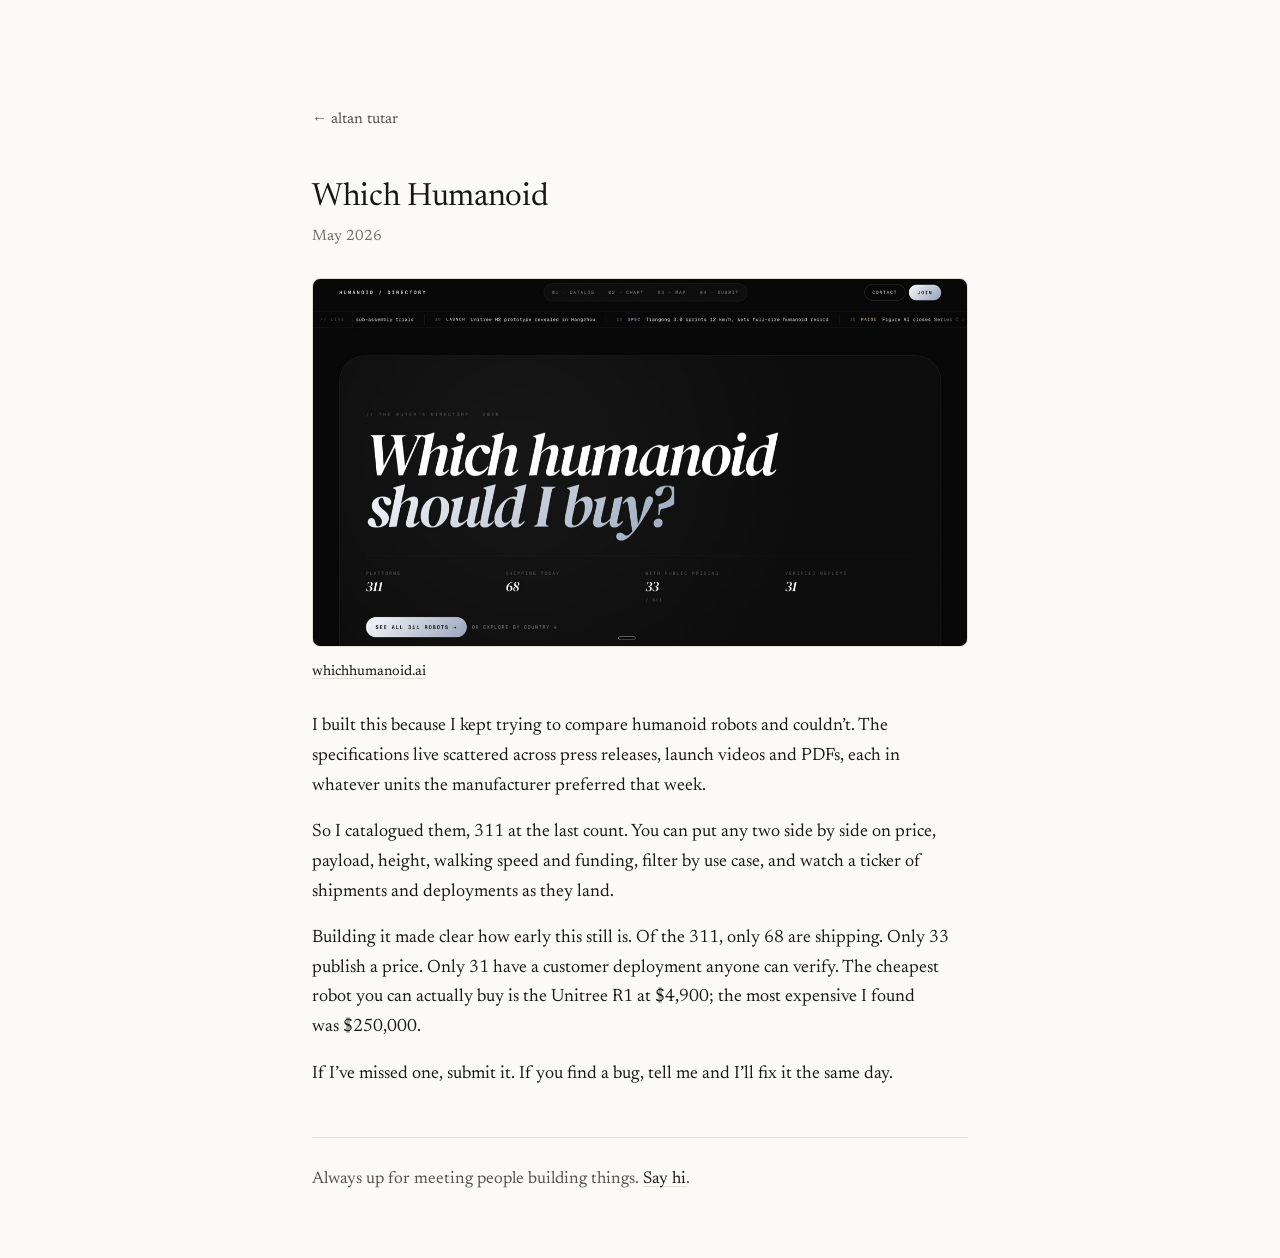
<file: which-humanoid.html>
<!doctype html>
<html lang="en">
  <head>
    <meta charset="utf-8" />
    <meta name="viewport" content="width=device-width, initial-scale=1" />
    <title>Which Humanoid, a buyer's directory for humanoid robots — Altan Tutar</title>
    <meta name="description" content="Why I catalogued 311 humanoid robots: only 68 are shipping, 33 publish a price, and 31 have a verifiable customer deployment." />
    <meta property="og:type" content="article" />
    <meta property="og:title" content="Which Humanoid — Altan Tutar" />
    <meta
      property="og:description"
      content="Why I catalogued 311 humanoid robots: only 68 are shipping, 33 publish a price, and 31 have a verifiable customer deployment."
    />
    <meta property="og:image" content="https://altantutar.me/og.jpg" />
    <meta name="twitter:card" content="summary_large_image" />
    <meta property="og:url" content="https://altantutar.me/which-humanoid" />
    <link rel="canonical" href="https://altantutar.me/which-humanoid" />
    <link rel="icon" href="favicon.svg" type="image/svg+xml" />
    <link rel="apple-touch-icon" href="portrait.jpg" />
    <link rel="stylesheet" href="style.css" />
    <script type="application/ld+json">
    {
      "@context": "https://schema.org",
      "@type": "BlogPosting",
      "headline": "Which Humanoid",
      "datePublished": "2026-05-11",
      "author": { "@type": "Person", "name": "Altan Tutar", "url": "https://altantutar.me" },
      "image": "https://altantutar.me/thumbs/whichhumanoid.jpg",
      "mainEntityOfPage": "https://altantutar.me/which-humanoid"
    }
    </script>
  </head>

  <body>
    <nav class="tabs">
      <a class="home" href="index.html">&#8592; altan tutar</a>
    </nav>

    <article class="post">
      <h1 class="page-title">Which Humanoid</h1>
      <p class="post-meta">May 2026</p>

      <figure>
        <a class="shot" href="https://whichhumanoid.ai"
          ><img
            src="thumbs/whichhumanoid.jpg"
            alt="The Which Humanoid directory, showing humanoid robots side by side"
            loading="lazy"
        /></a>
        <figcaption>
          <a href="https://whichhumanoid.ai">whichhumanoid.ai</a>
        </figcaption>
      </figure>

      <p>
        I built this because I kept trying to compare humanoid robots and couldn&rsquo;t.
        The specifications live scattered across press releases, launch videos and PDFs,
        each in whatever units the manufacturer preferred that week.
      </p>
      <p>
        So I catalogued them, 311 at the last count. You can put any two side by side on price, payload,
        height, walking speed and funding, filter by use case, and watch a ticker of
        shipments and deployments as they land.
      </p>
      <p>
        Building it made clear how early this still is. Of the 311, only 68 are shipping.
        Only 33 publish a price. Only 31 have a customer deployment anyone can verify. The
        cheapest robot you can actually buy is the Unitree R1 at $4,900; the most expensive
        I found was $250,000.
      </p>
      <p>
        If I&rsquo;ve missed one, submit it. If you find a bug, tell me and I&rsquo;ll fix
        it the same day.
      </p>
    </article>

    <footer>
      Always up for meeting people building things.
      <a href="mailto:alttutar@gmail.com">Say hi</a>.
    </footer>
  </body>
</html>
</file>
<file: main.css>
/* Single-page site. Same palette and type as the old multi-page design. */

@font-face {
  font-family: 'Newsreader';
  src: url('newsreader.woff2') format('woff2-variations');
  font-weight: 200 800;
  font-display: swap;
}

:root {
  --paper: #fbfaf7;
  --ink: #191713;
  --muted: #56514a;
  --faint: #736d63;
  --rule: #e4dfd4;
  --accent: #9c4221;
  color-scheme: light;
}

* { box-sizing: border-box; }

body {
  margin: 0 auto;
  padding: 5rem 1.5rem 4rem;
  max-width: 44rem;
  background: var(--paper);
  color: var(--ink);
  font-family: Newsreader, 'Iowan Old Style', Georgia, serif;
  font-optical-sizing: auto;
  font-size: 1.125rem;
  line-height: 1.65;
  -webkit-font-smoothing: antialiased;
  text-rendering: optimizeLegibility;
}

/* ---- identity ------------------------------------------------------ */

header {
  display: flex;
  align-items: center;
  gap: 1rem;
  margin-bottom: 2.5rem;
}

header img {
  width: 4.5rem;
  height: 4.5rem;
  border-radius: 8px;
  object-fit: cover;
  flex-shrink: 0;
}

h1 {
  margin: 0;
  font-size: 1.375rem;
  font-weight: 400;
  letter-spacing: -0.01em;
  line-height: 1.25;
}

/* ---- sections ------------------------------------------------------ */

h2 {
  margin: 2.75rem 0 0.75rem;
  font-size: 0.875rem;
  font-weight: 400;
  font-style: italic;
  color: var(--faint);
  letter-spacing: 0.02em;
}

p {
  margin: 0 0 1.05rem;
  text-wrap: pretty;
}

.contact {
  color: var(--muted);
  font-size: 1rem;
}

/* ---- links --------------------------------------------------------- */

a {
  color: var(--ink);
  text-decoration: none;
  border-bottom: 1px solid var(--rule);
  transition: color 0.15s ease, border-color 0.15s ease;
}

a:hover {
  color: var(--accent);
  border-bottom-color: var(--accent);
}

/* ---- lists --------------------------------------------------------- */

ul {
  margin: 0;
  padding: 0;
  list-style: none;
}

li {
  margin: 0 0 1.1rem;
}

li p { margin: 0; }

li strong {
  font-weight: 600;
}

.meta {
  color: var(--faint);
  font-size: 0.9375rem;
}

/* ---- footer -------------------------------------------------------- */

hr {
  border: 0;
  border-top: 1px solid var(--rule);
  margin: 3rem 0 1.25rem;
}

footer {
  color: var(--faint);
  font-size: 0.9375rem;
}

@media (max-width: 480px) {
  body { padding: 3rem 1.25rem 3rem; }
}
</file>
<file: style.css>
/* Shared by every page. Edit once, changes everywhere. */

@font-face {
  font-family: 'Newsreader';
  src: url('newsreader.woff2') format('woff2-variations');
  font-weight: 200 800;
  font-display: swap;
}

:root {
  --paper: #fbfaf7;
  --ink: #191713;
  --muted: #56514a;
  --faint: #736d63;
  --rule: #e4dfd4;
  --accent: #9c4221;
  color-scheme: light;
}

* {
  box-sizing: border-box;
}

body {
  margin: 0 auto;
  padding: 5rem 1.5rem 4rem;
  max-width: 44rem;
  background: var(--paper);
  color: var(--ink);
  font-family: Newsreader, 'Iowan Old Style', Georgia, serif;
  font-optical-sizing: auto;
  font-size: 1.125rem;
  line-height: 1.65;
  -webkit-font-smoothing: antialiased;
  text-rendering: optimizeLegibility;
}

/* ---- navigation --------------------------------------------------- */

nav.tabs {
  display: flex;
  flex-wrap: wrap;
  align-items: baseline;
  justify-content: flex-start;
  gap: 0.35rem 1.25rem;
  font-size: 0.9375rem;
  margin: 1.75rem 0 2.75rem;
}

/* Home link sits left, tabs follow. */
nav.tabs .home {
  margin-right: 0;
}

nav.tabs a {
  color: var(--muted);
  text-decoration: none;
}

nav.tabs a:hover {
  color: var(--accent);
}

nav.tabs a[aria-current='page'] {
  color: var(--ink);
}

/* ---- home page ---------------------------------------------------- */

/* Compact identity block: small square photo, name and role beside it. */
.intro {
  display: flex;
  flex-direction: row;
  align-items: flex-start;
  gap: 1rem;
}

img.portrait {
  width: 4.5rem;
  height: 4.5rem;
  border-radius: 8px;
  object-fit: cover;
  flex-shrink: 0;
}

h1 {
  margin: 0;
  font-size: 1.375rem;
  font-weight: 400;
  letter-spacing: -0.01em;
  line-height: 1.25;
}

.role-line {
  margin: 0.15rem 0 0;
  color: var(--faint);
  font-size: 1rem;
}

.bio {
  margin-top: 0;
}

.bio p {
  margin: 0 0 1.05rem;
  text-wrap: pretty;
}

.bio .greeting {
  margin-bottom: 1.25rem;
}

/* Hairline after the opening paragraph, as on the reference. */
.bio hr {
  border: 0;
  border-top: 1px solid var(--rule);
  margin: 1.75rem 0;
}

/* ---- contact block + link cards ------------------------------------- */

/* Soft warm wash, layered radial gradients rather than an image file — keeps
   the page dependency-free and scales to any width. */
.cta {
  position: relative;
  overflow: hidden;
  margin-top: 2.75rem;
  padding: 1.9rem 1.75rem;
  border: 1px solid var(--rule);
  border-radius: 12px;
  background:
    radial-gradient(90% 130% at 88% 6%, rgba(196, 122, 74, 0.2) 0%, transparent 58%),
    radial-gradient(80% 120% at 12% 96%, rgba(156, 66, 33, 0.13) 0%, transparent 62%),
    radial-gradient(60% 90% at 55% 40%, rgba(232, 214, 190, 0.5) 0%, transparent 70%),
    #f8f6f1;
}

.cta p {
  position: relative;
  margin: 0 0 1.3rem;
  color: var(--ink);
  font-size: 1.0625rem;
  max-width: 30rem;
  text-wrap: pretty;
}

.button {
  position: relative;
  display: inline-block;
  padding: 0.5rem 1.15rem;
  border-radius: 8px;
  background: var(--ink);
  color: var(--paper);
  font-size: 0.9375rem;
  text-decoration: none;
  transition:
    background 0.15s ease,
    transform 0.15s ease;
}

.button:hover {
  background: var(--accent);
  color: var(--paper);
  transform: translateY(-1px);
}

ul.cards {
  margin: 1rem 0 0;
  padding: 0;
  list-style: none;
  display: grid;
  grid-template-columns: repeat(2, 1fr);
  gap: 0.65rem;
}

ul.cards a {
  display: flex;
  align-items: center;
  gap: 0.6rem;
  padding: 0.7rem 0.9rem;
  border: 1px solid var(--rule);
  border-radius: 8px;
  text-decoration: none;
  color: var(--ink);
  font-size: 0.9375rem;
  transition:
    border-color 0.15s ease,
    color 0.15s ease;
}

ul.cards a:hover {
  border-color: var(--accent);
  color: var(--accent);
}

ul.cards svg {
  width: 1.05rem;
  height: 1.05rem;
  fill: currentColor;
  flex-shrink: 0;
}

ul.cards .arrow {
  margin-left: auto;
  color: var(--faint);
  font-size: 0.8em;
}

/* An unverified profile stays faded until you give it a real href. */
ul.cards a[href='#'] {
  opacity: 0.45;
}

@media (max-width: 30rem) {
  ul.cards {
    grid-template-columns: 1fr;
  }
}

/* ---- inner pages --------------------------------------------------- */

h1.page-title {
  margin: 0 0 1.75rem;
  font-size: 2rem;
}

.lede {
  margin: -1.25rem 0 1.75rem;
  color: var(--faint);
  text-wrap: pretty;
}

.group {
  margin-bottom: 1.75rem;
}

.group h2 {
  margin: 0 0 0.5rem;
  font-size: 0.875rem;
  font-weight: 400;
  font-style: italic;
  color: var(--faint);
}

ul.entries {
  margin: 0;
  padding: 0;
  list-style: none;
}

ul.entries li {
  margin-bottom: 0.6rem;
  font-size: 1.0625rem;
  text-wrap: pretty;
}

ul.entries .src {
  color: var(--faint);
}

/* ---- papers, with a first-page thumbnail ---------------------------- */

ul.papers {
  margin: 0;
  padding: 0;
  list-style: none;
}

ul.papers li {
  display: grid;
  grid-template-columns: 6.5rem 1fr;
  gap: 1.25rem;
  margin-bottom: 2rem;
  align-items: start;
}

/* The thumbnail slot keeps its shape even before you add an image, so the
   layout doesn't jump when the PDFs go in. */
ul.papers .thumb {
  display: block;
  aspect-ratio: 1 / 1.294; /* US Letter */
  border: 1px solid var(--rule);
  border-radius: 3px;
  background: #fff;
  object-fit: cover;
  object-position: top center;
  width: 100%;
  transition: border-color 0.15s ease;
}

ul.papers a:hover .thumb {
  border-color: var(--accent);
}

ul.papers .empty-thumb {
  display: flex;
  align-items: center;
  justify-content: center;
  padding: 0.5rem;
  font-size: 0.6875rem;
  line-height: 1.35;
  color: var(--faint);
  text-align: center;
  background: #f7f5f0;
}

ul.papers .title {
  font-size: 1.0625rem;
  display: block;
  margin-bottom: 0.3rem;
}

ul.papers .cite {
  display: block;
  color: var(--faint);
  font-size: 0.9375rem;
}

/* ---- video grid ------------------------------------------------------ */

ul.videos {
  margin: 0;
  padding: 0;
  list-style: none;
  display: grid;
  grid-template-columns: repeat(2, 1fr);
  gap: 1.5rem 1.25rem;
}

ul.videos a {
  display: block;
  text-decoration: none;
  color: var(--ink);
}

.frame {
  position: relative;
  display: block;
  aspect-ratio: 16 / 9;
  border: 1px solid var(--rule);
  border-radius: 8px;
  overflow: hidden;
  background: var(--paper-sunk, #f2efe8);
  transition: border-color 0.15s ease;
}

.frame img {
  width: 100%;
  height: 100%;
  object-fit: cover;
  display: block;
}

/* Play triangle, drawn in CSS so no extra asset loads. */
.frame::after {
  content: '';
  position: absolute;
  left: 50%;
  top: 50%;
  transform: translate(-50%, -50%);
  width: 0;
  height: 0;
  border-style: solid;
  border-width: 0.55rem 0 0.55rem 0.95rem;
  border-color: transparent transparent transparent rgba(255, 255, 255, 0.95);
  filter: drop-shadow(0 1px 3px rgba(0, 0, 0, 0.45));
  transition: transform 0.15s ease;
}

ul.videos a:hover .frame {
  border-color: var(--accent);
}

ul.videos a:hover .frame::after {
  transform: translate(-50%, -50%) scale(1.12);
}

ul.videos .v-title {
  display: block;
  margin-top: 0.6rem;
  font-size: 1rem;
  line-height: 1.4;
  text-wrap: pretty;
}

ul.videos a:hover .v-title {
  color: var(--accent);
}

ul.videos .v-src {
  display: block;
  margin-top: 0.15rem;
  color: var(--faint);
  font-size: 0.875rem;
}

/* Audio-only or offsite items sit in the same grid without a thumbnail. */
.frame.audio {
  display: flex;
  align-items: center;
  justify-content: center;
  background: #f4f1ea;
  color: var(--faint);
  font-size: 0.8125rem;
  font-style: italic;
}

.frame.audio::after {
  display: none;
}

@media (max-width: 34rem) {
  ul.videos {
    grid-template-columns: 1fr;
    gap: 1.35rem;
  }
}

/* Award badge */
.award {
  display: inline-flex;
  align-items: center;
  gap: 0.35rem;
  margin-bottom: 0.4rem;
  padding: 0.1rem 0.5rem;
  border: 1px solid var(--accent);
  border-radius: 999px;
  color: var(--accent);
  font-size: 0.75rem;
  white-space: nowrap;
}

@media (max-width: 30rem) {
  ul.papers li {
    grid-template-columns: 4.5rem 1fr;
    gap: 0.9rem;
  }
}

p.body {
  margin: 0 0 1.05rem;
  text-wrap: pretty;
}

/* ---- links --------------------------------------------------------- */

a {
  color: var(--ink);
  text-decoration: underline;
  text-decoration-color: var(--rule);
  text-decoration-thickness: 1px;
  text-underline-offset: 0.18em;
  transition:
    color 0.15s ease,
    text-decoration-color 0.15s ease;
}

a:hover {
  color: var(--accent);
  text-decoration-color: currentColor;
}

a:focus-visible {
  outline: 2px solid var(--accent);
  outline-offset: 3px;
  border-radius: 2px;
}

/* An unfilled link shows up dotted and grey, so a placeholder can't
   quietly ship. Give it a real href and it styles itself normally. */
a[href='#'] {
  color: var(--faint);
  text-decoration-style: dotted;
}

.ext {
  font-size: 0.75em;
  color: var(--faint);
  margin-left: 0.1em;
}

/* ---- footer -------------------------------------------------------- */

footer {
  margin-top: 3rem;
  padding-top: 1.75rem;
  border-top: 1px solid var(--rule);
  color: var(--muted);
  font-size: 1.0625rem;
}

::selection {
  background: rgba(156, 66, 33, 0.16);
}

@media (max-width: 34rem) {
  body {
    padding-top: 3rem;
    font-size: 1.0625rem;
  }

  nav.tabs {
    margin-bottom: 2rem;
    gap: 0.3rem 1.1rem;
  }


  h1 {
    font-size: 1.25rem;
  }

  h1.page-title {
    font-size: 1.75rem;
  }
}

@media (prefers-reduced-motion: reduce) {
  * {
    transition-duration: 0.01ms !important;
  }
}

/* ---- screenshots & post pages --------------------------------------- */

a.shot {
  display: block;
  margin-bottom: 0.9rem;
  border: 1px solid var(--rule);
  border-radius: 8px;
  overflow: hidden;
  line-height: 0;
  transition: border-color 0.15s ease;
}

a.shot:hover {
  border-color: var(--accent);
}

a.shot img {
  width: 100%;
  height: auto;
  display: block;
}

li.showcase {
  margin-bottom: 2rem;
}

article.post p {
  margin: 0 0 1.05rem;
  text-wrap: pretty;
}

article.post .post-meta {
  margin: -1.25rem 0 1.75rem;
  color: var(--faint);
  font-size: 0.9375rem;
}

article.post figure {
  margin: 1.75rem 0;
}

article.post figcaption {
  margin-top: 0.5rem;
  color: var(--faint);
  font-size: 0.875rem;
}

/* Typeset cover for papers with no open-access first page. Reads as a
   deliberate spine label rather than a missing asset. */
ul.papers .cover {
  display: flex;
  flex-direction: column;
  align-items: center;
  justify-content: center;
  gap: 0.5rem;
  padding: 0.75rem 0.4rem;
  background: linear-gradient(170deg, #f7f5ef 0%, #f2efe6 100%);
  text-align: center;
}

ul.papers .cover-venue {
  font-size: 0.8125rem;
  line-height: 1.25;
  color: var(--muted);
}

ul.papers .cover-rule {
  width: 1.5rem;
  height: 1px;
  background: var(--rule);
}

ul.papers .cover-year {
  font-size: 0.9375rem;
  font-style: italic;
  color: var(--faint);
}

/* ---- activity page: world map + heatmaps ---------------------------- */
/* Both are inline SVG baked in by scripts/build_activity.py. */

.worldmap svg {
  width: 100%;
  height: auto;
  display: block;
}

.worldmap .country {
  fill: #eae4d7;
  stroke: var(--paper);
  stroke-width: 0.6;
}

.worldmap .country.v {
  fill: var(--accent);
  fill-opacity: 0.82;
}

.worldmap .country:hover {
  fill: #d8d0be;
}

.worldmap .country.v:hover {
  fill: var(--accent);
  fill-opacity: 1;
}

/* CSS-only hover label: each country path is followed by a hidden <text>
   with its name, revealed by the sibling selector. Safari never shows
   native SVG <title> tooltips, so this is the dependable route. */
.worldmap .label {
  opacity: 0;
  pointer-events: none;
  fill: var(--muted);
  font-family: inherit;
  font-size: 24px;
  font-style: italic;
  transition: opacity 0.12s ease;
}

.worldmap .country:hover + .label {
  opacity: 1;
}

.heatmap {
  margin-top: 0.25rem;
}

.heatmap svg {
  width: 100%;
  height: auto;
  display: block;
}

.heatmap text {
  font-family: inherit;
  font-size: 10px;
  fill: var(--faint);
}

.widget-note {
  margin: 0.5rem 0 0;
  color: var(--faint);
  font-size: 0.875rem;
}

/* Follower counts on the social cards. Deliberately quiet: they are context,
   not a headline. Update by hand when they drift. */
ul.cards .count {
  margin-left: 0.4rem;
  color: var(--faint);
  font-size: 0.8125rem;
}
</file>
